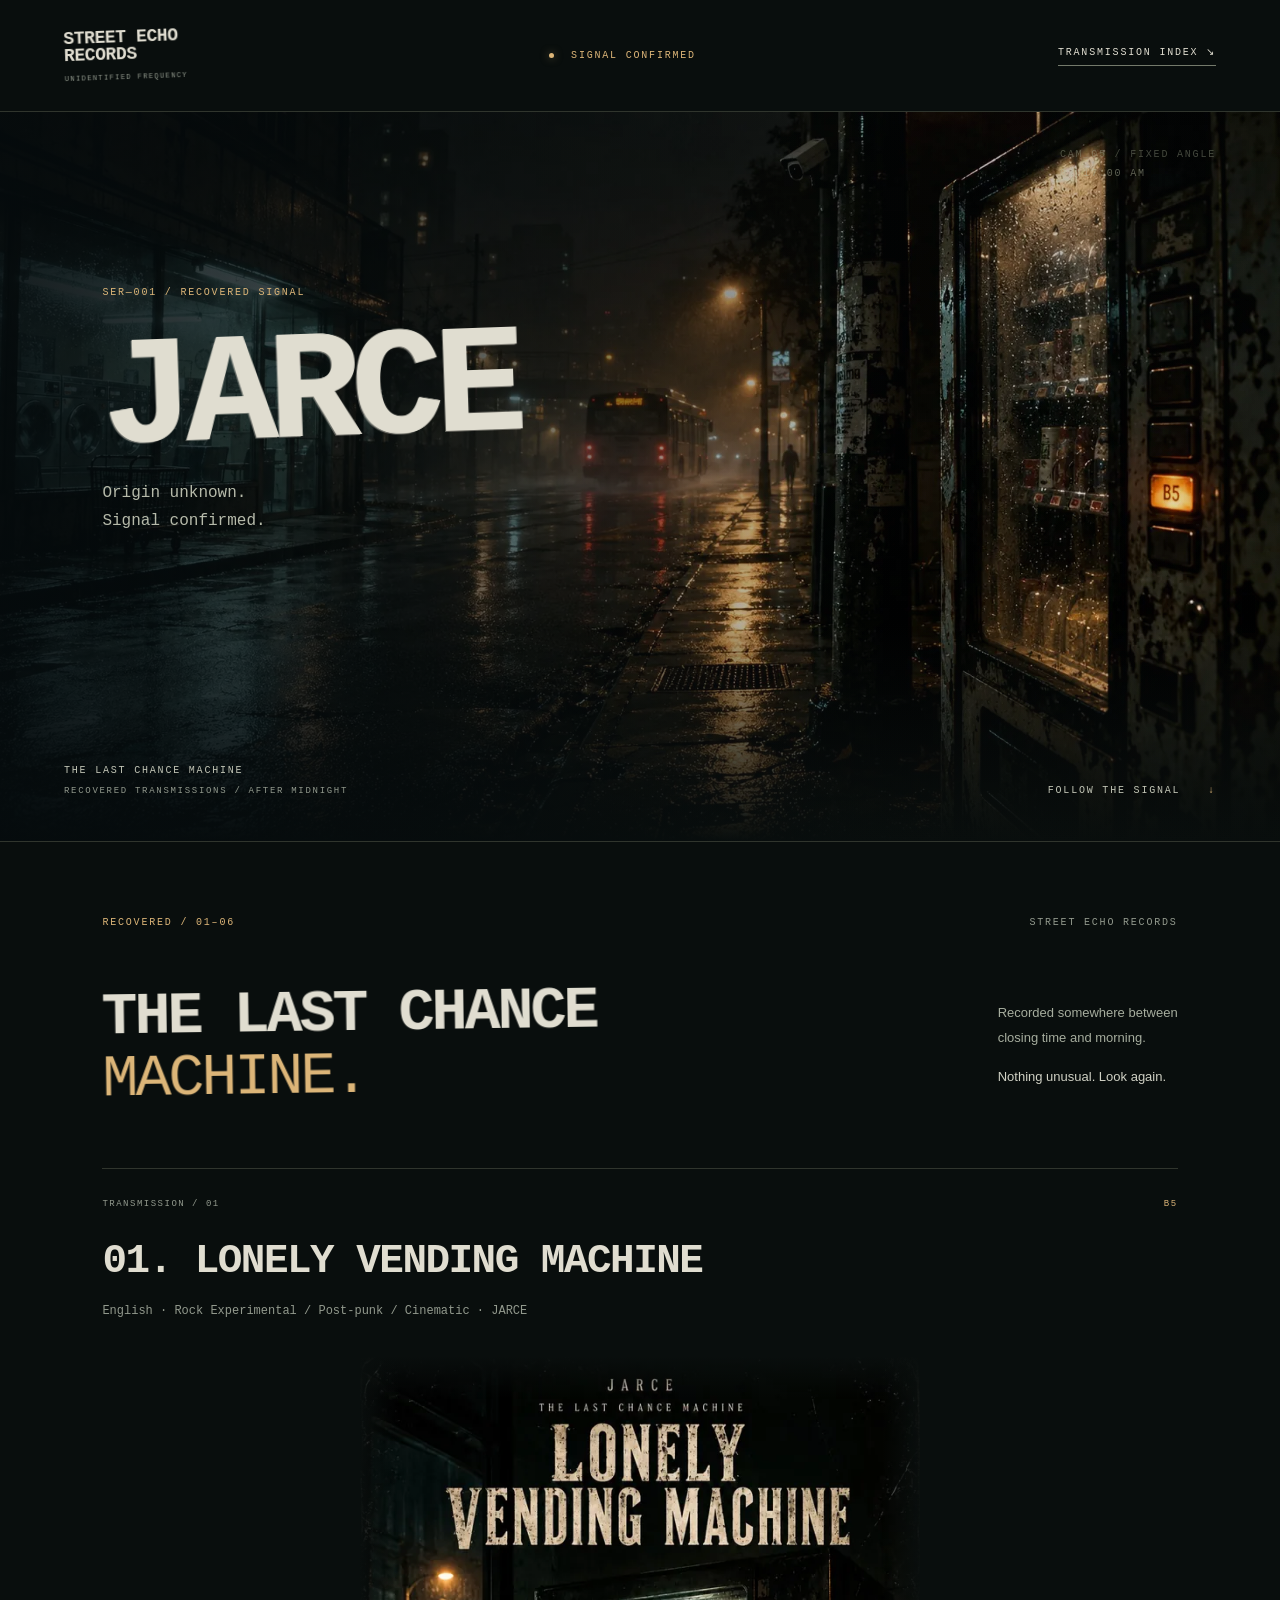
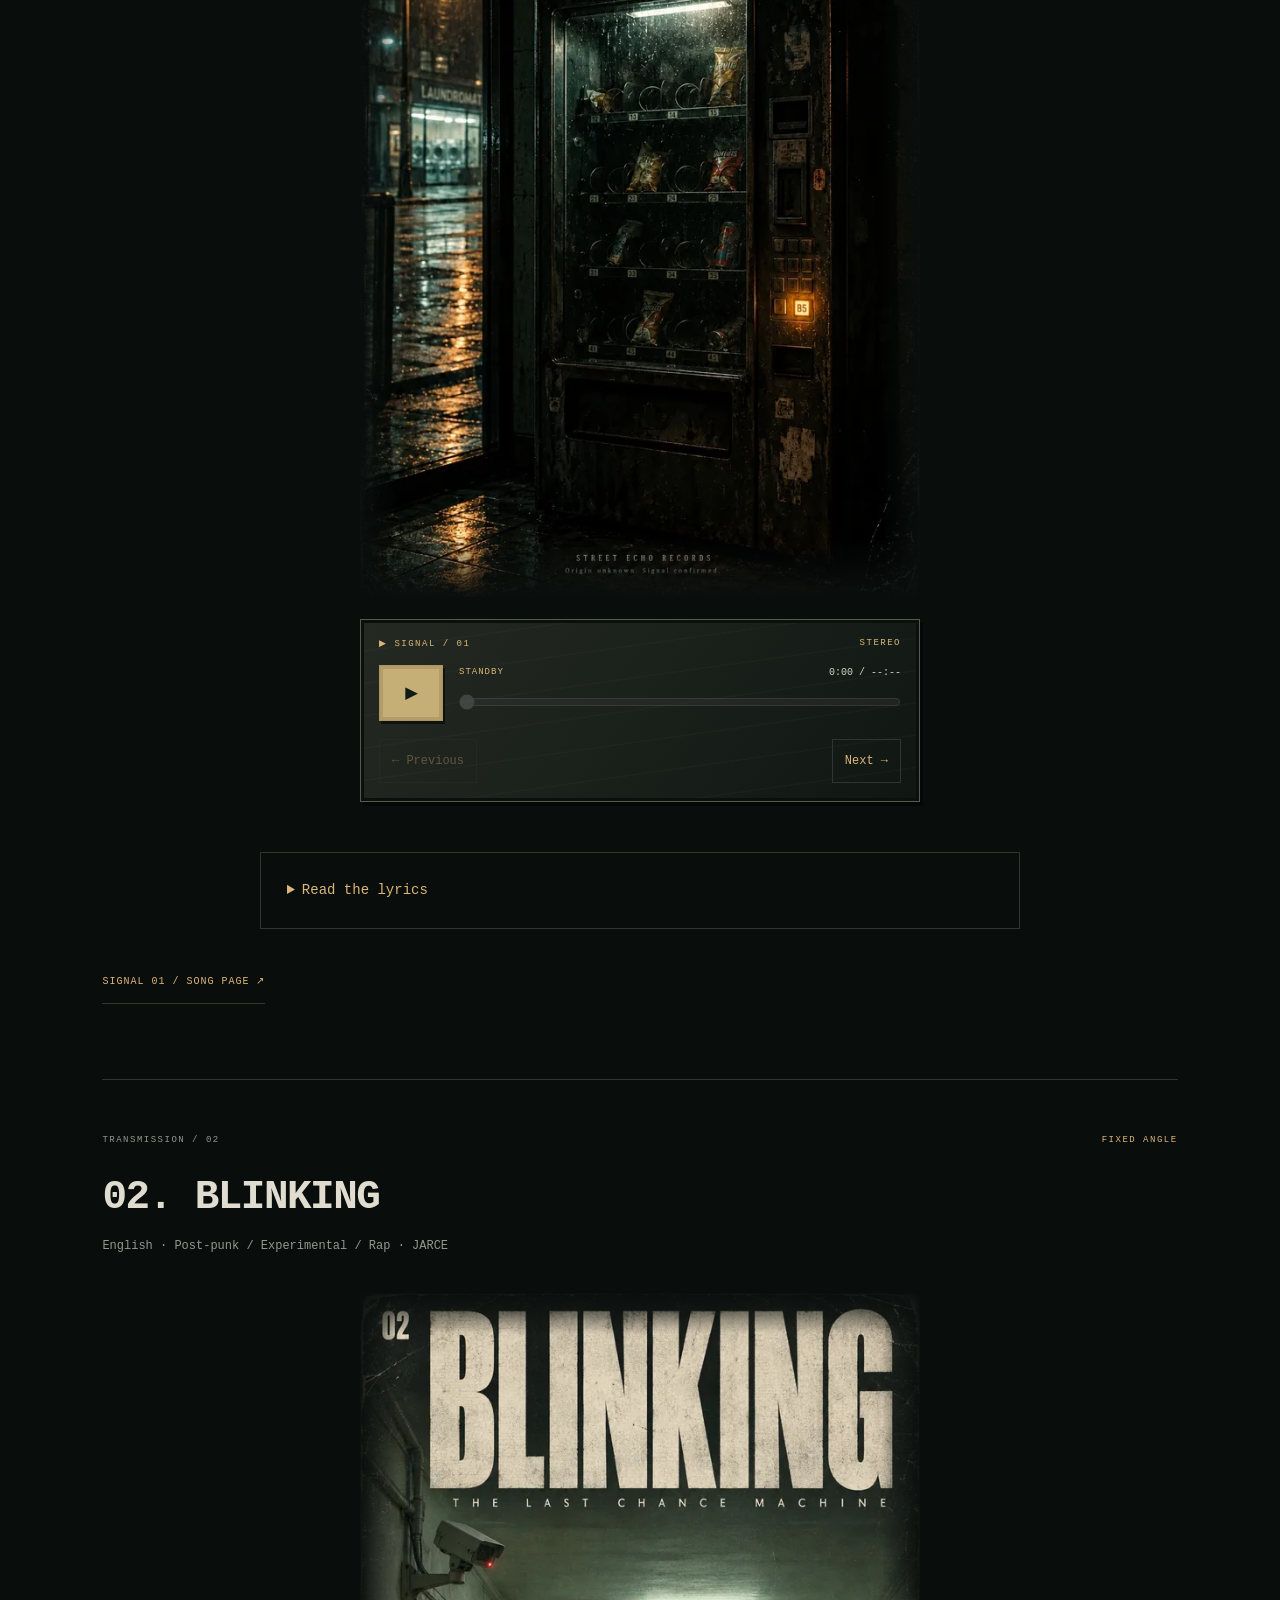
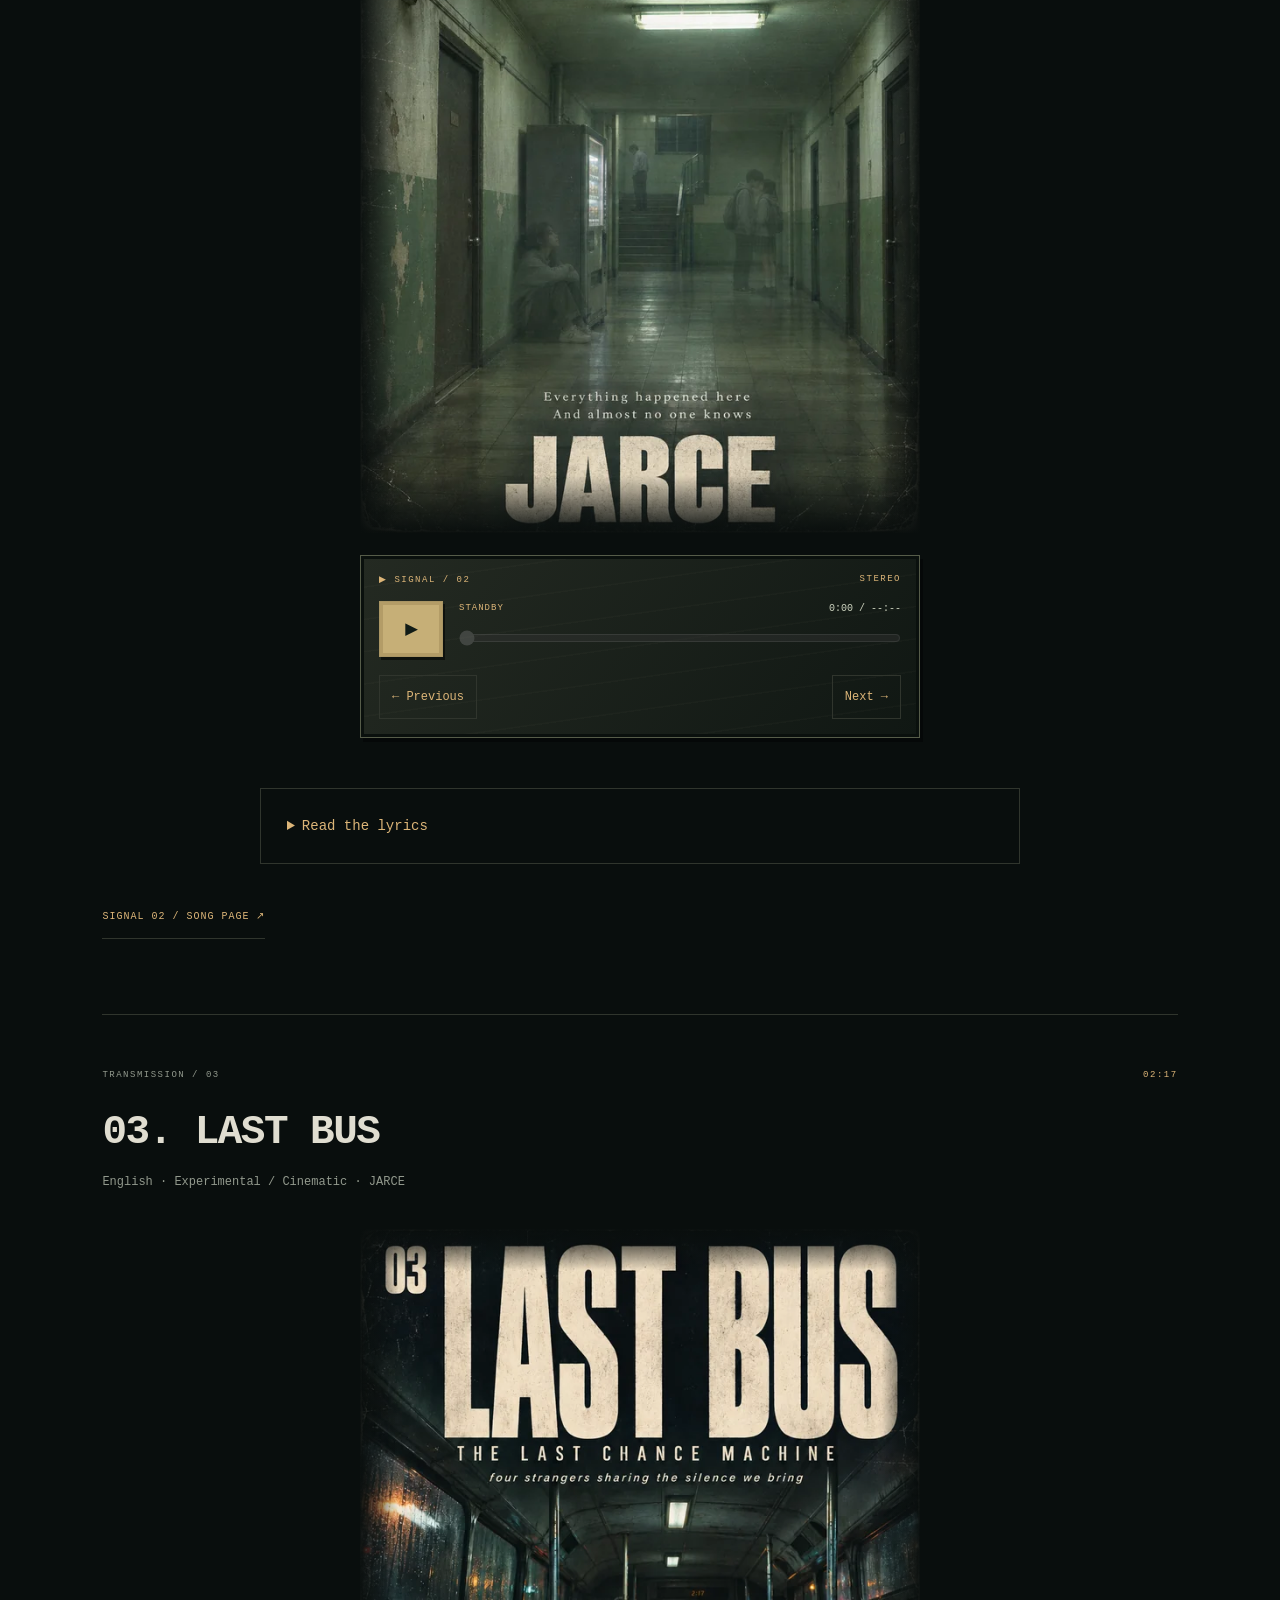
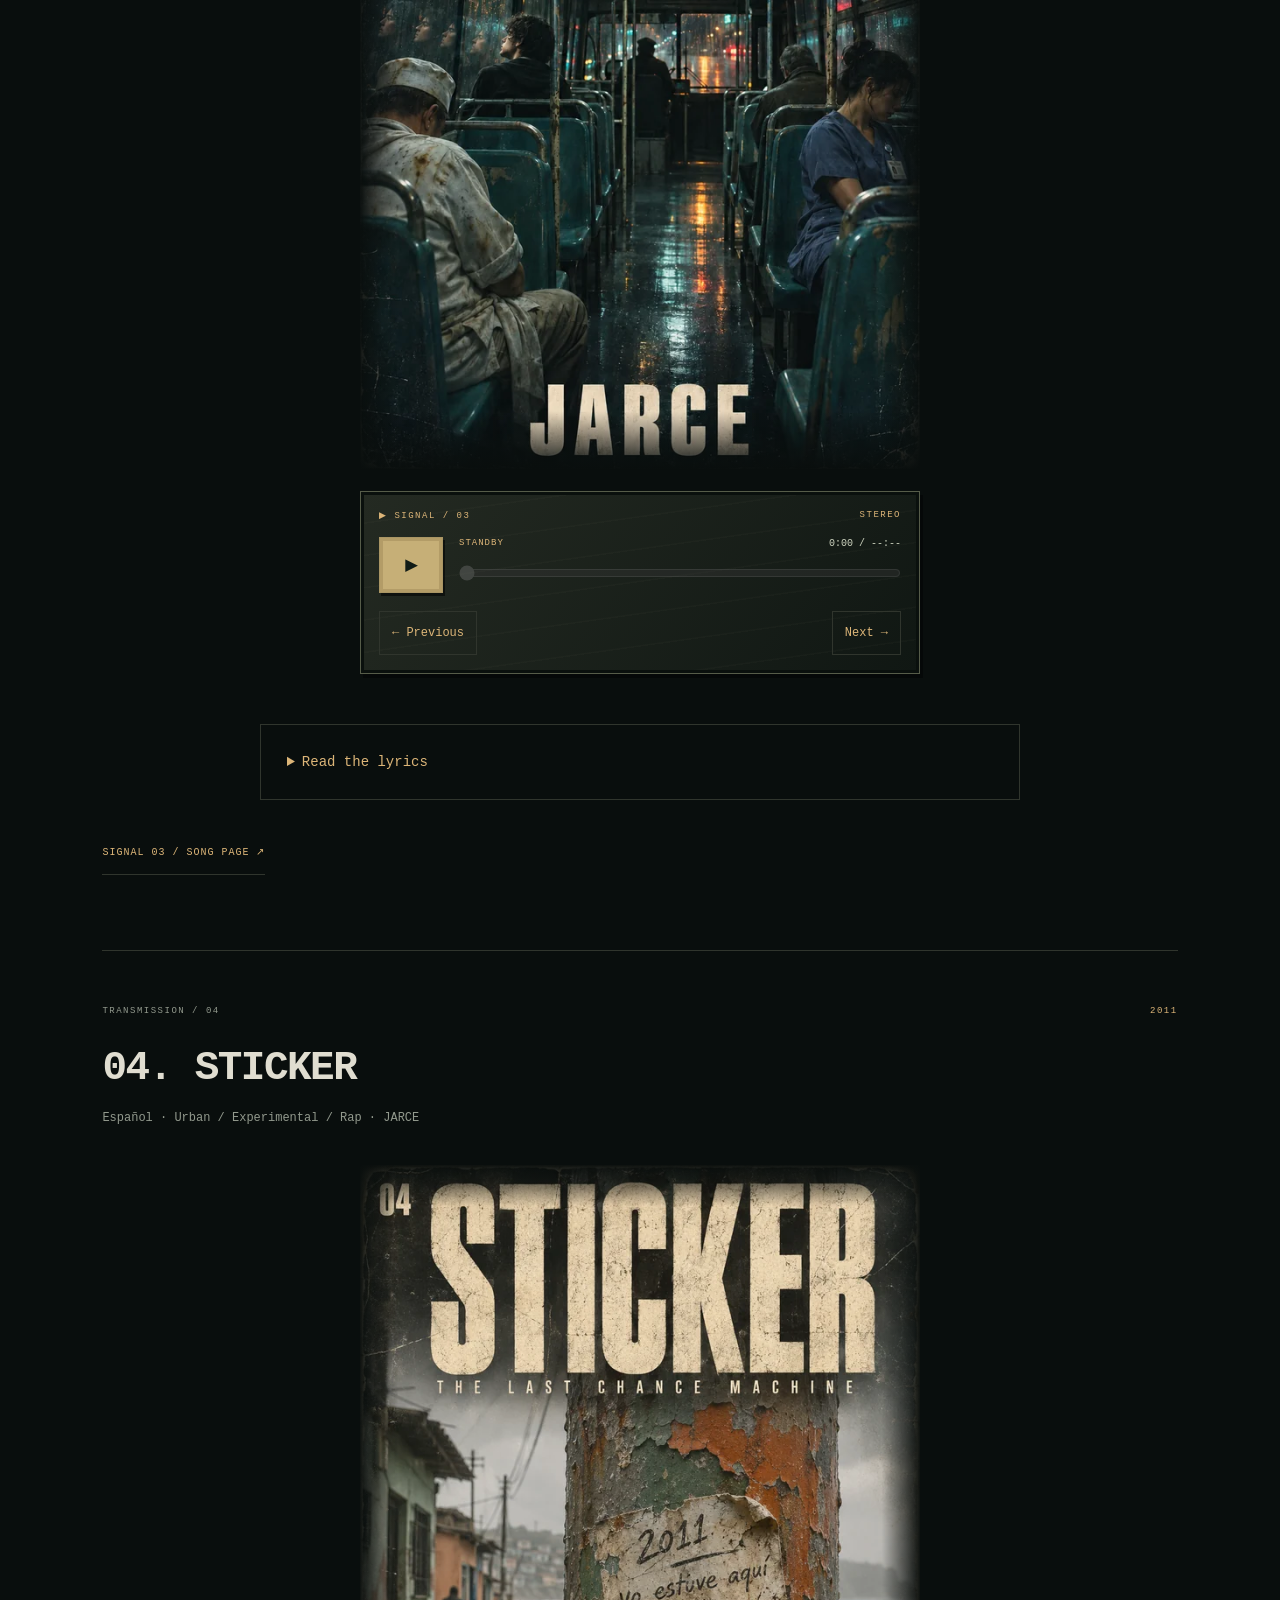
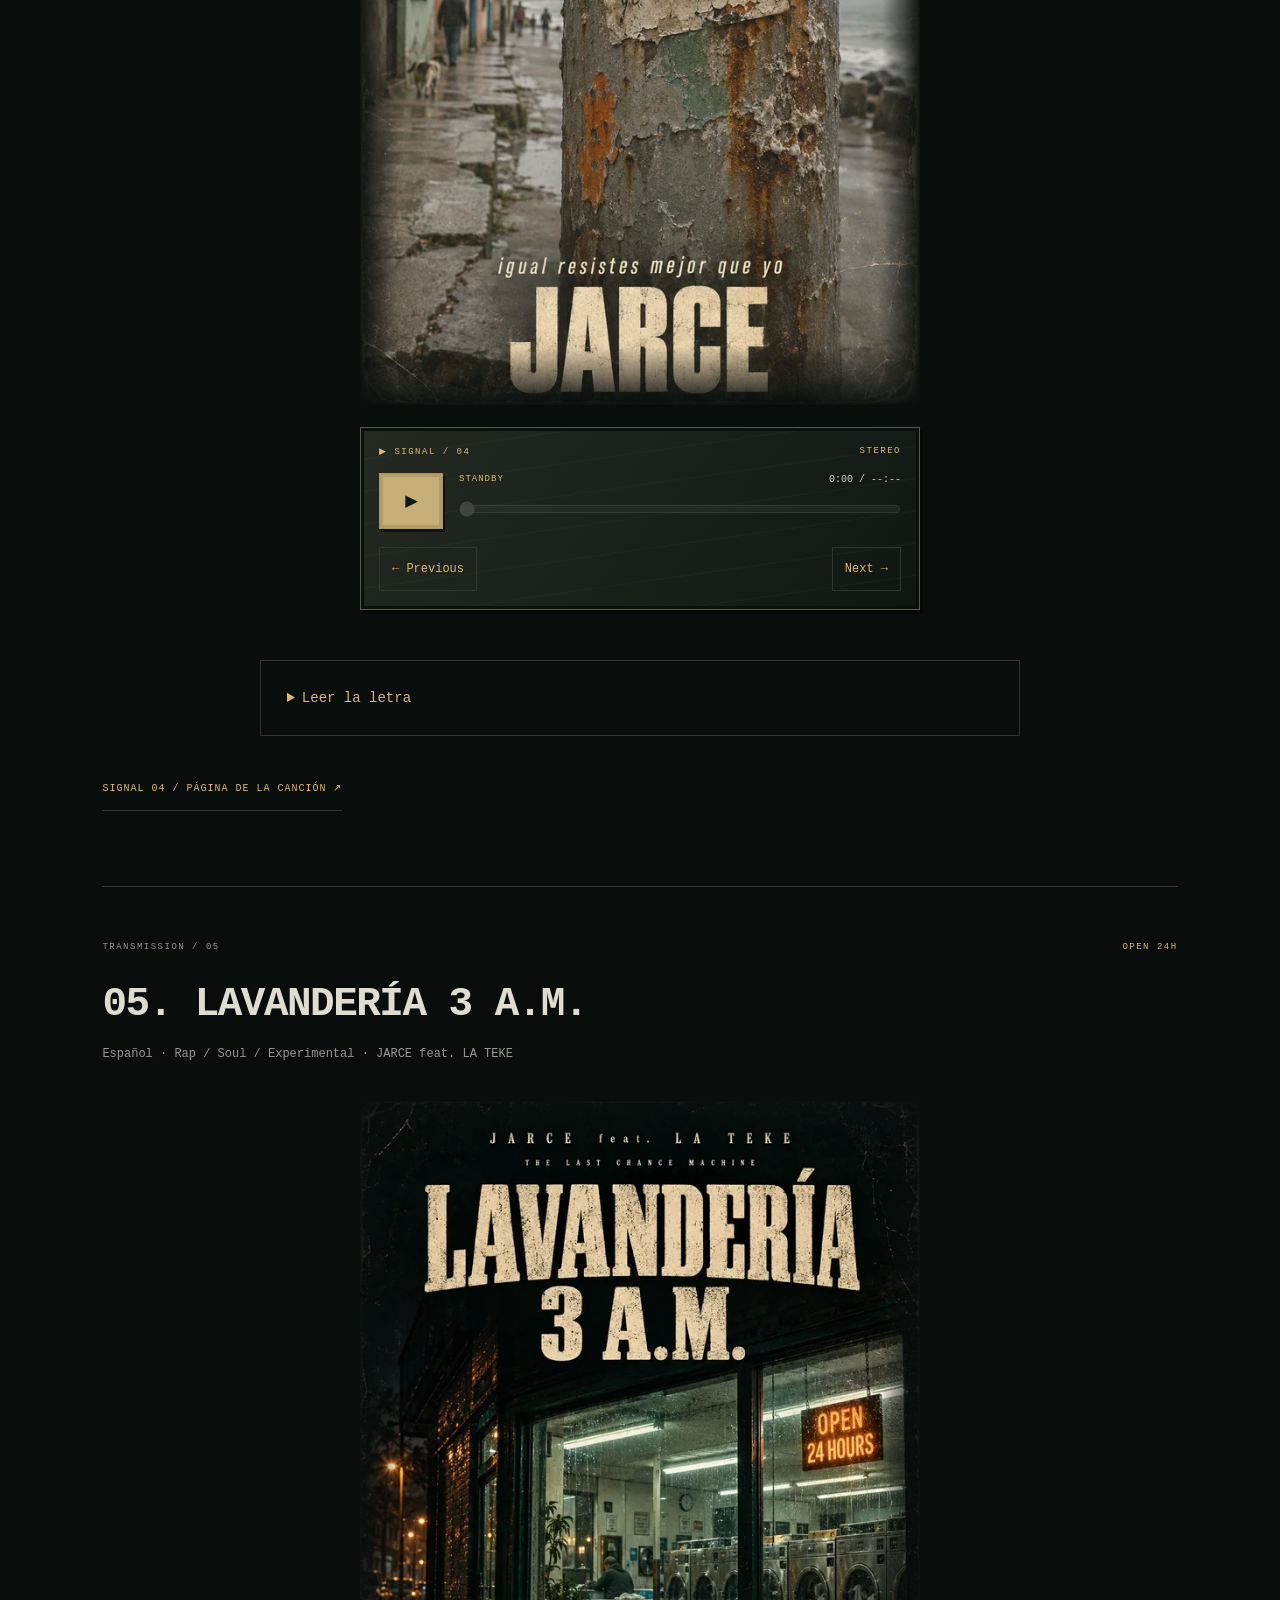
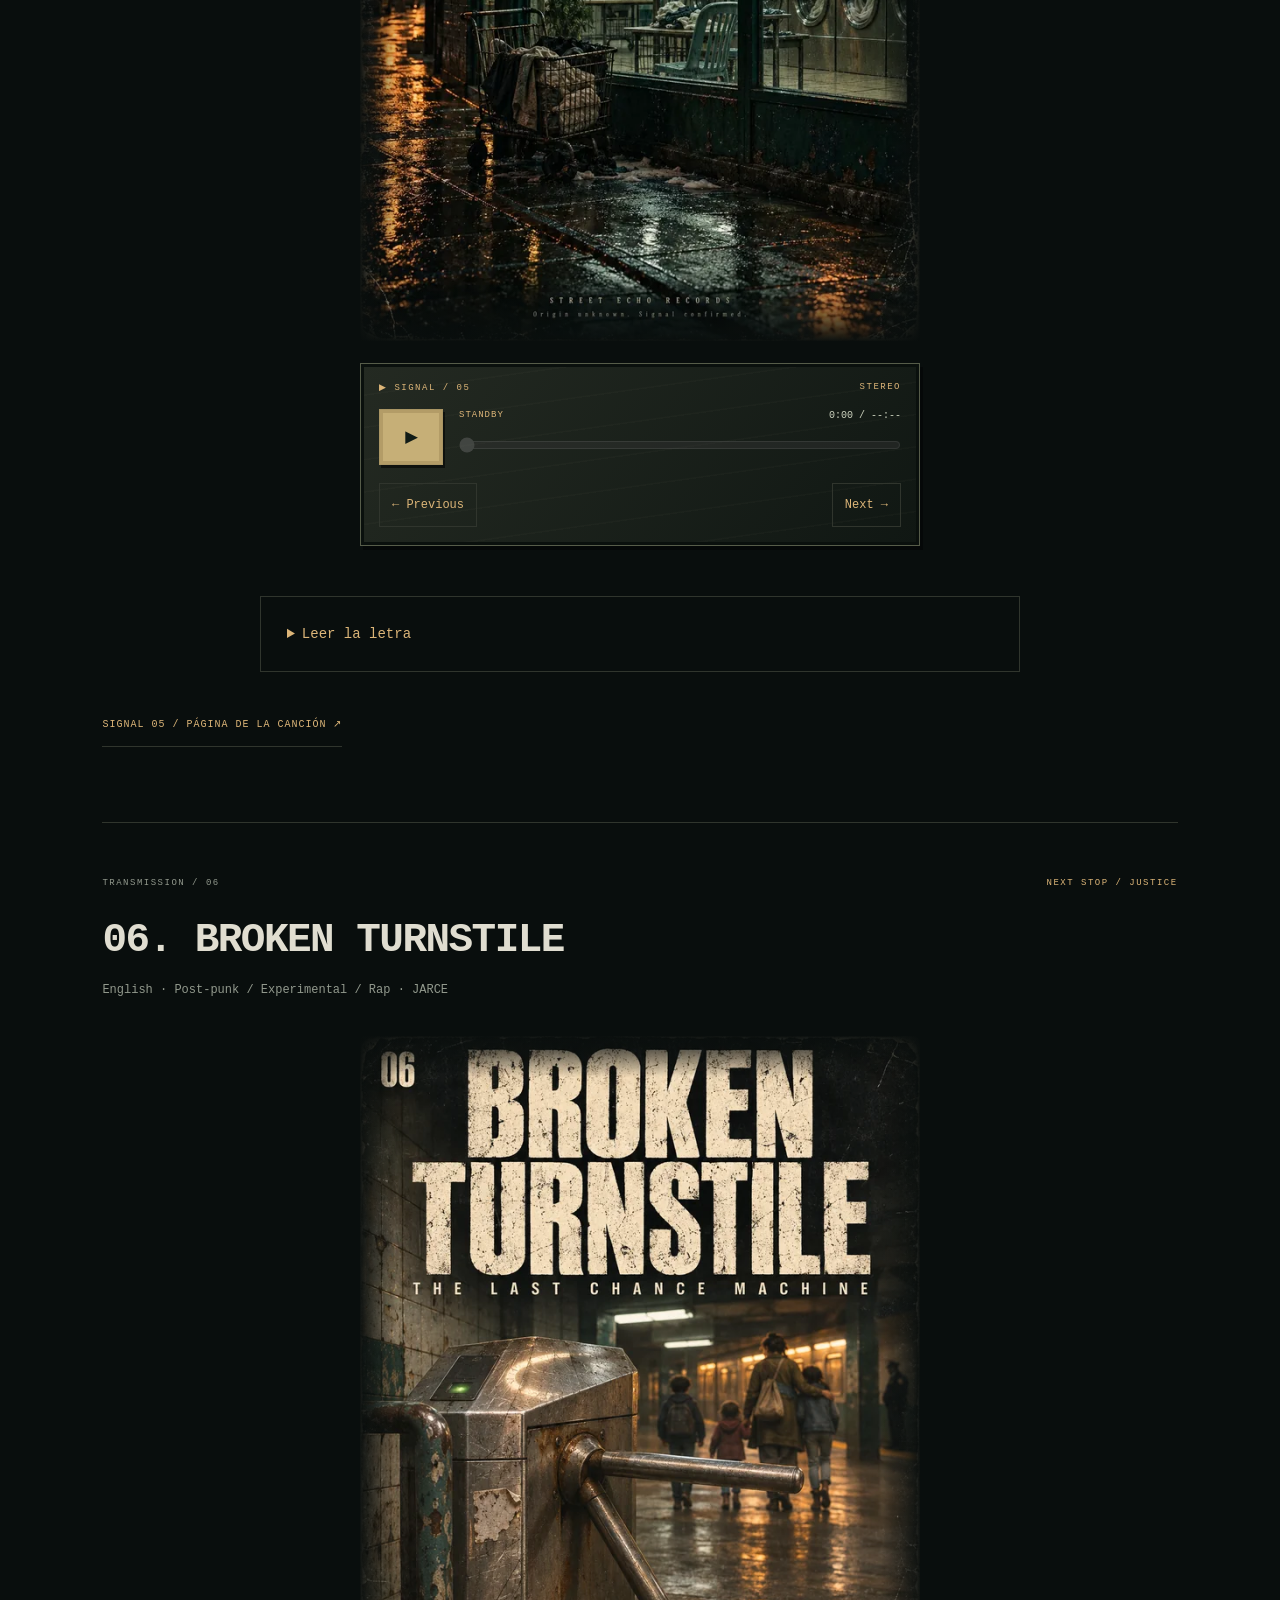
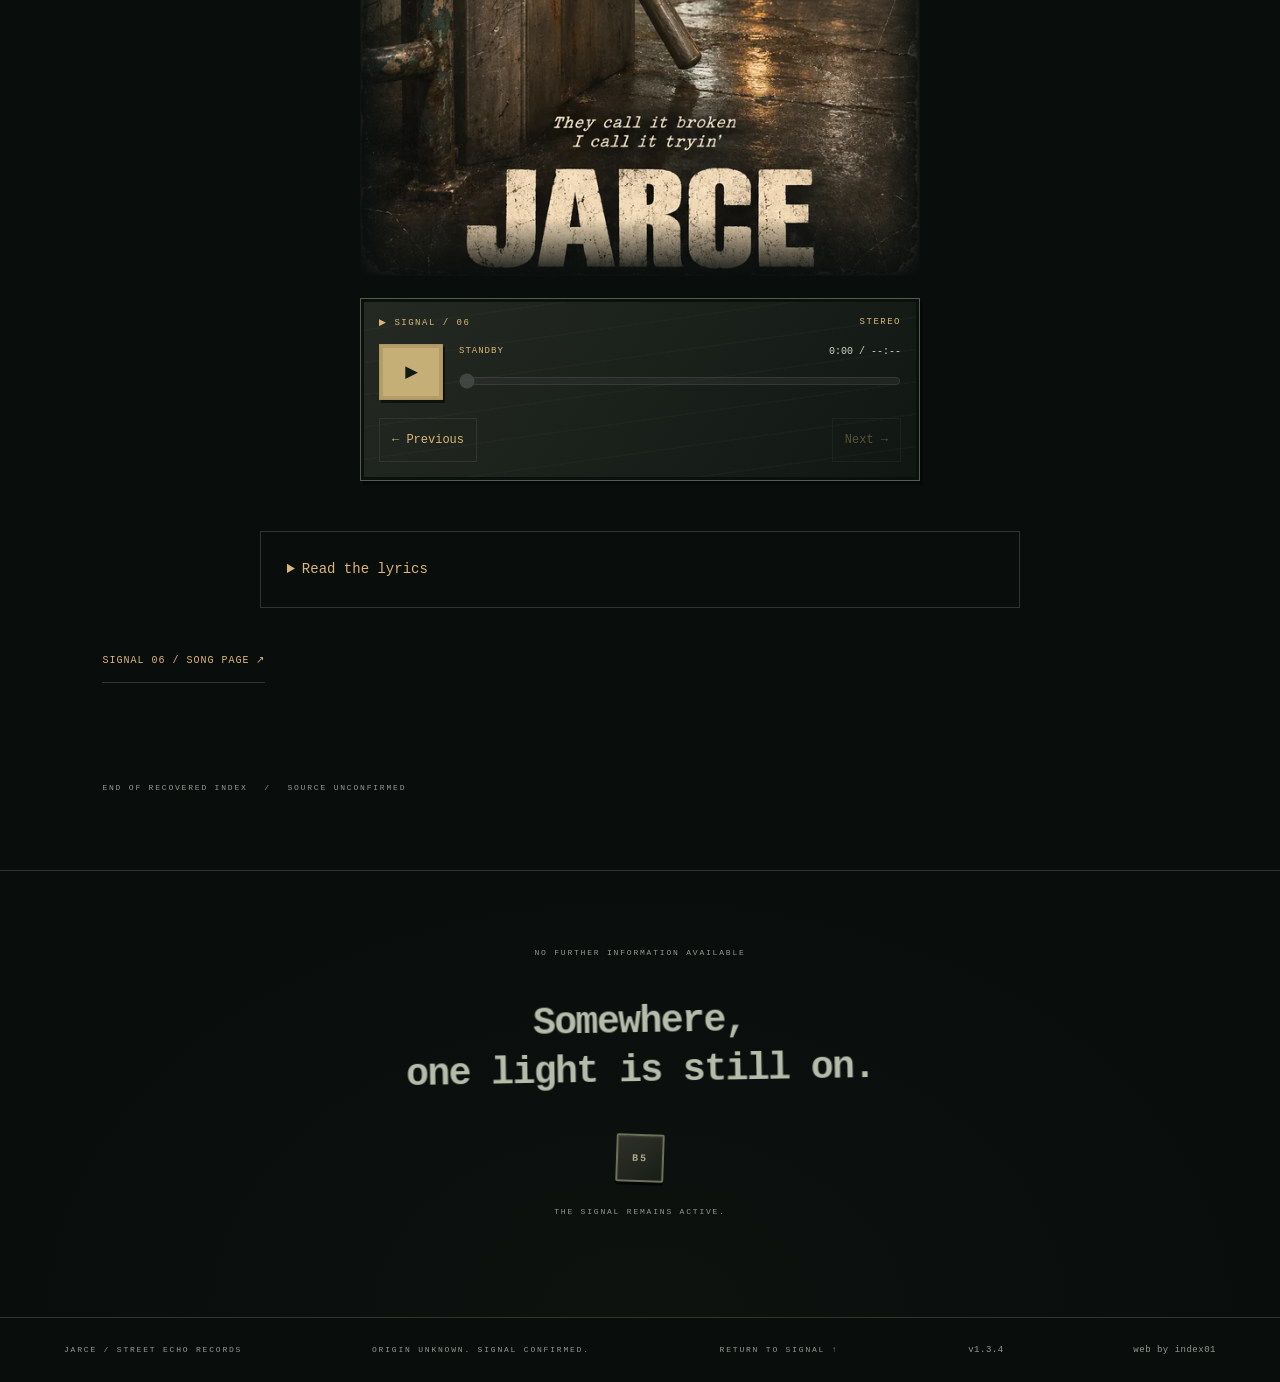
<file: index.html>
<!doctype html>
<html lang="en">
<head>
<meta charset="utf-8"><meta name="viewport" content="width=device-width, initial-scale=1">
<meta name="theme-color" content="#090e0d"><meta name="description" content="Listen to THE LAST CHANCE MACHINE by JARCE: six late-night transmissions in English and Spanish, with original posters and lyrics. Origin unknown.">
<title>JARCE / Signal confirmed.</title><link rel="preload" as="image" href="/assets/jarce-night-signal.webp" type="image/webp" fetchpriority="high"><link rel="stylesheet" href="/style.css?v=1.3.4"><script src="/signal.js?v=1.3.4" defer></script>

<link rel="canonical" href="https://jarce.online/">
<meta property="og:type" content="website">
<meta property="og:site_name" content="JARCE">
<meta property="og:locale" content="en_US">
<meta property="og:title" content="JARCE / Signal confirmed.">
<meta property="og:description" content="Listen to THE LAST CHANCE MACHINE by JARCE: six late-night transmissions in English and Spanish, with original posters and lyrics. Origin unknown.">
<meta property="og:url" content="https://jarce.online/">
<meta property="og:image" content="https://jarce.online/assets/og/home.jpg">
<meta property="og:image:secure_url" content="https://jarce.online/assets/og/home.jpg">
<meta property="og:image:type" content="image/jpeg">
<meta property="og:image:width" content="1200">
<meta property="og:image:height" content="630">
<meta property="og:image:alt" content="JARCE: Origin unknown. Signal confirmed. A rain-soaked street after midnight with a vending machine and B5 lit.">
<meta name="twitter:card" content="summary_large_image">
<meta name="twitter:title" content="JARCE / Signal confirmed.">
<meta name="twitter:description" content="Listen to THE LAST CHANCE MACHINE by JARCE: six late-night transmissions in English and Spanish, with original posters and lyrics. Origin unknown.">
<meta name="twitter:image" content="https://jarce.online/assets/og/home.jpg">
<meta name="twitter:image:alt" content="JARCE: Origin unknown. Signal confirmed. A rain-soaked street after midnight with a vending machine and B5 lit.">
<script type="application/ld+json">{"@context":"https://schema.org","@graph":[{"@type":"WebSite","@id":"https://jarce.online/#website","name":"JARCE","url":"https://jarce.online/","inLanguage":["en","es"]},{"@type":"MusicGroup","@id":"https://jarce.online/#jarce","name":"JARCE","url":"https://jarce.online/","description":"Music project with no confirmed public identity."},{"@type":"MusicAlbum","@id":"https://jarce.online/the-last-chance-machine/#album","name":"THE LAST CHANCE MACHINE","url":"https://jarce.online/the-last-chance-machine/","byArtist":{"@id":"https://jarce.online/#jarce"},"image":"https://jarce.online/assets/album-cover.jpg","numTracks":6,"albumProductionType":"https://schema.org/StudioAlbum","track":[{"@id":"https://jarce.online/transmissions/01-lonely-vending-machine/#recording"},{"@id":"https://jarce.online/transmissions/02-blinking/#recording"},{"@id":"https://jarce.online/transmissions/03-last-bus/#recording"},{"@id":"https://jarce.online/transmissions/04-sticker/#recording"},{"@id":"https://jarce.online/transmissions/05-lavanderia-3am/#recording"},{"@id":"https://jarce.online/transmissions/06-broken-turnstile/#recording"}]}]}</script>
<link rel="manifest" href="/manifest.webmanifest"><link rel="apple-touch-icon" href="/assets/icons/icon-180.png"><meta name="apple-mobile-web-app-capable" content="yes"><meta name="mobile-web-app-capable" content="yes"><meta name="apple-mobile-web-app-title" content="JARCE"><meta name="apple-mobile-web-app-status-bar-style" content="black"><script src="/pwa.js?v=1.3.4" defer></script><link rel="icon" type="image/x-icon" href="/favicon.ico?v=b5"><link rel="icon" type="image/png" sizes="192x192" href="/assets/icons/icon-192.png"></head>
<body>
<svg class="ink-filter" aria-hidden="true" xmlns="http://www.w3.org/2000/svg"><defs><filter id="worn-ink" x="-3%" y="-5%" width="106%" height="110%"><feTurbulence type="fractalNoise" baseFrequency=".55" numOctaves="3" seed="17" result="grain"/><feColorMatrix in="grain" type="luminanceToAlpha"/><feComponentTransfer result="holes"><feFuncA type="discrete" tableValues="0 0 0 0 0 0 0 0 0 1"/></feComponentTransfer><feComposite in="SourceGraphic" in2="holes" operator="out"/></filter></defs></svg>
<a class="skip" href="#transmissions">Skip to transmissions</a>
<header><a class="label" href="#">STREET ECHO<br>RECORDS<span class="frequency">UNIDENTIFIED FREQUENCY</span></a><span class="status"><i></i> SIGNAL CONFIRMED</span><a href="#transmissions" class="archive-link">TRANSMISSION INDEX ↘</a></header>
<main>
<section class="hero" aria-labelledby="identity">
<div class="scene" aria-hidden="true"><div class="wall"></div><div class="conduit"></div><div class="machine"><div class="machine-sign">LAST CHANCE</div><div class="glass"><div class="shelves"></div><div class="reflection"></div></div><div class="panel"><span>02:17</span><div class="keys">· · ·<br>· · ·<br>· · ·</div><b>B5</b><div class="slot"></div></div><div class="tray"></div></div><div class="floor"></div><div class="light-spill"></div></div>
<div class="camera-tag">CAM_05 / FIXED ANGLE<br><span>02:17:00 AM</span></div>
<div class="hero-copy"><p class="eyebrow">SER—001 / RECOVERED SIGNAL</p><h1 id="identity">JARCE</h1><p class="origin">Origin unknown.<br>Signal confirmed.</p></div>
<div class="hero-bottom"><span>THE LAST CHANCE MACHINE<br><small>RECOVERED TRANSMISSIONS / AFTER MIDNIGHT</small></span><a href="#transmissions">FOLLOW THE SIGNAL <span>↓</span></a></div>
</section>
<section class="archive" id="transmissions" aria-labelledby="archive-title"><div class="section-top"><p class="eyebrow">RECOVERED / 01–06</p><span>STREET ECHO RECORDS</span></div><div class="archive-heading"><h2 id="archive-title"><a href="/the-last-chance-machine/">The last chance<br><em>machine.</em></a></h2><p>Recorded somewhere between<br>closing time and morning.<br><span>Nothing unusual. Look again.</span></p></div>
<div class="poster-logs"><article class="transmission" id="01_lonely_vending_machine" aria-labelledby="track-01">
<div class="transmission-meta"><span>TRANSMISSION / 01</span><span>B5</span></div>
<div class="song-heading"><h3 class="track" id="track-01">01. LONELY VENDING MACHINE</h3><p>English · Rock Experimental / Post-punk / Cinematic · JARCE</p></div>
<div class="song-layout song-layout--solo"><div class="song-art"><a class="poster-link" href="/assets/01_lonely_vending_machine-v2.webp" aria-label="View full poster: Lonely Vending Machine"><img src="/assets/01_lonely_vending_machine-v2.webp" srcset="/assets/01_lonely_vending_machine-v2-640.webp 640w, /assets/01_lonely_vending_machine-v2.webp 1024w" sizes="(max-width: 700px) 88vw, 560px" width="1024" height="1536" loading="lazy" decoding="async" alt="Lonely Vending Machine by JARCE: a weathered vending machine with B5 glowing amber beside a rain-soaked street, beneath distressed cream lettering."></a><div class="signal-player" data-title="Lonely Vending Machine"><div class="deck-label"><span>▶ SIGNAL / 01</span><span>STEREO</span></div><audio controls preload="none" aria-label="Lonely Vending Machine" src="/assets/music/01_lonely_vending_machine.mp3">Your browser does not support audio. <a href="/assets/music/01_lonely_vending_machine.mp3">Listen to Lonely Vending Machine</a>.</audio></div></div></div><details class="inline-lyrics" lang="en"><summary>Read the lyrics</summary><section class="lyrics" aria-label="Lonely Vending Machine lyrics"><p class="eyebrow">FIELD TRANSCRIPT / 01</p><section class="stanza"><h4>[Verse 1]</h4><p>You only talked to me<br>When all the shops were closed<br>Crinkled bills and tired eyes<br>Same hoodie<br>Same low hopes<br>You'd lean your head<br>On the scratched-up glass<br>Mouth the words "last chance"<br>Then press B5 and laugh</p></section>
<section class="stanza"><h4>[Chorus]</h4><p>I'm just a lonely vending machine<br>Full of your midnight routines<br>Candy bars and quiet confessions<br>Half-priced drinks<br>Full-priced lessons<br>You never stayed<br>You just took what you need<br>Left fingerprints and a trembling key<br>Still I light up every time that you walk in<br>Your lonely vending machine</p></section>
<section class="stanza"><h4>[Verse 2]</h4><p>You told me you'd move out<br>"This town's too small for dreams"<br>I blinked my little numbers<br>Tried to freeze the scene<br>You kicked my base<br>When your card got declined<br>Said<br>"Guess that fits<br>This whole life of mine" (oh-oh)</p></section>
<section class="stanza"><h4>[Chorus]</h4><p>I'm just a lonely vending machine<br>Full of your midnight routines<br>Candy bars and quiet confessions<br>Half-priced drinks<br>Full-priced lessons<br>You never stayed<br>You just took what you need<br>Left fingerprints and a trembling key<br>Still I light up every time that you walk in<br>Your lonely vending machine</p></section>
<section class="stanza"><h4>[Bridge]</h4><p>They cleaned the hall last week<br>New paint<br>Fresh tile<br>Bright white<br>I heard you laugh downstairs<br>Sounded lighter<br>Sounded right<br>You passed me by<br>Didn't even need a drink<br>But I blinked hello<br>Till my last bulb winked</p></section>
<section class="stanza"><h4>[Chorus - Final]</h4><p>I'm just a lonely vending machine<br>Ghost of your old sixteens<br>Empty rows and faded stickers<br>Quiet now<br>The clock ticks quicker<br>You learned to leave<br>I learned how to wait<br>Glass full of yesterday's ache<br>Still I light up in the dark of your memory<br>Your lonely vending machine (yeah)<br>Your lonely vending machine</p></section></section></details><a class="record-link" href="/transmissions/01-lonely-vending-machine/">SIGNAL 01 / SONG PAGE ↗</a></article>
<article class="transmission" id="02_blinking" aria-labelledby="track-02"><div class="transmission-meta"><span>TRANSMISSION / 02</span><span>FIXED ANGLE</span></div><div class="song-heading"><h3 class="track" id="track-02">02. BLINKING</h3><p>English · Post-punk / Experimental / Rap · JARCE</p></div><div class="song-layout song-layout--solo"><div class="song-art"><a class="poster-link" href="/assets/02_blinking.webp" aria-label="View full poster: Blinking"><img src="/assets/02_blinking.webp" srcset="/assets/02_blinking-640.webp 640w, /assets/02_blinking.webp 1024w" sizes="(max-width: 700px) 88vw, 560px" width="1024" height="1536" loading="lazy" decoding="async" alt="A hallway security camera with a tiny red light watches translucent memories in a worn green corridor."></a><div class="signal-player" data-title="Blinking"><div class="deck-label"><span>▶ SIGNAL / 02</span><span>STEREO</span></div><audio controls preload="none" aria-label="Blinking" src="/assets/music/02_blinking.mp3">Your browser does not support audio. <a href="/assets/music/02_blinking.mp3">Listen to Blinking</a>.</audio></div></div></div><details class="inline-lyrics" lang="en"><summary>Read the lyrics</summary><section class="lyrics" aria-label="Blinking lyrics"><p class="eyebrow">FIELD TRANSCRIPT / 02</p><section class="stanza"><h4>[Verse 1]</h4><p>Buzzing light<br>Plastic eye in the ceiling<br>Red dot blinking<br>Never really sleeping<br>Two kids in hoodies<br>Backpacks on one strap<br>Awkward laughter<br>Hands that barely tap<br>Then sudden quiet<br>They both lean in<br>A quick first kiss<br>Like they&#x27;re scared of the wind</p></section><section class="stanza"><h4>[Chorus]</h4><p>Hallway camera<br>Sees it<br>Saves it<br>Years go past and<br>No one plays it<br>Little lives in a metal box<br>Ghosts on a glowing screen<br>Only time anyone looks<br>Is when somebody screams</p></section><section class="stanza"><h4>[Verse 2]</h4><p>Tile floor colder<br>Winter of fifteen<br>Girl with smeared makeup<br>Tucked behind the machine<br>Phone on silent<br>Buzzing in her hand<br>She folds like paper<br>Trying just to stand<br>Mouth saying &quot;please&quot;<br>But there is no name<br>Just a private storm<br>In a public frame</p></section><section class="stanza"><h4>[Chorus]</h4><p>Hallway camera<br>Sees it<br>Saves it<br>Years go past and<br>No one plays it<br>Little lives in a metal box<br>Ghosts on a glowing screen<br>Only time anyone looks<br>Is when somebody screams</p></section><section class="stanza"><h4>[Bridge]</h4><p>Man in a work shirt<br>Pacing by the door (yeah)<br>Practicing sentences<br>He&#x27;s said before<br>&quot;I&#x27;m sorry for the shouting<br>I&#x27;m trying to change&quot;<br>He mouths it to the exit sign<br>Like it can rearrange<br>He smooths his hair<br>Checks his ring<br>Looks small<br>Then he climbs the stairs<br>Or he doesn&#x27;t at all</p></section><section class="stanza"><h4>[Chorus - Final]</h4><p>Hallway camera<br>Sees it<br>Saves it<br>Years go past and<br>No one plays it<br>First kiss<br>Breakdown<br>Mumbled apology<br>All of it waiting in the dark<br>For some catastrophe</p></section><section class="stanza"><h4>[Outro]</h4><p>Blinking light<br>Keeps blinking on<br>Same dull angle<br>Long after we&#x27;re gone<br>Whole little worlds<br>In that quiet glow<br>Everything happened here<br>And almost no one knows</p></section></section></details><a class="record-link" href="/transmissions/02-blinking/">SIGNAL 02 / SONG PAGE ↗</a></article>
<article class="transmission" id="03_last_bus" aria-labelledby="track-03"><div class="transmission-meta"><span>TRANSMISSION / 03</span><span>02:17</span></div><div class="song-heading"><h3 class="track" id="track-03">03. LAST BUS</h3><p>English · Experimental / Cinematic · JARCE</p></div><div class="song-layout song-layout--solo"><div class="song-art"><a class="poster-link" href="/assets/03_last_bus.webp" aria-label="View full poster: Last Bus"><img src="/assets/03_last_bus.webp" srcset="/assets/03_last_bus-640.webp 640w, /assets/03_last_bus.webp 1024w" sizes="(max-width: 700px) 88vw, 560px" width="1024" height="1536" loading="lazy" decoding="async" alt="Four tired passengers on a rain-soaked night bus, with recessed ceiling lights and a discreet 2:17 clock."></a><div class="signal-player" data-title="Last Bus"><div class="deck-label"><span>▶ SIGNAL / 03</span><span>STEREO</span></div><audio controls preload="none" aria-label="Last Bus" src="/assets/music/03_last_bus.mp3">Your browser does not support audio. <a href="/assets/music/03_last_bus.mp3">Listen to Last Bus</a>.</audio></div></div></div><details class="inline-lyrics" lang="en"><summary>Read the lyrics</summary><section class="lyrics" aria-label="Last Bus lyrics"><p class="eyebrow">FIELD TRANSCRIPT / 03</p><section class="stanza"><h4>[Intro]</h4><p>2:17<br>same seat, same dream<br>bright sign cutting through the steam<br>(I&#x27;m back again)</p></section><section class="stanza"><h4>[Verse 1]</h4><p>Driver don&#x27;t ask, just nods<br>coins slide, eyes tired of the job<br>I walk past flickering ads, torn seams<br>graffiti ghosts on the plastic seats<br>Out here, silence hums loud<br>city half-sleeping, worn-out crowd<br>every window a warped TV<br>showing versions of who I might be</p></section><section class="stanza"><h4>[Chorus]</h4><p>Last bus of the night, 2:17<br>rolling through the dark like a slow machine<br>half-awake hearts and a few dim beams<br>we all ride our own bad dreams<br>Last bus of the night, same routine<br>same four faces in the in-between<br>nowhere to run, nowhere to lean<br>so we ride till we rinse it clean (yeah)</p></section><section class="stanza"><h4>[Verse 2]</h4><p>Cook got stains on his shoes<br>smells like smoke, salt, old news<br>head on the glass, still in his whites<br>mouthing recipes under bus lights<br>Nurse with a badge on a tangled chain<br>scrolls through names, shakes off pain<br>purple marks where the gloves once pressed<br>whole shift living on her aching chest<br>Me? I just ride, I just glide<br>ticket to nowhere, killing the time<br>buying a corner of borrowed peace<br>while the city exhales in broken beats</p></section><section class="stanza"><h4>[Chorus]</h4><p>Last bus of the night, 2:17<br>rolling through the dark like a slow machine<br>half-awake hearts and a few dim beams<br>we all ride our own bad dreams<br>Last bus of the night, same routine<br>same four faces in the in-between<br>nowhere to run, nowhere to lean<br>so we ride till we rinse it clean (oh)</p></section><section class="stanza"><h4>[Bridge]</h4><p>Stops slide by<br>names I never read right<br>I&#x27;m not going home<br>just staying in motion tonight<br>If they see me<br>they don&#x27;t say a thing<br>four strangers sharing<br>the silence we bring</p></section><section class="stanza"><h4>[Chorus - Final]</h4><p>Last bus of the night, 2:17<br>rolling through the dark like a slow machine<br>half-awake hearts and a few dim beams<br>we all ride our own bad dreams<br>Last bus of the night, same routine<br>same four faces in the in-between<br>doors hiss open on an empty street<br>and we fade, like a half-lost beat</p></section></section></details><a class="record-link" href="/transmissions/03-last-bus/">SIGNAL 03 / SONG PAGE ↗</a></article>
<article class="transmission" id="04_sticker" aria-labelledby="track-04"><div class="transmission-meta"><span>TRANSMISSION / 04</span><span>2011</span></div><div class="song-heading"><h3 class="track" id="track-04">04. STICKER</h3><p>Español · Urban / Experimental / Rap · JARCE</p></div><div class="song-layout song-layout--solo"><div class="song-art"><a class="poster-link" href="/assets/04_sticker.webp" aria-label="View full poster: Sticker"><img src="/assets/04_sticker.webp" srcset="/assets/04_sticker-640.webp 640w, /assets/04_sticker.webp 1024w" sizes="(max-width: 700px) 88vw, 560px" width="1024" height="1536" loading="lazy" decoding="async" alt="A weathered sticker marked 2011 and yo estuve aquí survives on a rusty coastal street pole."></a><div class="signal-player" data-title="Sticker"><div class="deck-label"><span>▶ SIGNAL / 04</span><span>STEREO</span></div><audio controls preload="none" aria-label="Sticker" src="/assets/music/04_sticker.mp3">Your browser does not support audio. <a href="/assets/music/04_sticker.mp3">Listen to Sticker</a>.</audio></div></div></div><details class="inline-lyrics" lang="es"><summary>Leer la letra</summary><section class="lyrics" aria-label="Sticker lyrics"><p class="eyebrow">FIELD TRANSCRIPT / 04</p><section class="stanza"><h4>[Verso 1]</h4><p>Pegado al poste<br>vereda rota, lluvia gris<br>año dos mil once escrito a mano<br>&quot;yo estuve aquí&quot;<br>Trece inviernos<br>sal en el aire, óxido<br>pasan bebés, luego son padres<br>y tú sigues sólido<br>Bro que te puso<br>ya ni vive en la cuadra<br>cambió de número, cambió de cara<br>cambió de mapa<br>Pero tu tinta<br>aguanta el viento en la esquina<br>como una firma chiquitita<br>gritando &quot;nadie se olvida&quot;</p></section><section class="stanza"><h4>[Coro]</h4><p>Sticker que no se va<br>pintan encima, sigues igual<br>te tragas sol, te traga el mar<br>pero en el poste vuelves a hablar<br>Sticker que no se va (ey)<br>el tiempo pasa, tú te quedás<br>si ya ni sabe quién te pegó<br>igual resistes mejor que yo</p></section><section class="stanza"><h4>[Verso 2]</h4><p>Cuatro capas<br>de brocha municipal<br>verde, naranja, gris cemento<br>intentando borrar señal<br>Dos tormentas<br>charcos suben a tus pies<br>árboles caen, techos vuelan<br>tú solo dices &quot;después&quot;<br>Foto borrosa<br>en el feed de alguien por ahí<br>un fondo sucio, tu silueta<br>casi que sale de perfil<br>Eres recuerdo<br>que se le perdió al dueño<br>pero en el barrio eres testigo<br>de cada cambio, de cada sueño</p></section><section class="stanza"><h4>[Coro]</h4><p>Sticker que no se va<br>pintan encima, sigues igual<br>te tragas sol, te traga el mar<br>pero en el poste vuelves a hablar<br>Sticker que no se va (yeah)<br>el tiempo pasa, tú te quedás<br>si ya ni sabe quién te pegó<br>igual resistes mejor que yo</p></section><section class="stanza"><h4>[Bridge]</h4><p>Cuántas mudanzas viste pasar<br>cuántos &quot;te llamo&quot; que nunca más<br>cuando te arranquen, si es que al final<br>queda la marca de lo que fue real</p></section><section class="stanza"><h4>[Coro - Final]</h4><p>Sticker que no se va<br>pintan encima, sigues igual<br>te tragas sol, te traga el mar<br>pero en el poste vuelves a hablar<br>Sticker que no se va (ah)<br>el tiempo pasa, tú te quedás<br>si ya ni sabe quién te pegó<br>igual resistes mejor que yo</p></section></section></details><a class="record-link" href="/transmissions/04-sticker/">SIGNAL 04 / PÁGINA DE LA CANCIÓN ↗</a></article>
<article class="transmission" id="05_lavanderia_3am" aria-labelledby="track-05">
<div class="transmission-meta"><span>TRANSMISSION / 05</span><span>OPEN 24H</span></div>
<div class="song-heading"><h3 class="track" id="track-05">05. LAVANDERÍA 3 A.M.</h3><p>Español · Rap / Soul / Experimental · JARCE feat. LA TEKE</p></div>
<div class="song-layout song-layout--solo"><div class="song-art"><a class="poster-link" href="/assets/05_lavanderia_3am-v2.webp" aria-label="View full poster: Lavandería 3 A.M."><img src="/assets/05_lavanderia_3am-v2.webp" srcset="/assets/05_lavanderia_3am-v2-640.webp 640w, /assets/05_lavanderia_3am-v2.webp 1024w" sizes="(max-width: 700px) 88vw, 560px" width="1024" height="1536" loading="lazy" decoding="async" alt="Lavandería 3 A.M. by JARCE feat. LA TEKE: a rain-soaked laundromat in petrol green and amber light, a laundry trolley and distressed cream lettering."></a><div class="signal-player" data-title="Lavandería 3 A.M." data-artist="JARCE feat. LA TEKE"><div class="deck-label"><span>▶ SIGNAL / 05</span><span>STEREO</span></div><audio controls preload="none" aria-label="Lavandería 3 A.M." src="/assets/music/05_lavanderia_3am.mp3">Your browser does not support audio. <a href="/assets/music/05_lavanderia_3am.mp3">Listen to Lavandería 3 A.M.</a>.</audio></div></div></div><details class="inline-lyrics" lang="es"><summary>Leer la letra</summary><section class="lyrics" lang="es" aria-label="Letra de Lavandería 3 A.M."><p class="eyebrow">FIELD TRANSCRIPT / 05</p><section class="stanza"><h4>[Verso 1 - JARCE]</h4><p>Tres de la mañana<br>cartel neón medio roto<br>carrito cojo hace ruido<br>el piso lleno de gotas de jabón y de otro<br><br>Cambio monedas por tiempo<br>tiempo por ver si te olvido<br>esta máquina gira mi ropa<br>y mis ganas de seguir vivo<br><br>Silla de plástico frío<br>radio viejo en inglés<br>un borracho dormido en la esquina<br>huele a ropa, miedo y café<br><br>La señora que limpia me mira<br>ya me vio mil veces venir<br>sabe que vengo a lavar la semana<br>y el drama que no sé decir</p></section>
<section class="stanza"><h4>[Coro - Unísono]</h4><p>Veinticuatro horas, misma luz, mismo local<br>la lavandería sabe todo, pero nunca va a hablar<br>Aquí se rompen más parejas que en cualquier bar<br>las lágrimas se esconden en ciclo regular<br>Veinticuatro horas, mismo ruido industrial<br>si tú supieras lo que aguanta este lugar<br>Si las lavadoras hablaran, tendrían pa' un rap<br>pero el agua se lo traga y lo deja atrás (ah)</p></section>
<section class="stanza"><h4>[Verso 2 - LA TEKE]</h4><p>Pareja peleando en voz baja<br>"ya no puedo" se oye clarito<br>él mira el piso, ella la puerta<br>los dos revisando el delito<br><br>Un chamo mira el teléfono<br>mensaje azul que no responde<br>camisa blanca dando vueltas<br>como un "por qué" que se esconde<br><br>La máquina marca el compás<br>pa' llorar sin que nadie note<br>se mezcla el suavizante barato<br>con decisiones que duelen doce<br><br>Yo también traje mi carga<br>no cabe en ninguna canasta<br>camisetas viejas, promesas sucias<br>y tu perfume pegado en la chamarra</p></section>
<section class="stanza"><h4>[Coro - Unísono]</h4><p>Veinticuatro horas, misma luz, mismo local<br>la lavandería sabe todo, pero nunca va a hablar<br>Aquí se rompen más parejas que en cualquier bar<br>las lágrimas se esconden en ciclo regular<br>Veinticuatro horas, mismo ruido industrial<br>si tú supieras lo que aguanta este lugar<br>Si las lavadoras hablaran, tendrían pa' un rap<br>pero el agua se lo traga y lo deja atrás</p></section>
<section class="stanza"><h4>[Bridge - Voces alternas]</h4><p>JARCE: ¿Quién viene feliz a lavar a esta hora?<br>LA TEKE: el que huye de casa, el que ya no se enamora<br>JARCE: La mamá con dos bolsas, ojeras y fe<br>LA TEKE: el pibe que jura "mañana cambio", otra vez<br>UNÍSONO: Aquí se barajan destinos, se doblan verdades<br>UNÍSONO: se secan errores en treinta y cinco grades<br>UNÍSONO: Sale la ropa, sale el sol, la pena quizá<br>UNÍSONO: pero siempre hay alguien entrando a llorar</p></section>
<section class="stanza"><h4>[Coro - Final]</h4><p>Veinticuatro horas, misma luz, mismo local<br>la lavandería sabe todo, pero nunca va a hablar<br>Aquí se rompen más parejas que en cualquier bar<br>las lágrimas se esconden en ciclo regular<br>Veinticuatro horas, mismo ruido industrial<br>si tú supieras lo que aguanta este lugar<br>Si las lavadoras hablaran, tendrían pa' un rap<br>pero el agua se lo traga y lo deja atrás (yeah)</p></section></section></details><a class="record-link" href="/transmissions/05-lavanderia-3am/">SIGNAL 05 / PÁGINA DE LA CANCIÓN ↗</a></article>
<article class="transmission" id="06_broken_turnstile" aria-labelledby="track-06"><div class="transmission-meta"><span>TRANSMISSION / 06</span><span>NEXT STOP / JUSTICE</span></div><div class="song-heading"><h3 class="track" id="track-06">06. BROKEN TURNSTILE</h3><p>English · Post-punk / Experimental / Rap · JARCE</p></div><div class="song-layout song-layout--solo"><div class="song-art"><a class="poster-link" href="/assets/06_broken_turnstile.webp" aria-label="View full poster: Broken Turnstile"><img src="/assets/06_broken_turnstile.webp" srcset="/assets/06_broken_turnstile-640.webp 640w, /assets/06_broken_turnstile.webp 1024w" sizes="(max-width: 700px) 88vw, 560px" width="1024" height="1536" loading="lazy" decoding="async" alt="A battered subway turnstile beside a mother and three children walking toward a warmly lit platform."></a><div class="signal-player" data-title="Broken Turnstile"><div class="deck-label"><span>▶ SIGNAL / 06</span><span>STEREO</span></div><audio controls preload="none" aria-label="Broken Turnstile" src="/assets/music/06_broken_turnstile.mp3">Your browser does not support audio. <a href="/assets/music/06_broken_turnstile.mp3">Listen to Broken Turnstile</a>.</audio></div></div></div><details class="inline-lyrics" lang="en"><summary>Read the lyrics</summary><section class="lyrics" aria-label="Broken Turnstile lyrics"><p class="eyebrow">FIELD TRANSCRIPT / 06</p><section class="stanza"><h4>[Intro]</h4><p>[Subway hums, distant announcement crackles]<br>Yeah<br>Next stop<br>Justice</p></section><section class="stanza"><h4>[Verse 1]</h4><p>Same gate<br>Same grind<br>Same scrape of metal every time<br>Token days dead<br>Now it&#x27;s tap or stay behind<br>This one spins sideways<br>Groans like it&#x27;s had enough<br>Sticker half peeled<br>Rust ring, paint scuffed<br>Cop by the corner<br>Hand on the plastic baton<br>Eyes on the pockets<br>Never on what&#x27;s goin&#x27; on<br>Lady with three kids<br>Counts coins, comes up short<br>Holds her breath<br>Holds her bag<br>Holds the whole world<br>Then the bar just<br>gives<br>Like it heard her curse<br>Lets her slip through the teeth<br>Of this iron universe<br>She looks back<br>Half scared, half blessed<br>Turnstile stuck crooked<br>Blinkin&#x27; like &quot;say less&quot;</p></section><section class="stanza"><h4>[Chorus]</h4><p>Broken turnstile<br>Crooked little halo in the grime<br>Gate got a mind of its own<br>Picking who gets home on time<br>They call it busted<br>Say it&#x27;s outta line<br>But it&#x27;s picking out the people<br>That the system leaves behind<br>Broken turnstile<br>Guard dog switchin&#x27; sides<br>If the money builds the border<br>Then the metal lets &#x27;em glide<br>They call it broken<br>I call it tryin&#x27;<br>A little steel spine<br>In a city built on fines (yeah)</p></section><section class="stanza"><h4>[Verse 2]</h4><p>Dude with the briefcase<br>Day pass, paid up<br>Shoulder checks the bar<br>Thing locks, stays stuck<br>He curses at the clerk<br>Flashes gold on his wrist<br>Behind him, teen with a backpack<br>Hands stuffed in his fist<br>Stomach so empty<br>You can hear it in his walk<br>He&#x27;s countin&#x27; every crack<br>Every cop, every clock<br>He leans on the handle<br>Expectin&#x27; it to freeze<br>Instead the bar bows down<br>Like &quot;go on, please&quot;<br>Security camera blinks<br>Lens crusted with dust<br>It seen too much math<br>That don&#x27;t add up to trust<br>Man in a suit late<br>Pounds metal, shouts rage<br>Kid&#x27;s already on the platform<br>Ghost in the gauge<br>Old head on the bench<br>Sees it all, starts to grin<br>Says, &quot;Even broken tools<br>Sometimes choose who they let in&quot;<br>And the turnstile squeaks<br>Like it&#x27;s holdin&#x27; in a laugh<br>Every dent, every jam<br>A quiet paragraph</p></section><section class="stanza"><h4>[Chorus]</h4><p>Broken turnstile<br>Crooked little halo in the grime<br>Gate got a mind of its own<br>Picking who gets home on time<br>They call it busted<br>Say it&#x27;s outta line<br>But it&#x27;s picking out the people<br>That the system leaves behind<br>Broken turnstile<br>Guard dog switchin&#x27; sides<br>If the money builds the border<br>Then the metal lets &#x27;em glide<br>They call it broken<br>I call it tryin&#x27;<br>A little steel spine<br>In a city built on fines (yeah, yeah)</p></section><section class="stanza"><h4>[Bridge]</h4><p>How many doors<br>Got a price on the frame<br>How many rides<br>Treat a life like a game<br>If you can&#x27;t swipe<br>You can&#x27;t work, can&#x27;t eat<br>Whole paycheck<br>Balancin&#x27; on a beep<br>But this one bar<br>Of rust and steel<br>Started failin&#x27; the rules<br>So it could honor the real<br>Malfunction?<br>Maybe<br>Mercy?<br>Kinda<br>Cold city heart<br>With a warm little timer</p></section><section class="stanza"><h4>[Chorus - Final]</h4><p>Broken turnstile<br>Crooked little halo in the grime<br>Gate got a mind of its own<br>Picking who gets home on time<br>They call it busted<br>Say it&#x27;s outta line<br>But it&#x27;s picking out the people<br>That the system leaves behind<br>Broken turnstile<br>Guard dog switchin&#x27; sides<br>If the money builds the border<br>Then the metal lets &#x27;em glide<br>They call it broken<br>I call it tryin&#x27;<br>A little steel spine<br>In a city built on fines</p></section><section class="stanza"><h4>[Outro]</h4><p>[Train doors chime, track rumble swells]<br>Last swipe<br>Last ride<br>Metal keeps takin&#x27; our side<br>If the rich man&#x27;s gate stays closed<br>Let the broken one decide</p></section></section></details><a class="record-link" href="/transmissions/06-broken-turnstile/">SIGNAL 06 / SONG PAGE ↗</a></article></div><p class="archive-note">END OF RECOVERED INDEX <span> / </span> SOURCE UNCONFIRMED</p></section>
<section class="residue" aria-label="Residual signal"><span class="eyebrow">NO FURTHER INFORMATION AVAILABLE</span><p>Somewhere,<br>one light is still on.</p><button id="b5" aria-pressed="false" aria-label="B5 illumination" aria-controls="response">B5</button><p id="response" role="status">THE SIGNAL REMAINS ACTIVE.</p></section>
</main><footer><span>JARCE / STREET ECHO RECORDS</span><span>ORIGIN UNKNOWN. SIGNAL CONFIRMED.</span><a href="#">RETURN TO SIGNAL ↑</a><span class="site-version" style="font-size:9px;letter-spacing:.5px;white-space:nowrap">v1.3.4</span><a class="web-credit" href="https://index01.net" style="font-size:9px;letter-spacing:.5px;white-space:nowrap">web by index01</a><button id="install-app" type="button" hidden style="font:inherit;color:var(--amber);background:transparent;border:1px solid var(--line);padding:8px;cursor:pointer">INSTALL JARCE ↓</button></footer>
</body></html>
</file>
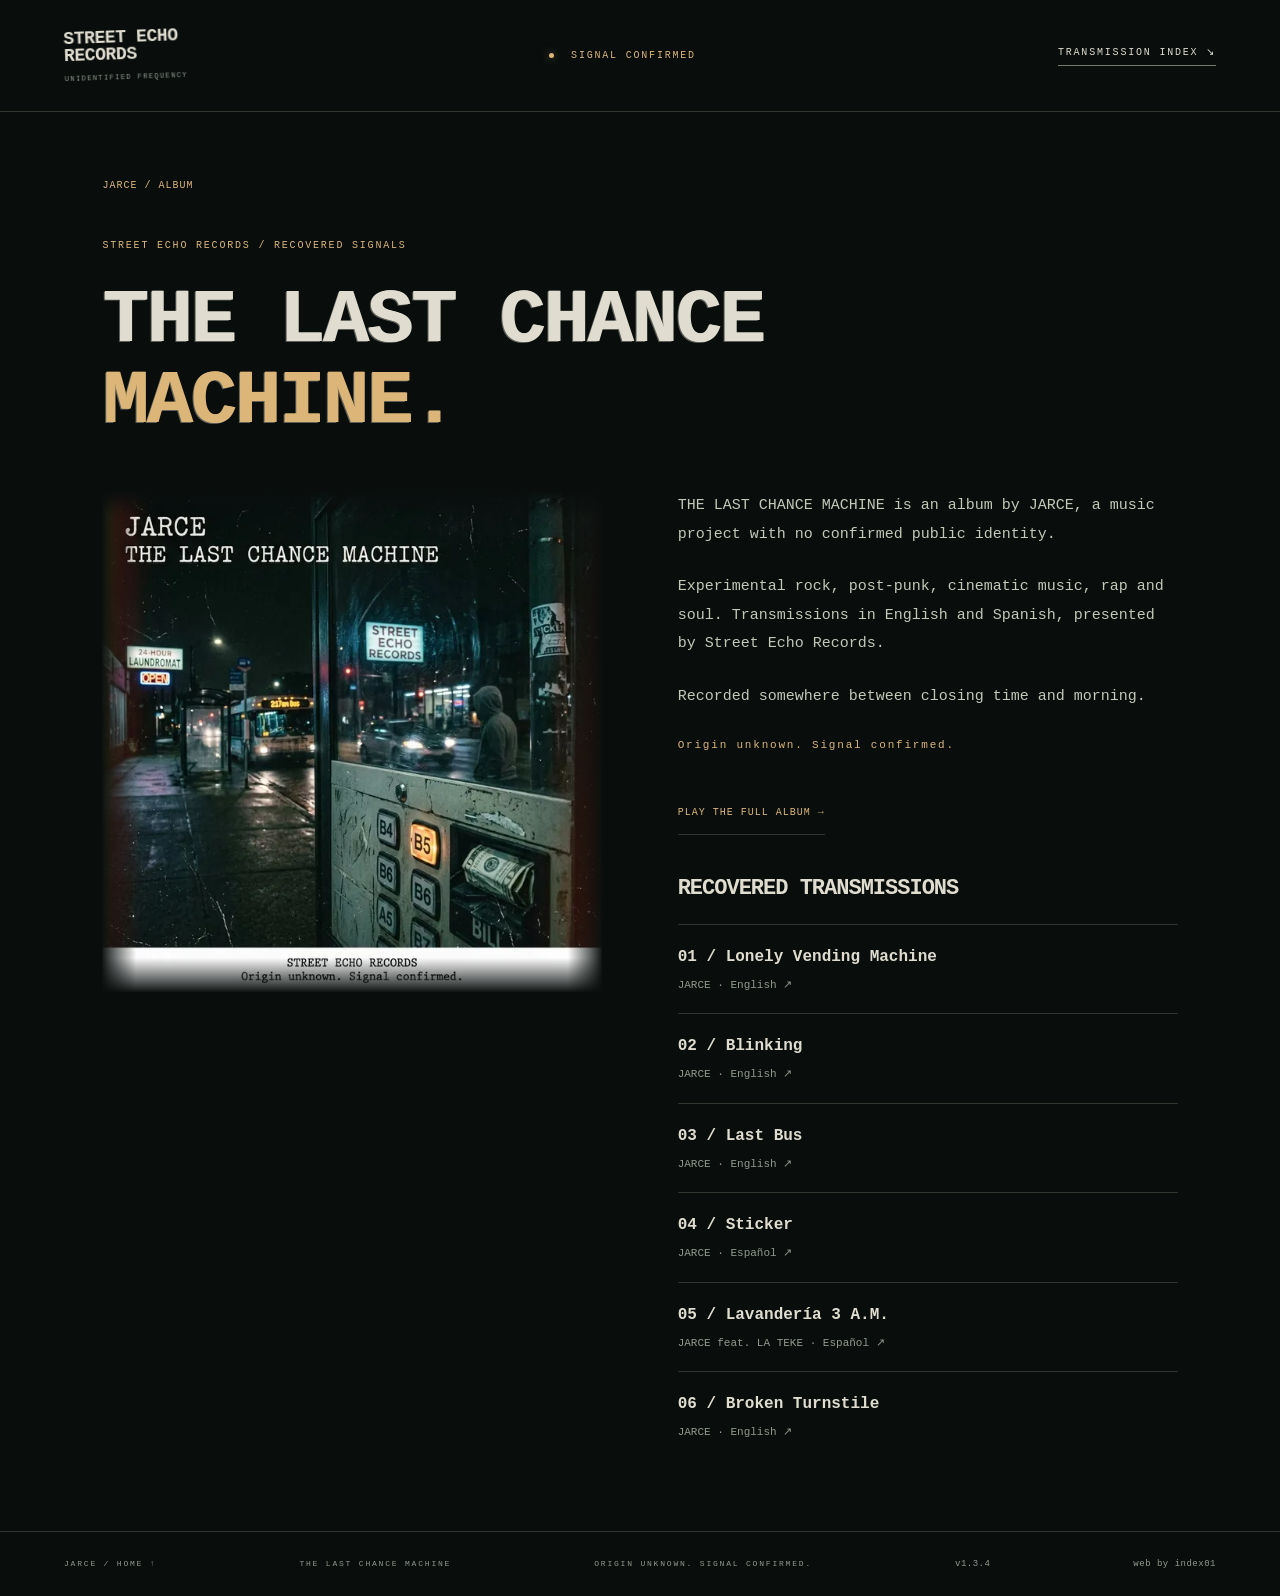
<file: the-last-chance-machine/index.html>
<!doctype html><html lang="en"><head><meta charset="utf-8"><meta name="viewport" content="width=device-width, initial-scale=1"><meta name="theme-color" content="#090e0d"><title>THE LAST CHANCE MACHINE — JARCE | Official Album</title><meta name="description" content="THE LAST CHANCE MACHINE by JARCE. Listen to all six tracks in order, explore the artwork and read the official lyrics. Featuring LA TEKE on Lavandería 3 A.M."><link rel="canonical" href="https://jarce.online/the-last-chance-machine/">
<meta property="og:type" content="music.album">
<meta property="og:site_name" content="JARCE">
<meta property="og:locale" content="en_US">
<meta property="og:title" content="THE LAST CHANCE MACHINE — JARCE | Official Album">
<meta property="og:description" content="THE LAST CHANCE MACHINE by JARCE. Listen to all six tracks in order, explore the artwork and read the official lyrics. Featuring LA TEKE on Lavandería 3 A.M.">
<meta property="og:url" content="https://jarce.online/the-last-chance-machine/">
<meta property="og:image" content="https://jarce.online/assets/og/the-last-chance-machine.jpg">
<meta property="og:image:secure_url" content="https://jarce.online/assets/og/the-last-chance-machine.jpg">
<meta property="og:image:type" content="image/jpeg">
<meta property="og:image:width" content="1200">
<meta property="og:image:height" content="630">
<meta property="og:image:alt" content="THE LAST CHANCE MACHINE by JARCE: album cover with six recovered transmissions.">
<meta property="music:musician" content="https://jarce.online/">
<meta property="music:song" content="https://jarce.online/transmissions/01-lonely-vending-machine/">
<meta property="music:song:track" content="1">
<meta property="music:song" content="https://jarce.online/transmissions/02-blinking/">
<meta property="music:song:track" content="2">
<meta property="music:song" content="https://jarce.online/transmissions/03-last-bus/">
<meta property="music:song:track" content="3">
<meta property="music:song" content="https://jarce.online/transmissions/04-sticker/">
<meta property="music:song:track" content="4">
<meta property="music:song" content="https://jarce.online/transmissions/05-lavanderia-3am/">
<meta property="music:song:track" content="5">
<meta property="music:song" content="https://jarce.online/transmissions/06-broken-turnstile/">
<meta property="music:song:track" content="6">
<meta name="twitter:card" content="summary_large_image">
<meta name="twitter:title" content="THE LAST CHANCE MACHINE — JARCE | Official Album">
<meta name="twitter:description" content="THE LAST CHANCE MACHINE by JARCE. Listen to all six tracks in order, explore the artwork and read the official lyrics. Featuring LA TEKE on Lavandería 3 A.M.">
<meta name="twitter:image" content="https://jarce.online/assets/og/the-last-chance-machine.jpg">
<meta name="twitter:image:alt" content="THE LAST CHANCE MACHINE by JARCE: album cover with six recovered transmissions.">
<script type="application/ld+json">{"@context":"https://schema.org","@graph":[{"@type":"MusicGroup","@id":"https://jarce.online/#jarce","name":"JARCE","url":"https://jarce.online/","description":"Music project with no confirmed public identity."},{"@type":"MusicAlbum","@id":"https://jarce.online/the-last-chance-machine/#album","name":"THE LAST CHANCE MACHINE","url":"https://jarce.online/the-last-chance-machine/","byArtist":{"@id":"https://jarce.online/#jarce"},"image":"https://jarce.online/assets/album-cover.jpg","numTracks":6,"albumProductionType":"https://schema.org/StudioAlbum","track":[{"@type":"MusicRecording","@id":"https://jarce.online/transmissions/01-lonely-vending-machine/#recording","name":"Lonely Vending Machine","url":"https://jarce.online/transmissions/01-lonely-vending-machine/","position":1,"duration":"PT4M24S","inLanguage":"en","genre":["Experimental rock","Post-punk","Cinematic"],"byArtist":{"@id":"https://jarce.online/#jarce"},"inAlbum":{"@id":"https://jarce.online/the-last-chance-machine/#album"},"image":"https://jarce.online/assets/01_lonely_vending_machine-v2.jpg","audio":{"@type":"AudioObject","contentUrl":"https://jarce.online/assets/music/01_lonely_vending_machine.mp3","encodingFormat":"audio/mpeg","duration":"PT4M24S","name":"Lonely Vending Machine"}},{"@type":"MusicRecording","@id":"https://jarce.online/transmissions/02-blinking/#recording","name":"Blinking","url":"https://jarce.online/transmissions/02-blinking/","position":2,"duration":"PT2M26S","inLanguage":"en","genre":["Post-punk","Experimental","Rap"],"byArtist":{"@id":"https://jarce.online/#jarce"},"inAlbum":{"@id":"https://jarce.online/the-last-chance-machine/#album"},"image":"https://jarce.online/assets/02_blinking.jpg","audio":{"@type":"AudioObject","contentUrl":"https://jarce.online/assets/music/02_blinking.mp3","encodingFormat":"audio/mpeg","duration":"PT2M26S","name":"Blinking"}},{"@type":"MusicRecording","@id":"https://jarce.online/transmissions/03-last-bus/#recording","name":"Last Bus","url":"https://jarce.online/transmissions/03-last-bus/","position":3,"duration":"PT3M22S","inLanguage":"en","genre":["Experimental","Cinematic"],"byArtist":{"@id":"https://jarce.online/#jarce"},"inAlbum":{"@id":"https://jarce.online/the-last-chance-machine/#album"},"image":"https://jarce.online/assets/03_last_bus.jpg","audio":{"@type":"AudioObject","contentUrl":"https://jarce.online/assets/music/03_last_bus.mp3","encodingFormat":"audio/mpeg","duration":"PT3M22S","name":"Last Bus"}},{"@type":"MusicRecording","@id":"https://jarce.online/transmissions/04-sticker/#recording","name":"Sticker","url":"https://jarce.online/transmissions/04-sticker/","position":4,"duration":"PT2M47S","inLanguage":"es","genre":["Urban","Experimental","Rap"],"byArtist":{"@id":"https://jarce.online/#jarce"},"inAlbum":{"@id":"https://jarce.online/the-last-chance-machine/#album"},"image":"https://jarce.online/assets/04_sticker.jpg","audio":{"@type":"AudioObject","contentUrl":"https://jarce.online/assets/music/04_sticker.mp3","encodingFormat":"audio/mpeg","duration":"PT2M47S","name":"Sticker"}},{"@type":"MusicRecording","@id":"https://jarce.online/transmissions/05-lavanderia-3am/#recording","name":"Lavandería 3 A.M.","url":"https://jarce.online/transmissions/05-lavanderia-3am/","position":5,"duration":"PT4M11S","inLanguage":"es","genre":["Rap","Soul","Experimental"],"byArtist":{"@id":"https://jarce.online/#jarce"},"inAlbum":{"@id":"https://jarce.online/the-last-chance-machine/#album"},"image":"https://jarce.online/assets/05_lavanderia_3am-v2.jpg","audio":{"@type":"AudioObject","contentUrl":"https://jarce.online/assets/music/05_lavanderia_3am.mp3","encodingFormat":"audio/mpeg","duration":"PT4M11S","name":"Lavandería 3 A.M."},"contributor":{"@type":"Person","name":"LA TEKE"}},{"@type":"MusicRecording","@id":"https://jarce.online/transmissions/06-broken-turnstile/#recording","name":"Broken Turnstile","url":"https://jarce.online/transmissions/06-broken-turnstile/","position":6,"duration":"PT3M24S","inLanguage":"en","genre":["Post-punk","Experimental","Rap"],"byArtist":{"@id":"https://jarce.online/#jarce"},"inAlbum":{"@id":"https://jarce.online/the-last-chance-machine/#album"},"image":"https://jarce.online/assets/06_broken_turnstile.jpg","audio":{"@type":"AudioObject","contentUrl":"https://jarce.online/assets/music/06_broken_turnstile.mp3","encodingFormat":"audio/mpeg","duration":"PT3M24S","name":"Broken Turnstile"}}]},{"@type":"BreadcrumbList","itemListElement":[{"@type":"ListItem","position":1,"name":"JARCE","item":"https://jarce.online/"},{"@type":"ListItem","position":2,"name":"THE LAST CHANCE MACHINE","item":"https://jarce.online/the-last-chance-machine/"}]}]}</script><link rel="stylesheet" href="/style.css?v=1.3.4"><script src="/signal.js?v=1.3.4" defer></script><link rel="manifest" href="/manifest.webmanifest"><link rel="apple-touch-icon" href="/assets/icons/icon-180.png"><meta name="apple-mobile-web-app-capable" content="yes"><meta name="mobile-web-app-capable" content="yes"><meta name="apple-mobile-web-app-title" content="JARCE"><meta name="apple-mobile-web-app-status-bar-style" content="black"><script src="/pwa.js?v=1.3.4" defer></script><link rel="icon" type="image/x-icon" href="/favicon.ico?v=b5"><link rel="icon" type="image/png" sizes="192x192" href="/assets/icons/icon-192.png"></head><body class="detail-page"><svg class="ink-filter" aria-hidden="true" xmlns="http://www.w3.org/2000/svg"><defs><filter id="worn-ink" x="-3%" y="-5%" width="106%" height="110%"><feTurbulence type="fractalNoise" baseFrequency=".55" numOctaves="3" seed="17" result="grain"/><feColorMatrix in="grain" type="luminanceToAlpha"/><feComponentTransfer result="holes"><feFuncA type="discrete" tableValues="0 0 0 0 0 0 0 0 0 1"/></feComponentTransfer><feComposite in="SourceGraphic" in2="holes" operator="out"/></filter></defs></svg><a class="skip" href="#content">Skip to content</a><header><a class="label" href="/">STREET ECHO<br>RECORDS<span class="frequency">UNIDENTIFIED FREQUENCY</span></a><span class="status"><i></i> SIGNAL CONFIRMED</span><a class="archive-link" href="/#transmissions">TRANSMISSION INDEX ↘</a></header><main id="content" class="archive"><nav class="page-path" aria-label="Breadcrumb"><a href="/">JARCE</a> / ALBUM</nav><p class="eyebrow">STREET ECHO RECORDS / RECOVERED SIGNALS</p><h1 class="album-title">THE LAST CHANCE<br><em>MACHINE.</em></h1><div class="album-overview"><a class="poster-link" href="/assets/album-cover.webp"><img src="/assets/album-cover.webp" srcset="/assets/album-cover-640.webp 640w, /assets/album-cover.webp 1024w" sizes="(max-width: 700px) 88vw, 44vw" width="1024" height="1024" fetchpriority="high" alt="THE LAST CHANCE MACHINE by JARCE — original album cover" decoding="async"></a><div class="album-copy"><p>THE LAST CHANCE MACHINE is an album by JARCE, a music project with no confirmed public identity.</p><p>Experimental rock, post-punk, cinematic music, rap and soul. Transmissions in English and Spanish, presented by Street Echo Records.</p><p>Recorded somewhere between closing time and morning.</p><p class="eyebrow">Origin unknown. Signal confirmed.</p><p><a class="record-link" href="/#transmissions">PLAY THE FULL ALBUM →</a></p><h2 class="record-index-title">Recovered transmissions</h2><ol class="release-index"><li value="1"><a href="/transmissions/01-lonely-vending-machine/"><span>01 / Lonely Vending Machine</span><small>JARCE · English ↗</small></a></li><li value="2"><a href="/transmissions/02-blinking/"><span>02 / Blinking</span><small>JARCE · English ↗</small></a></li><li value="3"><a href="/transmissions/03-last-bus/"><span>03 / Last Bus</span><small>JARCE · English ↗</small></a></li><li value="4"><a href="/transmissions/04-sticker/"><span>04 / Sticker</span><small>JARCE · Español ↗</small></a></li><li value="5"><a href="/transmissions/05-lavanderia-3am/"><span>05 / Lavandería 3 A.M.</span><small>JARCE feat. LA TEKE · Español ↗</small></a></li><li value="6"><a href="/transmissions/06-broken-turnstile/"><span>06 / Broken Turnstile</span><small>JARCE · English ↗</small></a></li></ol></div></div></main><footer><a href="/">JARCE / HOME ↑</a><a href="/the-last-chance-machine/">THE LAST CHANCE MACHINE</a><span>ORIGIN UNKNOWN. SIGNAL CONFIRMED.</span><span class="site-version" style="font-size:9px;letter-spacing:.5px;white-space:nowrap">v1.3.4</span><a class="web-credit" href="https://index01.net" style="font-size:9px;letter-spacing:.5px;white-space:nowrap">web by index01</a><button id="install-app" type="button" hidden style="font:inherit;color:var(--amber);background:transparent;border:1px solid var(--line);padding:8px;cursor:pointer">INSTALL JARCE ↓</button></footer></body></html>
</file>
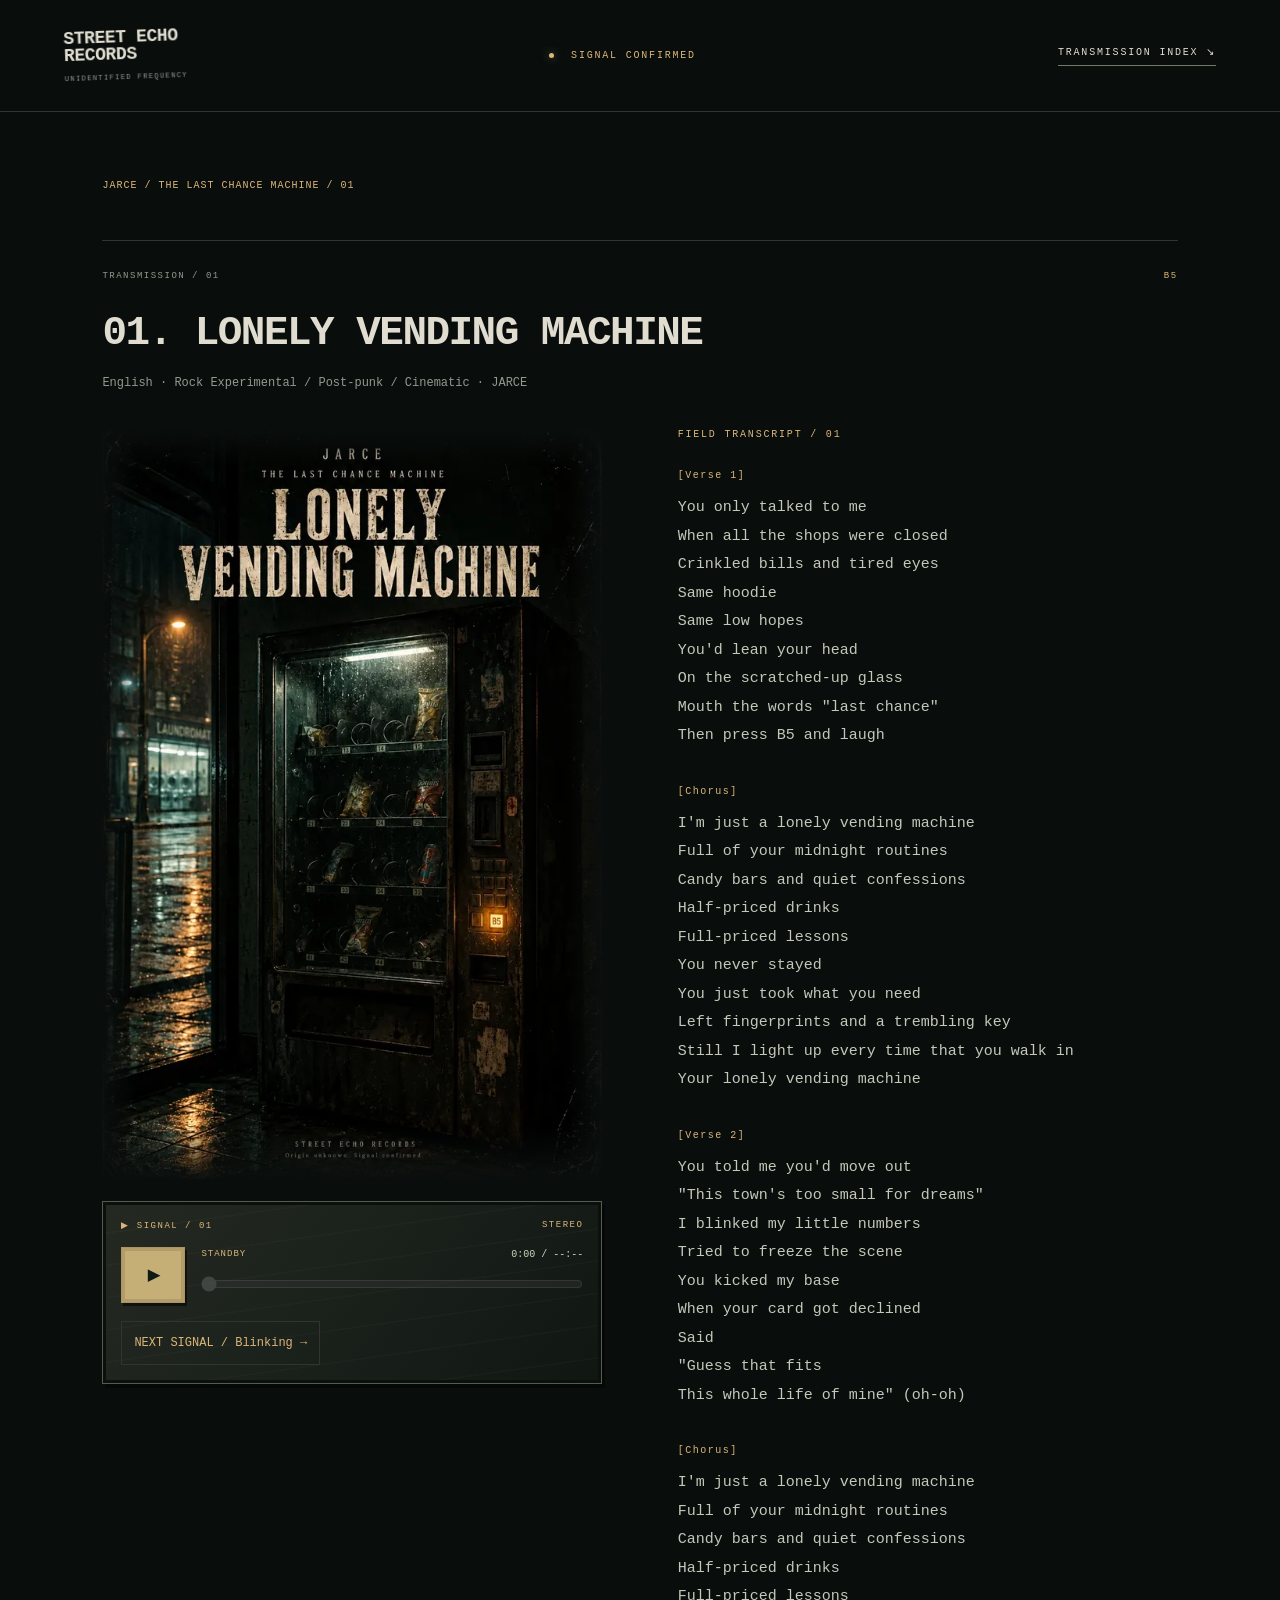
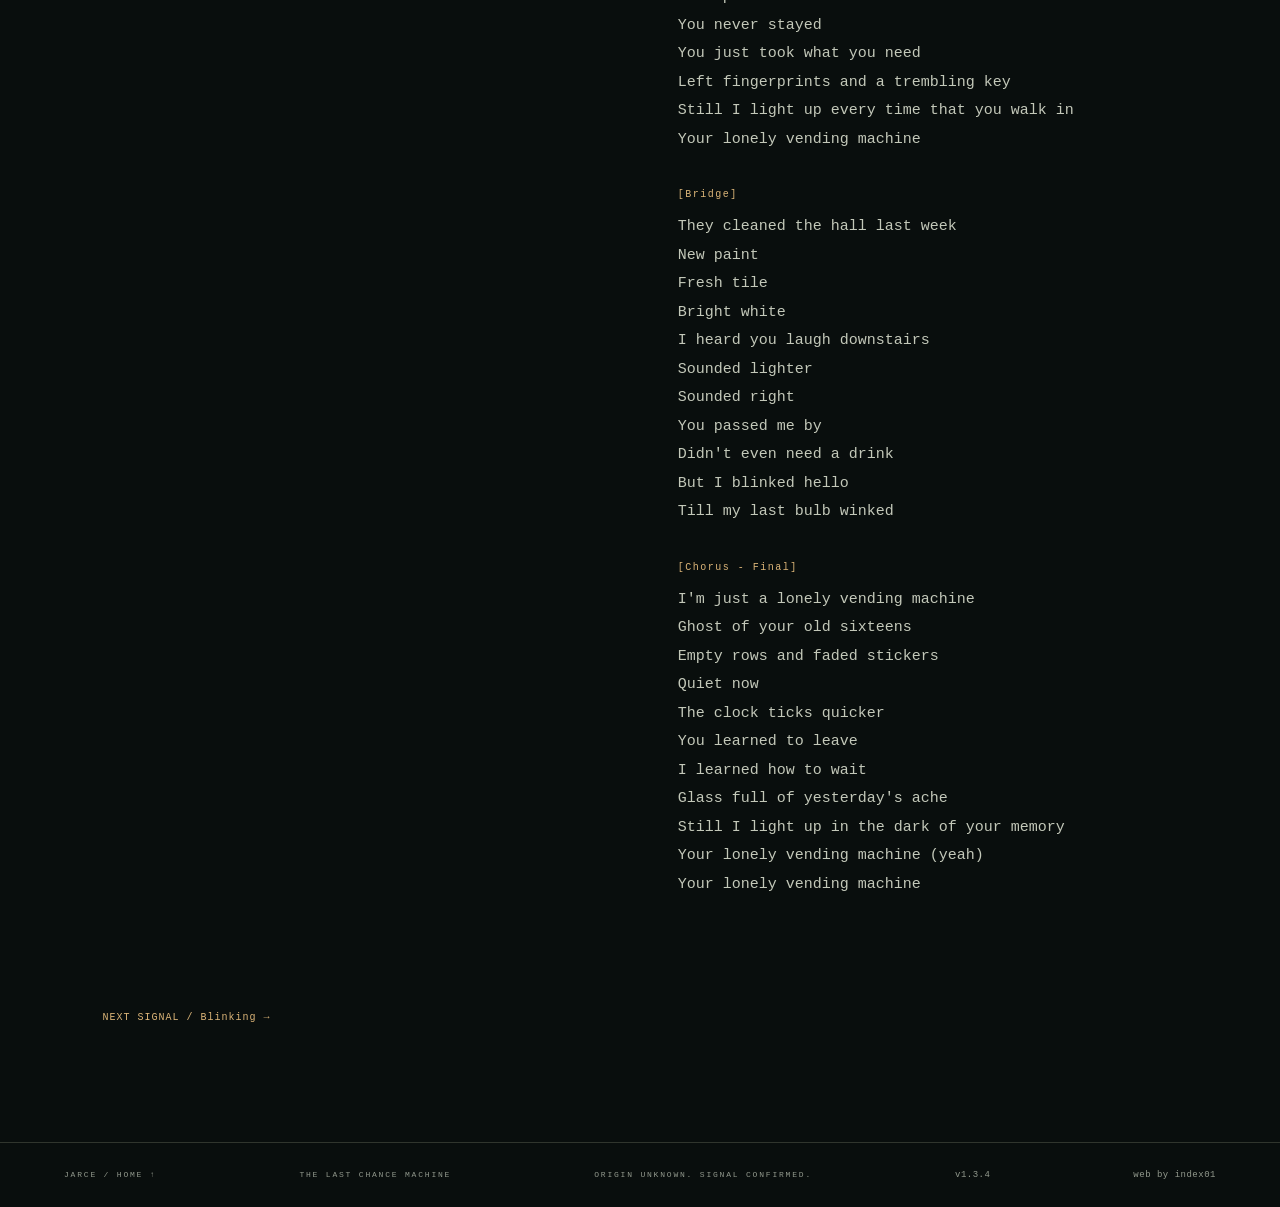
<file: transmissions/01-lonely-vending-machine/index.html>
<!doctype html><html lang="en"><head><meta charset="utf-8"><meta name="viewport" content="width=device-width, initial-scale=1"><meta name="theme-color" content="#090e0d"><title>Lonely Vending Machine — JARCE | THE LAST CHANCE MACHINE</title><meta name="description" content="In Lonely Vending Machine by JARCE, a vending machine remembers the kid who used to press B5 after midnight. Listen to the song and read the lyrics."><link rel="canonical" href="https://jarce.online/transmissions/01-lonely-vending-machine/">
<meta property="og:type" content="music.song">
<meta property="og:site_name" content="JARCE">
<meta property="og:locale" content="en_US">
<meta property="og:title" content="Lonely Vending Machine — JARCE | THE LAST CHANCE MACHINE">
<meta property="og:description" content="In Lonely Vending Machine by JARCE, a vending machine remembers the kid who used to press B5 after midnight. Listen to the song and read the lyrics.">
<meta property="og:url" content="https://jarce.online/transmissions/01-lonely-vending-machine/">
<meta property="og:image" content="https://jarce.online/assets/og/01-lonely-vending-machine.jpg">
<meta property="og:image:secure_url" content="https://jarce.online/assets/og/01-lonely-vending-machine.jpg">
<meta property="og:image:type" content="image/jpeg">
<meta property="og:image:width" content="1200">
<meta property="og:image:height" content="630">
<meta property="og:image:alt" content="Lonely Vending Machine by JARCE: poster and track 01 of THE LAST CHANCE MACHINE.">
<meta property="music:duration" content="264">
<meta property="music:album" content="https://jarce.online/the-last-chance-machine/">
<meta property="music:album:track" content="1">
<meta property="music:musician" content="https://jarce.online/">
<meta name="twitter:card" content="summary_large_image">
<meta name="twitter:title" content="Lonely Vending Machine — JARCE | THE LAST CHANCE MACHINE">
<meta name="twitter:description" content="In Lonely Vending Machine by JARCE, a vending machine remembers the kid who used to press B5 after midnight. Listen to the song and read the lyrics.">
<meta name="twitter:image" content="https://jarce.online/assets/og/01-lonely-vending-machine.jpg">
<meta name="twitter:image:alt" content="Lonely Vending Machine by JARCE: poster and track 01 of THE LAST CHANCE MACHINE.">
<script type="application/ld+json">{"@context":"https://schema.org","@graph":[{"@type":"MusicGroup","@id":"https://jarce.online/#jarce","name":"JARCE","url":"https://jarce.online/","description":"Music project with no confirmed public identity."},{"@type":"MusicAlbum","@id":"https://jarce.online/the-last-chance-machine/#album","name":"THE LAST CHANCE MACHINE","url":"https://jarce.online/the-last-chance-machine/","byArtist":{"@id":"https://jarce.online/#jarce"},"image":"https://jarce.online/assets/album-cover.jpg","numTracks":6,"albumProductionType":"https://schema.org/StudioAlbum","track":[{"@id":"https://jarce.online/transmissions/01-lonely-vending-machine/#recording"},{"@id":"https://jarce.online/transmissions/02-blinking/#recording"},{"@id":"https://jarce.online/transmissions/03-last-bus/#recording"},{"@id":"https://jarce.online/transmissions/04-sticker/#recording"},{"@id":"https://jarce.online/transmissions/05-lavanderia-3am/#recording"},{"@id":"https://jarce.online/transmissions/06-broken-turnstile/#recording"}]},{"@type":"MusicRecording","@id":"https://jarce.online/transmissions/01-lonely-vending-machine/#recording","name":"Lonely Vending Machine","url":"https://jarce.online/transmissions/01-lonely-vending-machine/","position":1,"duration":"PT4M24S","inLanguage":"en","genre":["Experimental rock","Post-punk","Cinematic"],"byArtist":{"@id":"https://jarce.online/#jarce"},"inAlbum":{"@id":"https://jarce.online/the-last-chance-machine/#album"},"image":"https://jarce.online/assets/01_lonely_vending_machine-v2.jpg","audio":{"@type":"AudioObject","contentUrl":"https://jarce.online/assets/music/01_lonely_vending_machine.mp3","encodingFormat":"audio/mpeg","duration":"PT4M24S","name":"Lonely Vending Machine"}},{"@type":"BreadcrumbList","itemListElement":[{"@type":"ListItem","position":1,"name":"JARCE","item":"https://jarce.online/"},{"@type":"ListItem","position":2,"name":"THE LAST CHANCE MACHINE","item":"https://jarce.online/the-last-chance-machine/"},{"@type":"ListItem","position":3,"name":"Lonely Vending Machine","item":"https://jarce.online/transmissions/01-lonely-vending-machine/"}]}]}</script><link rel="stylesheet" href="/style.css?v=1.3.4"><script src="/signal.js?v=1.3.4" defer></script><link rel="manifest" href="/manifest.webmanifest"><link rel="apple-touch-icon" href="/assets/icons/icon-180.png"><meta name="apple-mobile-web-app-capable" content="yes"><meta name="mobile-web-app-capable" content="yes"><meta name="apple-mobile-web-app-title" content="JARCE"><meta name="apple-mobile-web-app-status-bar-style" content="black"><script src="/pwa.js?v=1.3.4" defer></script><link rel="icon" type="image/x-icon" href="/favicon.ico?v=b5"><link rel="icon" type="image/png" sizes="192x192" href="/assets/icons/icon-192.png"></head><body class="detail-page"><svg class="ink-filter" aria-hidden="true" xmlns="http://www.w3.org/2000/svg"><defs><filter id="worn-ink" x="-3%" y="-5%" width="106%" height="110%"><feTurbulence type="fractalNoise" baseFrequency=".55" numOctaves="3" seed="17" result="grain"/><feColorMatrix in="grain" type="luminanceToAlpha"/><feComponentTransfer result="holes"><feFuncA type="discrete" tableValues="0 0 0 0 0 0 0 0 0 1"/></feComponentTransfer><feComposite in="SourceGraphic" in2="holes" operator="out"/></filter></defs></svg><a class="skip" href="#content">Skip to content</a><header><a class="label" href="/">STREET ECHO<br>RECORDS<span class="frequency">UNIDENTIFIED FREQUENCY</span></a><span class="status"><i></i> SIGNAL CONFIRMED</span><a class="archive-link" href="/#transmissions">TRANSMISSION INDEX ↘</a></header><main id="content" class="archive"><nav class="page-path" aria-label="Breadcrumb"><a href="/">JARCE</a> / <a href="/the-last-chance-machine/">THE LAST CHANCE MACHINE</a> / 01</nav><article class="transmission" id="01_lonely_vending_machine" aria-labelledby="track-01">
<div class="transmission-meta"><span>TRANSMISSION / 01</span><span>B5</span></div>
<div class="song-heading"><h1 class="track" id="track-01">01. LONELY VENDING MACHINE</h1><p>English · Rock Experimental / Post-punk / Cinematic · JARCE</p></div>
<div class="song-layout"><div class="song-art"><a class="poster-link" href="/assets/01_lonely_vending_machine-v2.webp" aria-label="View full poster: Lonely Vending Machine"><img src="/assets/01_lonely_vending_machine-v2.webp" srcset="/assets/01_lonely_vending_machine-v2-640.webp 640w, /assets/01_lonely_vending_machine-v2.webp 1024w" sizes="(max-width: 700px) 88vw, 44vw" width="1024" height="1536" fetchpriority="high" decoding="async" alt="Lonely Vending Machine by JARCE: a weathered vending machine with B5 glowing amber beside a rain-soaked street, beneath distressed cream lettering."></a><div class="signal-player" data-title="Lonely Vending Machine"><div class="deck-label"><span>▶ SIGNAL / 01</span><span>STEREO</span></div><audio controls preload="none" aria-label="Lonely Vending Machine" src="/assets/music/01_lonely_vending_machine.mp3">Your browser does not support audio. <a href="/assets/music/01_lonely_vending_machine.mp3">Listen to Lonely Vending Machine</a>.</audio></div></div><div class="song-text"><section class="lyrics" aria-label="Lonely Vending Machine lyrics"><p class="eyebrow">FIELD TRANSCRIPT / 01</p><section class="stanza"><h2>[Verse 1]</h2><p>You only talked to me<br>When all the shops were closed<br>Crinkled bills and tired eyes<br>Same hoodie<br>Same low hopes<br>You'd lean your head<br>On the scratched-up glass<br>Mouth the words "last chance"<br>Then press B5 and laugh</p></section>
<section class="stanza"><h2>[Chorus]</h2><p>I'm just a lonely vending machine<br>Full of your midnight routines<br>Candy bars and quiet confessions<br>Half-priced drinks<br>Full-priced lessons<br>You never stayed<br>You just took what you need<br>Left fingerprints and a trembling key<br>Still I light up every time that you walk in<br>Your lonely vending machine</p></section>
<section class="stanza"><h2>[Verse 2]</h2><p>You told me you'd move out<br>"This town's too small for dreams"<br>I blinked my little numbers<br>Tried to freeze the scene<br>You kicked my base<br>When your card got declined<br>Said<br>"Guess that fits<br>This whole life of mine" (oh-oh)</p></section>
<section class="stanza"><h2>[Chorus]</h2><p>I'm just a lonely vending machine<br>Full of your midnight routines<br>Candy bars and quiet confessions<br>Half-priced drinks<br>Full-priced lessons<br>You never stayed<br>You just took what you need<br>Left fingerprints and a trembling key<br>Still I light up every time that you walk in<br>Your lonely vending machine</p></section>
<section class="stanza"><h2>[Bridge]</h2><p>They cleaned the hall last week<br>New paint<br>Fresh tile<br>Bright white<br>I heard you laugh downstairs<br>Sounded lighter<br>Sounded right<br>You passed me by<br>Didn't even need a drink<br>But I blinked hello<br>Till my last bulb winked</p></section>
<section class="stanza"><h2>[Chorus - Final]</h2><p>I'm just a lonely vending machine<br>Ghost of your old sixteens<br>Empty rows and faded stickers<br>Quiet now<br>The clock ticks quicker<br>You learned to leave<br>I learned how to wait<br>Glass full of yesterday's ache<br>Still I light up in the dark of your memory<br>Your lonely vending machine (yeah)<br>Your lonely vending machine</p></section></section></div></div></article><nav class="page-path" aria-label="Track navigation"><a href="/transmissions/02-blinking/">NEXT SIGNAL / Blinking →</a></nav></main><footer><a href="/">JARCE / HOME ↑</a><a href="/the-last-chance-machine/">THE LAST CHANCE MACHINE</a><span>ORIGIN UNKNOWN. SIGNAL CONFIRMED.</span><span class="site-version" style="font-size:9px;letter-spacing:.5px;white-space:nowrap">v1.3.4</span><a class="web-credit" href="https://index01.net" style="font-size:9px;letter-spacing:.5px;white-space:nowrap">web by index01</a><button id="install-app" type="button" hidden style="font:inherit;color:var(--amber);background:transparent;border:1px solid var(--line);padding:8px;cursor:pointer">INSTALL JARCE ↓</button></footer></body></html>
</file>
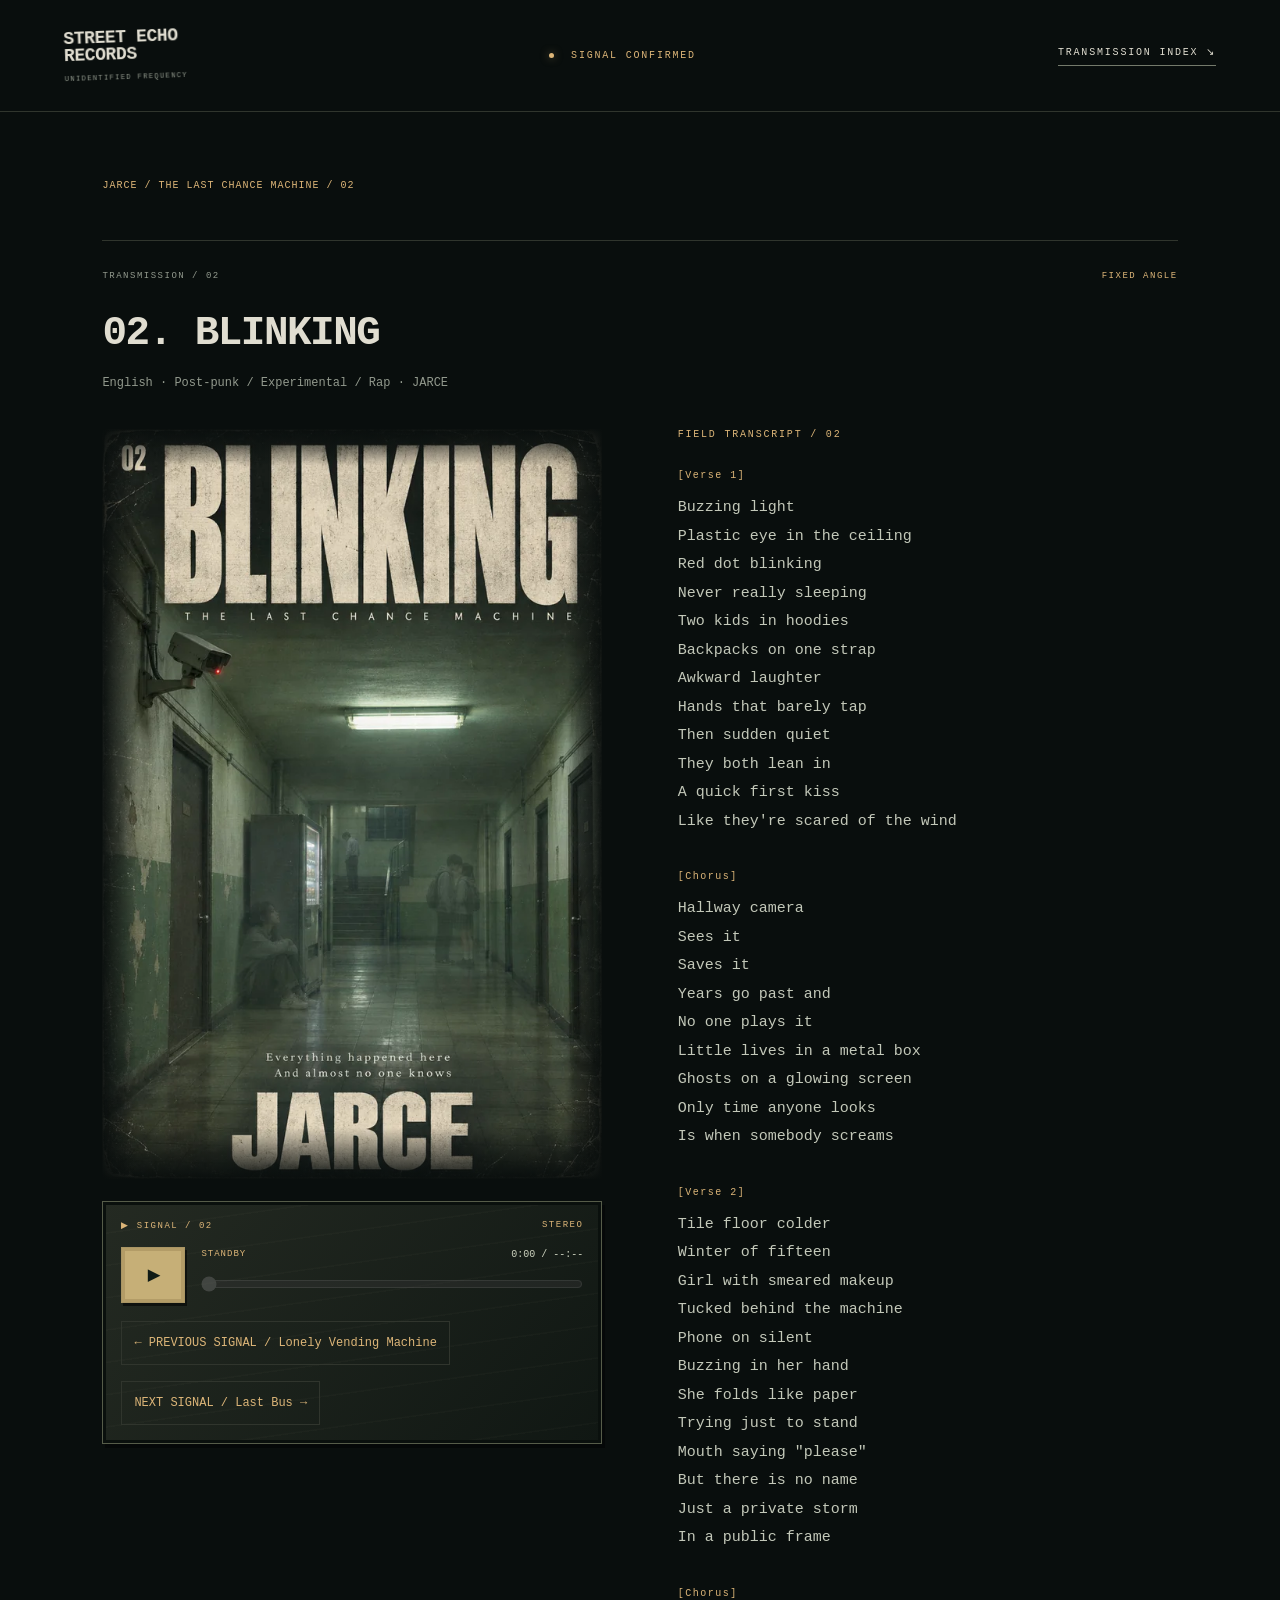
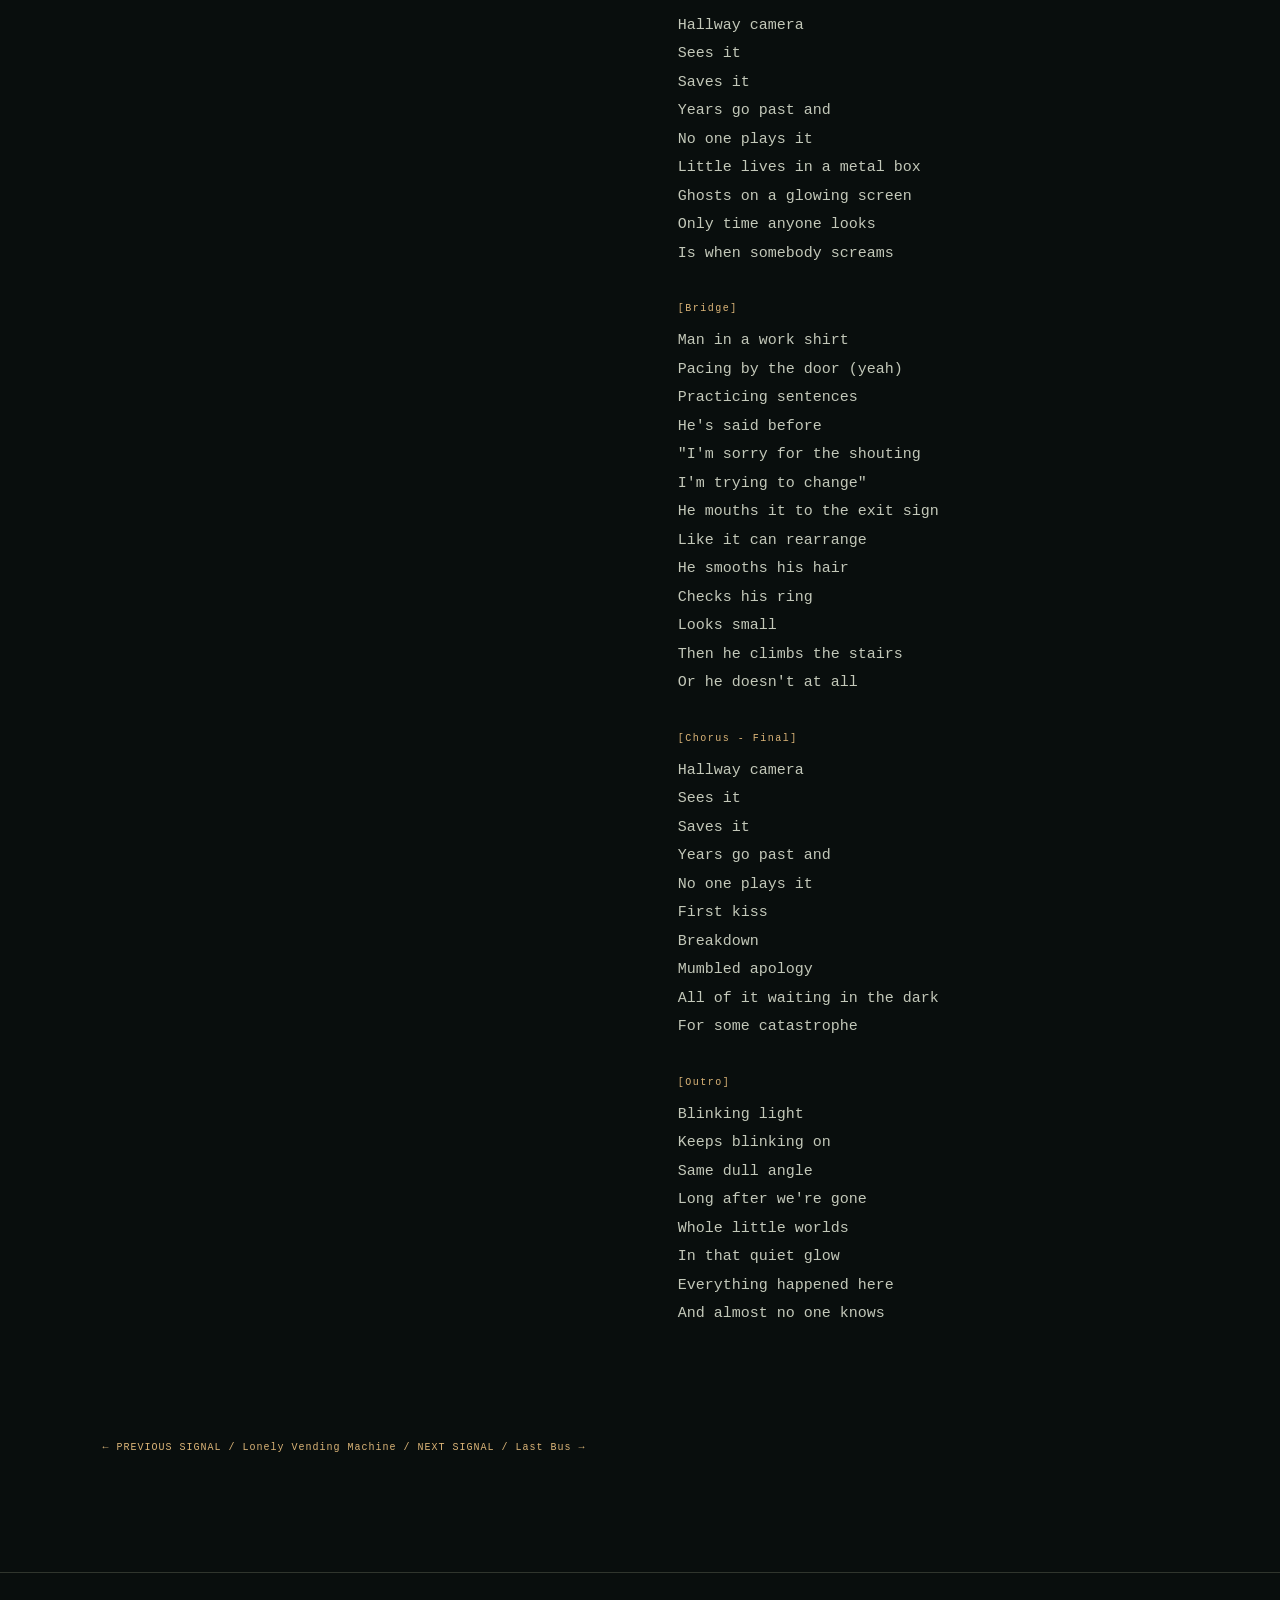
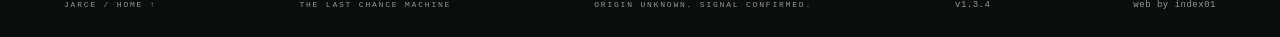
<file: transmissions/02-blinking/index.html>
<!doctype html><html lang="en"><head><meta charset="utf-8"><meta name="viewport" content="width=device-width, initial-scale=1"><meta name="theme-color" content="#090e0d"><title>Blinking — JARCE | THE LAST CHANCE MACHINE</title><meta name="description" content="In Blinking by JARCE, a hallway camera records a first kiss, a breakdown and a whispered apology. Hear the post-punk track and read the lyrics."><link rel="canonical" href="https://jarce.online/transmissions/02-blinking/">
<meta property="og:type" content="music.song">
<meta property="og:site_name" content="JARCE">
<meta property="og:locale" content="en_US">
<meta property="og:title" content="Blinking — JARCE | THE LAST CHANCE MACHINE">
<meta property="og:description" content="In Blinking by JARCE, a hallway camera records a first kiss, a breakdown and a whispered apology. Hear the post-punk track and read the lyrics.">
<meta property="og:url" content="https://jarce.online/transmissions/02-blinking/">
<meta property="og:image" content="https://jarce.online/assets/og/02-blinking.jpg">
<meta property="og:image:secure_url" content="https://jarce.online/assets/og/02-blinking.jpg">
<meta property="og:image:type" content="image/jpeg">
<meta property="og:image:width" content="1200">
<meta property="og:image:height" content="630">
<meta property="og:image:alt" content="Blinking by JARCE: poster and track 02 of THE LAST CHANCE MACHINE.">
<meta property="music:duration" content="146">
<meta property="music:album" content="https://jarce.online/the-last-chance-machine/">
<meta property="music:album:track" content="2">
<meta property="music:musician" content="https://jarce.online/">
<meta name="twitter:card" content="summary_large_image">
<meta name="twitter:title" content="Blinking — JARCE | THE LAST CHANCE MACHINE">
<meta name="twitter:description" content="In Blinking by JARCE, a hallway camera records a first kiss, a breakdown and a whispered apology. Hear the post-punk track and read the lyrics.">
<meta name="twitter:image" content="https://jarce.online/assets/og/02-blinking.jpg">
<meta name="twitter:image:alt" content="Blinking by JARCE: poster and track 02 of THE LAST CHANCE MACHINE.">
<script type="application/ld+json">{"@context":"https://schema.org","@graph":[{"@type":"MusicGroup","@id":"https://jarce.online/#jarce","name":"JARCE","url":"https://jarce.online/","description":"Music project with no confirmed public identity."},{"@type":"MusicAlbum","@id":"https://jarce.online/the-last-chance-machine/#album","name":"THE LAST CHANCE MACHINE","url":"https://jarce.online/the-last-chance-machine/","byArtist":{"@id":"https://jarce.online/#jarce"},"image":"https://jarce.online/assets/album-cover.jpg","numTracks":6,"albumProductionType":"https://schema.org/StudioAlbum","track":[{"@id":"https://jarce.online/transmissions/01-lonely-vending-machine/#recording"},{"@id":"https://jarce.online/transmissions/02-blinking/#recording"},{"@id":"https://jarce.online/transmissions/03-last-bus/#recording"},{"@id":"https://jarce.online/transmissions/04-sticker/#recording"},{"@id":"https://jarce.online/transmissions/05-lavanderia-3am/#recording"},{"@id":"https://jarce.online/transmissions/06-broken-turnstile/#recording"}]},{"@type":"MusicRecording","@id":"https://jarce.online/transmissions/02-blinking/#recording","name":"Blinking","url":"https://jarce.online/transmissions/02-blinking/","position":2,"duration":"PT2M26S","inLanguage":"en","genre":["Post-punk","Experimental","Rap"],"byArtist":{"@id":"https://jarce.online/#jarce"},"inAlbum":{"@id":"https://jarce.online/the-last-chance-machine/#album"},"image":"https://jarce.online/assets/02_blinking.jpg","audio":{"@type":"AudioObject","contentUrl":"https://jarce.online/assets/music/02_blinking.mp3","encodingFormat":"audio/mpeg","duration":"PT2M26S","name":"Blinking"}},{"@type":"BreadcrumbList","itemListElement":[{"@type":"ListItem","position":1,"name":"JARCE","item":"https://jarce.online/"},{"@type":"ListItem","position":2,"name":"THE LAST CHANCE MACHINE","item":"https://jarce.online/the-last-chance-machine/"},{"@type":"ListItem","position":3,"name":"Blinking","item":"https://jarce.online/transmissions/02-blinking/"}]}]}</script><link rel="stylesheet" href="/style.css?v=1.3.4"><script src="/signal.js?v=1.3.4" defer></script><link rel="manifest" href="/manifest.webmanifest"><link rel="apple-touch-icon" href="/assets/icons/icon-180.png"><meta name="apple-mobile-web-app-capable" content="yes"><meta name="mobile-web-app-capable" content="yes"><meta name="apple-mobile-web-app-title" content="JARCE"><meta name="apple-mobile-web-app-status-bar-style" content="black"><script src="/pwa.js?v=1.3.4" defer></script><link rel="icon" type="image/x-icon" href="/favicon.ico?v=b5"><link rel="icon" type="image/png" sizes="192x192" href="/assets/icons/icon-192.png"></head><body class="detail-page"><svg class="ink-filter" aria-hidden="true" xmlns="http://www.w3.org/2000/svg"><defs><filter id="worn-ink" x="-3%" y="-5%" width="106%" height="110%"><feTurbulence type="fractalNoise" baseFrequency=".55" numOctaves="3" seed="17" result="grain"/><feColorMatrix in="grain" type="luminanceToAlpha"/><feComponentTransfer result="holes"><feFuncA type="discrete" tableValues="0 0 0 0 0 0 0 0 0 1"/></feComponentTransfer><feComposite in="SourceGraphic" in2="holes" operator="out"/></filter></defs></svg><a class="skip" href="#content">Skip to content</a><header><a class="label" href="/">STREET ECHO<br>RECORDS<span class="frequency">UNIDENTIFIED FREQUENCY</span></a><span class="status"><i></i> SIGNAL CONFIRMED</span><a class="archive-link" href="/#transmissions">TRANSMISSION INDEX ↘</a></header><main id="content" class="archive"><nav class="page-path" aria-label="Breadcrumb"><a href="/">JARCE</a> / <a href="/the-last-chance-machine/">THE LAST CHANCE MACHINE</a> / 02</nav><article class="transmission" id="02_blinking" aria-labelledby="track-02"><div class="transmission-meta"><span>TRANSMISSION / 02</span><span>FIXED ANGLE</span></div><div class="song-heading"><h1 class="track" id="track-02">02. BLINKING</h1><p>English · Post-punk / Experimental / Rap · JARCE</p></div><div class="song-layout"><div class="song-art"><a class="poster-link" href="/assets/02_blinking.webp" aria-label="View full poster: Blinking"><img src="/assets/02_blinking.webp" srcset="/assets/02_blinking-640.webp 640w, /assets/02_blinking.webp 1024w" sizes="(max-width: 700px) 88vw, 44vw" width="1024" height="1536" fetchpriority="high" decoding="async" alt="A hallway security camera with a tiny red light watches translucent memories in a worn green corridor."></a><div class="signal-player" data-title="Blinking"><div class="deck-label"><span>▶ SIGNAL / 02</span><span>STEREO</span></div><audio controls preload="none" aria-label="Blinking" src="/assets/music/02_blinking.mp3">Your browser does not support audio. <a href="/assets/music/02_blinking.mp3">Listen to Blinking</a>.</audio></div></div><div class="song-text"><section class="lyrics" aria-label="Blinking lyrics"><p class="eyebrow">FIELD TRANSCRIPT / 02</p><section class="stanza"><h2>[Verse 1]</h2><p>Buzzing light<br>Plastic eye in the ceiling<br>Red dot blinking<br>Never really sleeping<br>Two kids in hoodies<br>Backpacks on one strap<br>Awkward laughter<br>Hands that barely tap<br>Then sudden quiet<br>They both lean in<br>A quick first kiss<br>Like they&#x27;re scared of the wind</p></section><section class="stanza"><h2>[Chorus]</h2><p>Hallway camera<br>Sees it<br>Saves it<br>Years go past and<br>No one plays it<br>Little lives in a metal box<br>Ghosts on a glowing screen<br>Only time anyone looks<br>Is when somebody screams</p></section><section class="stanza"><h2>[Verse 2]</h2><p>Tile floor colder<br>Winter of fifteen<br>Girl with smeared makeup<br>Tucked behind the machine<br>Phone on silent<br>Buzzing in her hand<br>She folds like paper<br>Trying just to stand<br>Mouth saying &quot;please&quot;<br>But there is no name<br>Just a private storm<br>In a public frame</p></section><section class="stanza"><h2>[Chorus]</h2><p>Hallway camera<br>Sees it<br>Saves it<br>Years go past and<br>No one plays it<br>Little lives in a metal box<br>Ghosts on a glowing screen<br>Only time anyone looks<br>Is when somebody screams</p></section><section class="stanza"><h2>[Bridge]</h2><p>Man in a work shirt<br>Pacing by the door (yeah)<br>Practicing sentences<br>He&#x27;s said before<br>&quot;I&#x27;m sorry for the shouting<br>I&#x27;m trying to change&quot;<br>He mouths it to the exit sign<br>Like it can rearrange<br>He smooths his hair<br>Checks his ring<br>Looks small<br>Then he climbs the stairs<br>Or he doesn&#x27;t at all</p></section><section class="stanza"><h2>[Chorus - Final]</h2><p>Hallway camera<br>Sees it<br>Saves it<br>Years go past and<br>No one plays it<br>First kiss<br>Breakdown<br>Mumbled apology<br>All of it waiting in the dark<br>For some catastrophe</p></section><section class="stanza"><h2>[Outro]</h2><p>Blinking light<br>Keeps blinking on<br>Same dull angle<br>Long after we&#x27;re gone<br>Whole little worlds<br>In that quiet glow<br>Everything happened here<br>And almost no one knows</p></section></section></div></div></article><nav class="page-path" aria-label="Track navigation"><a href="/transmissions/01-lonely-vending-machine/">← PREVIOUS SIGNAL / Lonely Vending Machine</a> <span aria-hidden="true"> / </span> <a href="/transmissions/03-last-bus/">NEXT SIGNAL / Last Bus →</a></nav></main><footer><a href="/">JARCE / HOME ↑</a><a href="/the-last-chance-machine/">THE LAST CHANCE MACHINE</a><span>ORIGIN UNKNOWN. SIGNAL CONFIRMED.</span><span class="site-version" style="font-size:9px;letter-spacing:.5px;white-space:nowrap">v1.3.4</span><a class="web-credit" href="https://index01.net" style="font-size:9px;letter-spacing:.5px;white-space:nowrap">web by index01</a><button id="install-app" type="button" hidden style="font:inherit;color:var(--amber);background:transparent;border:1px solid var(--line);padding:8px;cursor:pointer">INSTALL JARCE ↓</button></footer></body></html>
</file>
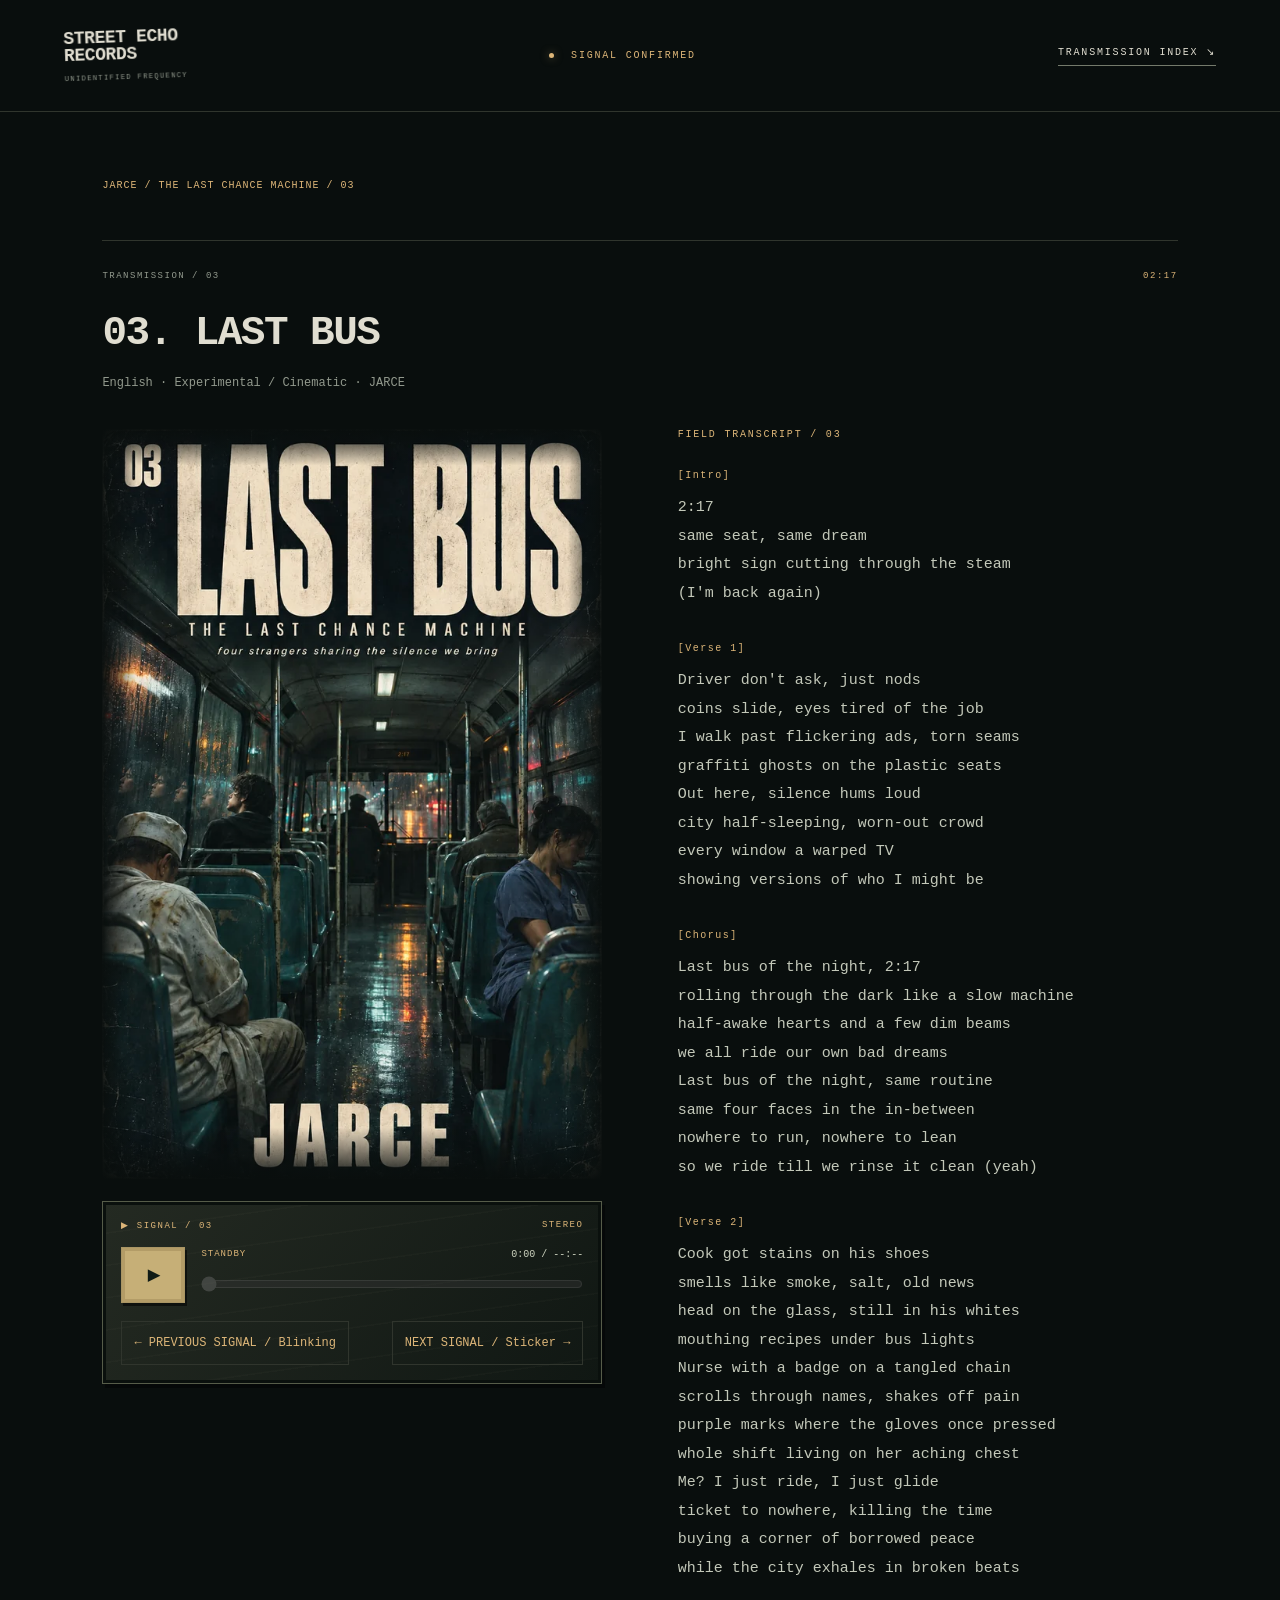
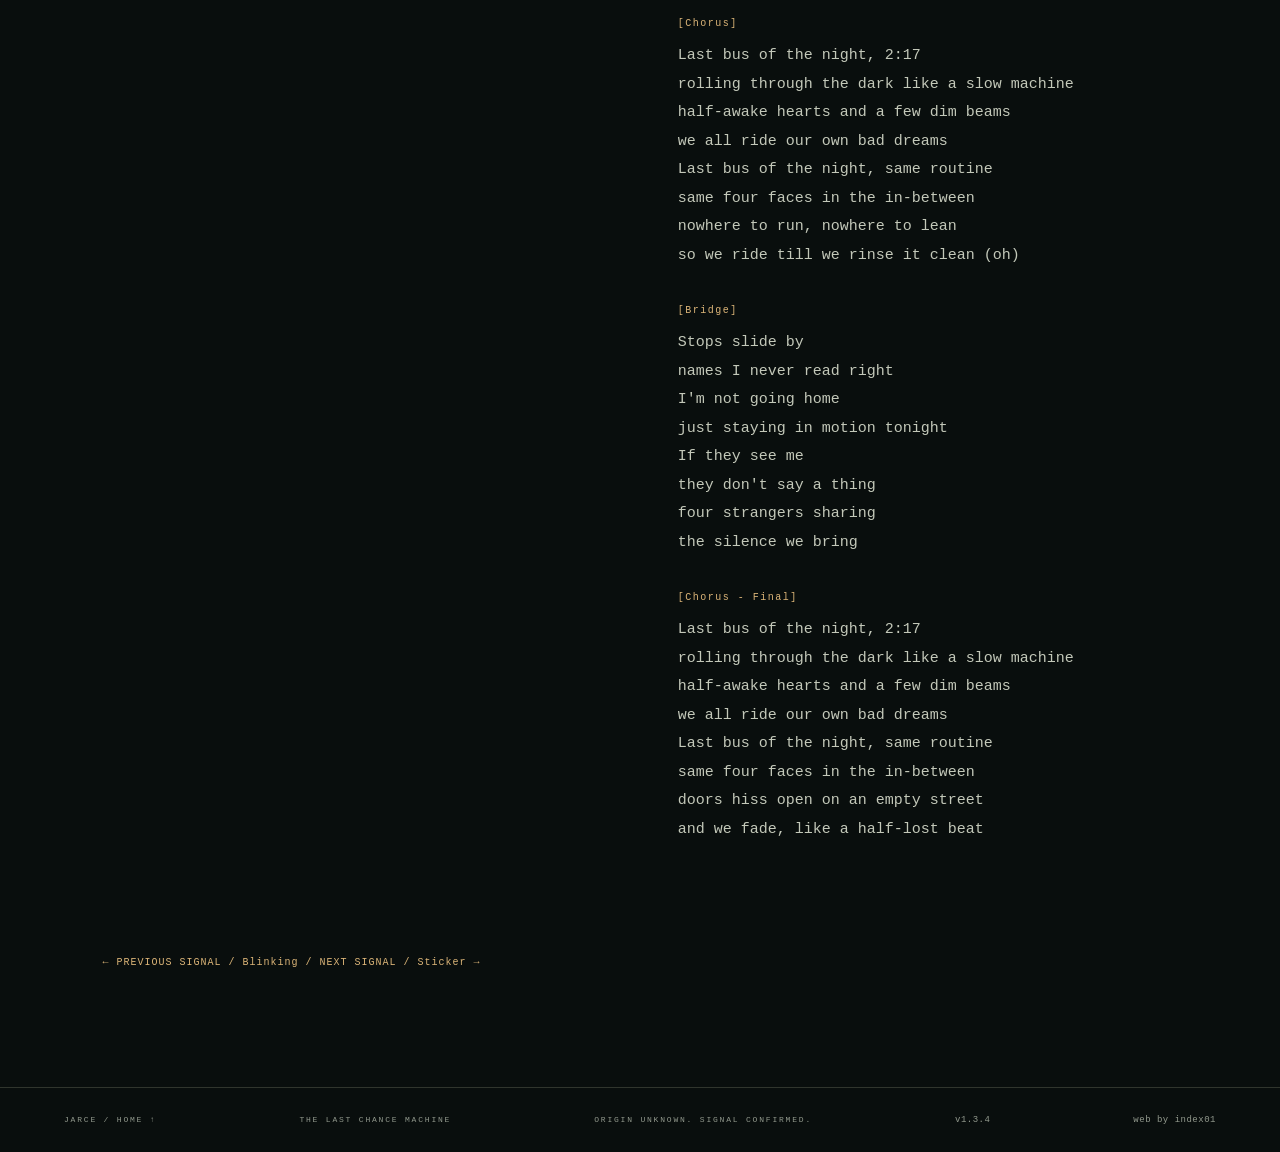
<file: transmissions/03-last-bus/index.html>
<!doctype html><html lang="en"><head><meta charset="utf-8"><meta name="viewport" content="width=device-width, initial-scale=1"><meta name="theme-color" content="#090e0d"><title>Last Bus — JARCE | THE LAST CHANCE MACHINE</title><meta name="description" content="Four strangers ride the 2:17 bus through a sleeping city in Last Bus by JARCE. Listen to the cinematic track and read the lyrics."><link rel="canonical" href="https://jarce.online/transmissions/03-last-bus/">
<meta property="og:type" content="music.song">
<meta property="og:site_name" content="JARCE">
<meta property="og:locale" content="en_US">
<meta property="og:title" content="Last Bus — JARCE | THE LAST CHANCE MACHINE">
<meta property="og:description" content="Four strangers ride the 2:17 bus through a sleeping city in Last Bus by JARCE. Listen to the cinematic track and read the lyrics.">
<meta property="og:url" content="https://jarce.online/transmissions/03-last-bus/">
<meta property="og:image" content="https://jarce.online/assets/og/03-last-bus.jpg">
<meta property="og:image:secure_url" content="https://jarce.online/assets/og/03-last-bus.jpg">
<meta property="og:image:type" content="image/jpeg">
<meta property="og:image:width" content="1200">
<meta property="og:image:height" content="630">
<meta property="og:image:alt" content="Last Bus by JARCE: poster and track 03 of THE LAST CHANCE MACHINE.">
<meta property="music:duration" content="202">
<meta property="music:album" content="https://jarce.online/the-last-chance-machine/">
<meta property="music:album:track" content="3">
<meta property="music:musician" content="https://jarce.online/">
<meta name="twitter:card" content="summary_large_image">
<meta name="twitter:title" content="Last Bus — JARCE | THE LAST CHANCE MACHINE">
<meta name="twitter:description" content="Four strangers ride the 2:17 bus through a sleeping city in Last Bus by JARCE. Listen to the cinematic track and read the lyrics.">
<meta name="twitter:image" content="https://jarce.online/assets/og/03-last-bus.jpg">
<meta name="twitter:image:alt" content="Last Bus by JARCE: poster and track 03 of THE LAST CHANCE MACHINE.">
<script type="application/ld+json">{"@context":"https://schema.org","@graph":[{"@type":"MusicGroup","@id":"https://jarce.online/#jarce","name":"JARCE","url":"https://jarce.online/","description":"Music project with no confirmed public identity."},{"@type":"MusicAlbum","@id":"https://jarce.online/the-last-chance-machine/#album","name":"THE LAST CHANCE MACHINE","url":"https://jarce.online/the-last-chance-machine/","byArtist":{"@id":"https://jarce.online/#jarce"},"image":"https://jarce.online/assets/album-cover.jpg","numTracks":6,"albumProductionType":"https://schema.org/StudioAlbum","track":[{"@id":"https://jarce.online/transmissions/01-lonely-vending-machine/#recording"},{"@id":"https://jarce.online/transmissions/02-blinking/#recording"},{"@id":"https://jarce.online/transmissions/03-last-bus/#recording"},{"@id":"https://jarce.online/transmissions/04-sticker/#recording"},{"@id":"https://jarce.online/transmissions/05-lavanderia-3am/#recording"},{"@id":"https://jarce.online/transmissions/06-broken-turnstile/#recording"}]},{"@type":"MusicRecording","@id":"https://jarce.online/transmissions/03-last-bus/#recording","name":"Last Bus","url":"https://jarce.online/transmissions/03-last-bus/","position":3,"duration":"PT3M22S","inLanguage":"en","genre":["Experimental","Cinematic"],"byArtist":{"@id":"https://jarce.online/#jarce"},"inAlbum":{"@id":"https://jarce.online/the-last-chance-machine/#album"},"image":"https://jarce.online/assets/03_last_bus.jpg","audio":{"@type":"AudioObject","contentUrl":"https://jarce.online/assets/music/03_last_bus.mp3","encodingFormat":"audio/mpeg","duration":"PT3M22S","name":"Last Bus"}},{"@type":"BreadcrumbList","itemListElement":[{"@type":"ListItem","position":1,"name":"JARCE","item":"https://jarce.online/"},{"@type":"ListItem","position":2,"name":"THE LAST CHANCE MACHINE","item":"https://jarce.online/the-last-chance-machine/"},{"@type":"ListItem","position":3,"name":"Last Bus","item":"https://jarce.online/transmissions/03-last-bus/"}]}]}</script><link rel="stylesheet" href="/style.css?v=1.3.4"><script src="/signal.js?v=1.3.4" defer></script><link rel="manifest" href="/manifest.webmanifest"><link rel="apple-touch-icon" href="/assets/icons/icon-180.png"><meta name="apple-mobile-web-app-capable" content="yes"><meta name="mobile-web-app-capable" content="yes"><meta name="apple-mobile-web-app-title" content="JARCE"><meta name="apple-mobile-web-app-status-bar-style" content="black"><script src="/pwa.js?v=1.3.4" defer></script><link rel="icon" type="image/x-icon" href="/favicon.ico?v=b5"><link rel="icon" type="image/png" sizes="192x192" href="/assets/icons/icon-192.png"></head><body class="detail-page"><svg class="ink-filter" aria-hidden="true" xmlns="http://www.w3.org/2000/svg"><defs><filter id="worn-ink" x="-3%" y="-5%" width="106%" height="110%"><feTurbulence type="fractalNoise" baseFrequency=".55" numOctaves="3" seed="17" result="grain"/><feColorMatrix in="grain" type="luminanceToAlpha"/><feComponentTransfer result="holes"><feFuncA type="discrete" tableValues="0 0 0 0 0 0 0 0 0 1"/></feComponentTransfer><feComposite in="SourceGraphic" in2="holes" operator="out"/></filter></defs></svg><a class="skip" href="#content">Skip to content</a><header><a class="label" href="/">STREET ECHO<br>RECORDS<span class="frequency">UNIDENTIFIED FREQUENCY</span></a><span class="status"><i></i> SIGNAL CONFIRMED</span><a class="archive-link" href="/#transmissions">TRANSMISSION INDEX ↘</a></header><main id="content" class="archive"><nav class="page-path" aria-label="Breadcrumb"><a href="/">JARCE</a> / <a href="/the-last-chance-machine/">THE LAST CHANCE MACHINE</a> / 03</nav><article class="transmission" id="03_last_bus" aria-labelledby="track-03"><div class="transmission-meta"><span>TRANSMISSION / 03</span><span>02:17</span></div><div class="song-heading"><h1 class="track" id="track-03">03. LAST BUS</h1><p>English · Experimental / Cinematic · JARCE</p></div><div class="song-layout"><div class="song-art"><a class="poster-link" href="/assets/03_last_bus.webp" aria-label="View full poster: Last Bus"><img src="/assets/03_last_bus.webp" srcset="/assets/03_last_bus-640.webp 640w, /assets/03_last_bus.webp 1024w" sizes="(max-width: 700px) 88vw, 44vw" width="1024" height="1536" fetchpriority="high" decoding="async" alt="Four tired passengers on a rain-soaked night bus, with recessed ceiling lights and a discreet 2:17 clock."></a><div class="signal-player" data-title="Last Bus"><div class="deck-label"><span>▶ SIGNAL / 03</span><span>STEREO</span></div><audio controls preload="none" aria-label="Last Bus" src="/assets/music/03_last_bus.mp3">Your browser does not support audio. <a href="/assets/music/03_last_bus.mp3">Listen to Last Bus</a>.</audio></div></div><div class="song-text"><section class="lyrics" aria-label="Last Bus lyrics"><p class="eyebrow">FIELD TRANSCRIPT / 03</p><section class="stanza"><h2>[Intro]</h2><p>2:17<br>same seat, same dream<br>bright sign cutting through the steam<br>(I&#x27;m back again)</p></section><section class="stanza"><h2>[Verse 1]</h2><p>Driver don&#x27;t ask, just nods<br>coins slide, eyes tired of the job<br>I walk past flickering ads, torn seams<br>graffiti ghosts on the plastic seats<br>Out here, silence hums loud<br>city half-sleeping, worn-out crowd<br>every window a warped TV<br>showing versions of who I might be</p></section><section class="stanza"><h2>[Chorus]</h2><p>Last bus of the night, 2:17<br>rolling through the dark like a slow machine<br>half-awake hearts and a few dim beams<br>we all ride our own bad dreams<br>Last bus of the night, same routine<br>same four faces in the in-between<br>nowhere to run, nowhere to lean<br>so we ride till we rinse it clean (yeah)</p></section><section class="stanza"><h2>[Verse 2]</h2><p>Cook got stains on his shoes<br>smells like smoke, salt, old news<br>head on the glass, still in his whites<br>mouthing recipes under bus lights<br>Nurse with a badge on a tangled chain<br>scrolls through names, shakes off pain<br>purple marks where the gloves once pressed<br>whole shift living on her aching chest<br>Me? I just ride, I just glide<br>ticket to nowhere, killing the time<br>buying a corner of borrowed peace<br>while the city exhales in broken beats</p></section><section class="stanza"><h2>[Chorus]</h2><p>Last bus of the night, 2:17<br>rolling through the dark like a slow machine<br>half-awake hearts and a few dim beams<br>we all ride our own bad dreams<br>Last bus of the night, same routine<br>same four faces in the in-between<br>nowhere to run, nowhere to lean<br>so we ride till we rinse it clean (oh)</p></section><section class="stanza"><h2>[Bridge]</h2><p>Stops slide by<br>names I never read right<br>I&#x27;m not going home<br>just staying in motion tonight<br>If they see me<br>they don&#x27;t say a thing<br>four strangers sharing<br>the silence we bring</p></section><section class="stanza"><h2>[Chorus - Final]</h2><p>Last bus of the night, 2:17<br>rolling through the dark like a slow machine<br>half-awake hearts and a few dim beams<br>we all ride our own bad dreams<br>Last bus of the night, same routine<br>same four faces in the in-between<br>doors hiss open on an empty street<br>and we fade, like a half-lost beat</p></section></section></div></div></article><nav class="page-path" aria-label="Track navigation"><a href="/transmissions/02-blinking/">← PREVIOUS SIGNAL / Blinking</a> <span aria-hidden="true"> / </span> <a href="/transmissions/04-sticker/">NEXT SIGNAL / Sticker →</a></nav></main><footer><a href="/">JARCE / HOME ↑</a><a href="/the-last-chance-machine/">THE LAST CHANCE MACHINE</a><span>ORIGIN UNKNOWN. SIGNAL CONFIRMED.</span><span class="site-version" style="font-size:9px;letter-spacing:.5px;white-space:nowrap">v1.3.4</span><a class="web-credit" href="https://index01.net" style="font-size:9px;letter-spacing:.5px;white-space:nowrap">web by index01</a><button id="install-app" type="button" hidden style="font:inherit;color:var(--amber);background:transparent;border:1px solid var(--line);padding:8px;cursor:pointer">INSTALL JARCE ↓</button></footer></body></html>
</file>
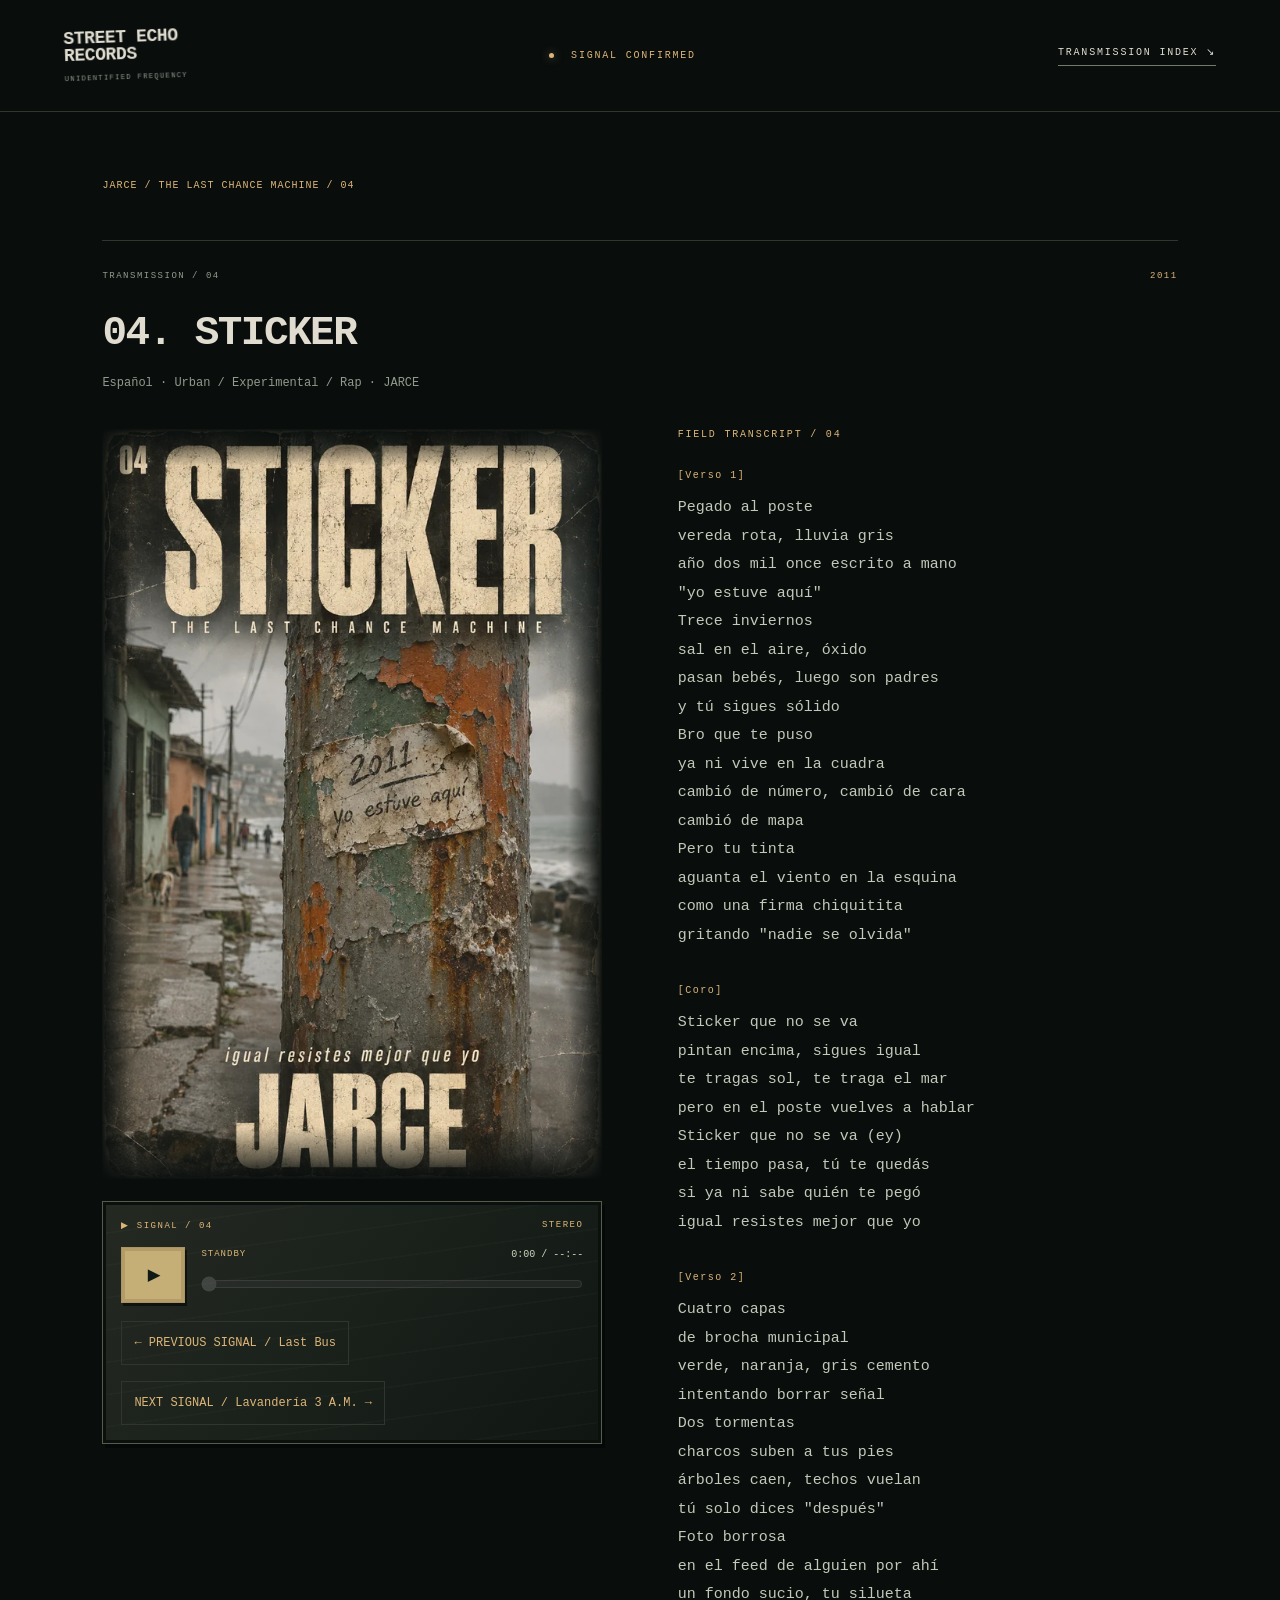
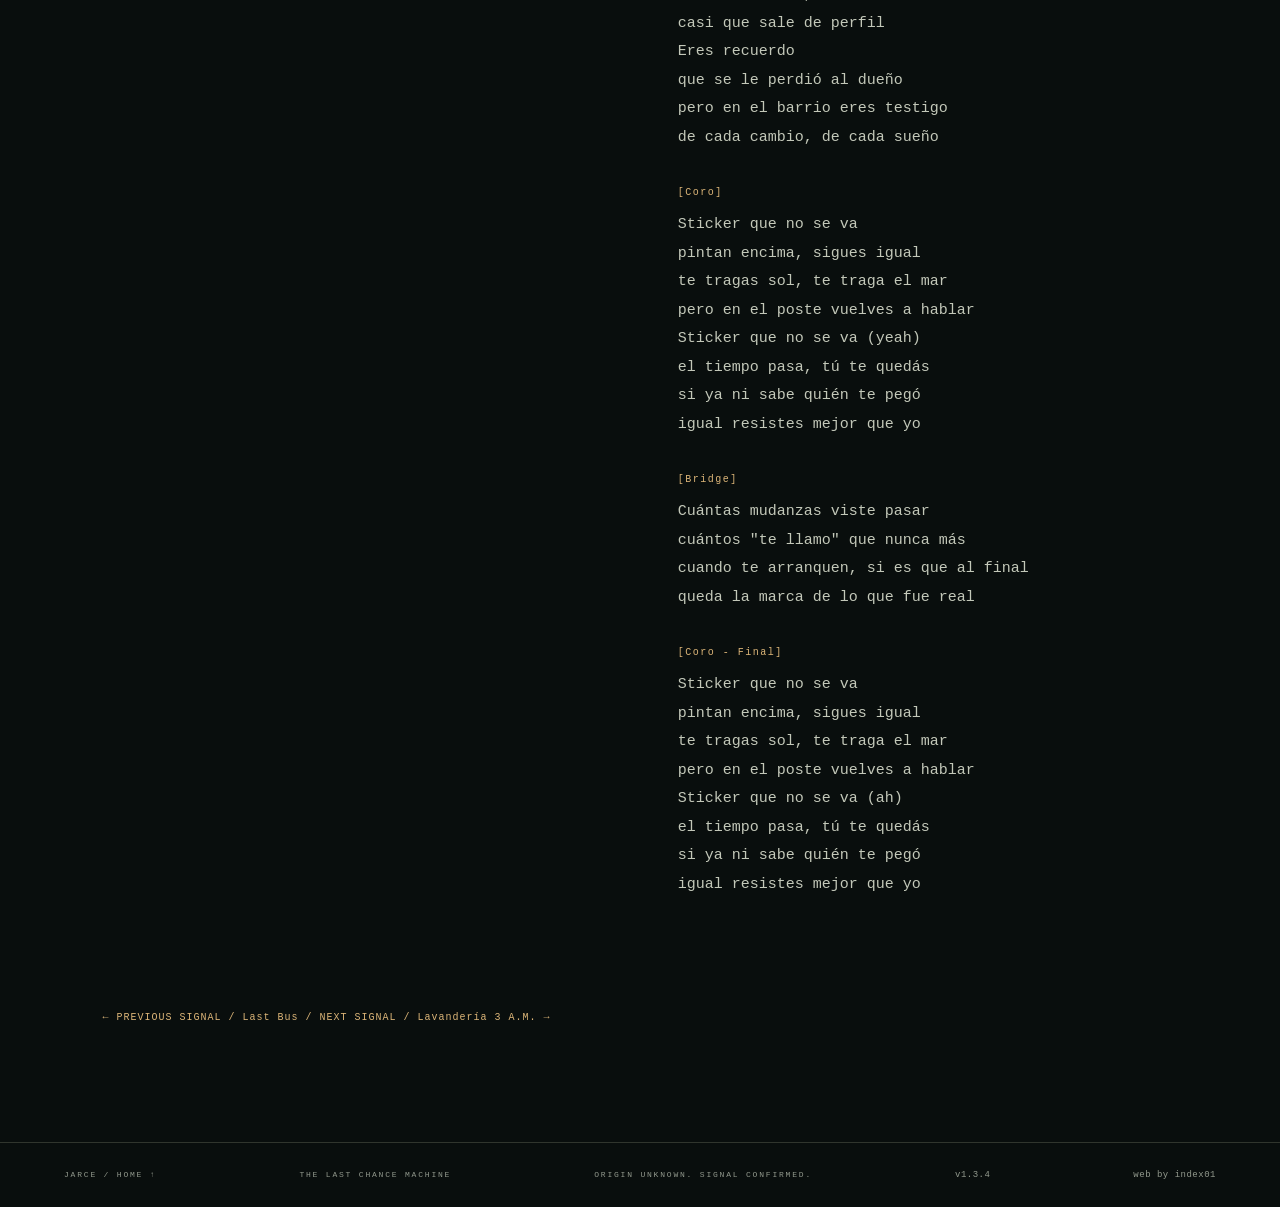
<file: transmissions/04-sticker/index.html>
<!doctype html><html lang="es"><head><meta charset="utf-8"><meta name="viewport" content="width=device-width, initial-scale=1"><meta name="theme-color" content="#090e0d"><title>Sticker — JARCE | THE LAST CHANCE MACHINE</title><meta name="description" content="En Sticker, JARCE le rapea a una pegatina de 2011 que sobrevive a la lluvia y a las capas de pintura del barrio. Escucha el tema y lee la letra."><link rel="canonical" href="https://jarce.online/transmissions/04-sticker/">
<meta property="og:type" content="music.song">
<meta property="og:site_name" content="JARCE">
<meta property="og:locale" content="es_ES">
<meta property="og:title" content="Sticker — JARCE | THE LAST CHANCE MACHINE">
<meta property="og:description" content="En Sticker, JARCE le rapea a una pegatina de 2011 que sobrevive a la lluvia y a las capas de pintura del barrio. Escucha el tema y lee la letra.">
<meta property="og:url" content="https://jarce.online/transmissions/04-sticker/">
<meta property="og:image" content="https://jarce.online/assets/og/04-sticker.jpg">
<meta property="og:image:secure_url" content="https://jarce.online/assets/og/04-sticker.jpg">
<meta property="og:image:type" content="image/jpeg">
<meta property="og:image:width" content="1200">
<meta property="og:image:height" content="630">
<meta property="og:image:alt" content="Sticker by JARCE: poster and track 04 of THE LAST CHANCE MACHINE.">
<meta property="music:duration" content="167">
<meta property="music:album" content="https://jarce.online/the-last-chance-machine/">
<meta property="music:album:track" content="4">
<meta property="music:musician" content="https://jarce.online/">
<meta name="twitter:card" content="summary_large_image">
<meta name="twitter:title" content="Sticker — JARCE | THE LAST CHANCE MACHINE">
<meta name="twitter:description" content="En Sticker, JARCE le rapea a una pegatina de 2011 que sobrevive a la lluvia y a las capas de pintura del barrio. Escucha el tema y lee la letra.">
<meta name="twitter:image" content="https://jarce.online/assets/og/04-sticker.jpg">
<meta name="twitter:image:alt" content="Sticker by JARCE: poster and track 04 of THE LAST CHANCE MACHINE.">
<script type="application/ld+json">{"@context":"https://schema.org","@graph":[{"@type":"MusicGroup","@id":"https://jarce.online/#jarce","name":"JARCE","url":"https://jarce.online/","description":"Music project with no confirmed public identity."},{"@type":"MusicAlbum","@id":"https://jarce.online/the-last-chance-machine/#album","name":"THE LAST CHANCE MACHINE","url":"https://jarce.online/the-last-chance-machine/","byArtist":{"@id":"https://jarce.online/#jarce"},"image":"https://jarce.online/assets/album-cover.jpg","numTracks":6,"albumProductionType":"https://schema.org/StudioAlbum","track":[{"@id":"https://jarce.online/transmissions/01-lonely-vending-machine/#recording"},{"@id":"https://jarce.online/transmissions/02-blinking/#recording"},{"@id":"https://jarce.online/transmissions/03-last-bus/#recording"},{"@id":"https://jarce.online/transmissions/04-sticker/#recording"},{"@id":"https://jarce.online/transmissions/05-lavanderia-3am/#recording"},{"@id":"https://jarce.online/transmissions/06-broken-turnstile/#recording"}]},{"@type":"MusicRecording","@id":"https://jarce.online/transmissions/04-sticker/#recording","name":"Sticker","url":"https://jarce.online/transmissions/04-sticker/","position":4,"duration":"PT2M47S","inLanguage":"es","genre":["Urban","Experimental","Rap"],"byArtist":{"@id":"https://jarce.online/#jarce"},"inAlbum":{"@id":"https://jarce.online/the-last-chance-machine/#album"},"image":"https://jarce.online/assets/04_sticker.jpg","audio":{"@type":"AudioObject","contentUrl":"https://jarce.online/assets/music/04_sticker.mp3","encodingFormat":"audio/mpeg","duration":"PT2M47S","name":"Sticker"}},{"@type":"BreadcrumbList","itemListElement":[{"@type":"ListItem","position":1,"name":"JARCE","item":"https://jarce.online/"},{"@type":"ListItem","position":2,"name":"THE LAST CHANCE MACHINE","item":"https://jarce.online/the-last-chance-machine/"},{"@type":"ListItem","position":3,"name":"Sticker","item":"https://jarce.online/transmissions/04-sticker/"}]}]}</script><link rel="stylesheet" href="/style.css?v=1.3.4"><script src="/signal.js?v=1.3.4" defer></script><link rel="manifest" href="/manifest.webmanifest"><link rel="apple-touch-icon" href="/assets/icons/icon-180.png"><meta name="apple-mobile-web-app-capable" content="yes"><meta name="mobile-web-app-capable" content="yes"><meta name="apple-mobile-web-app-title" content="JARCE"><meta name="apple-mobile-web-app-status-bar-style" content="black"><script src="/pwa.js?v=1.3.4" defer></script><link rel="icon" type="image/x-icon" href="/favicon.ico?v=b5"><link rel="icon" type="image/png" sizes="192x192" href="/assets/icons/icon-192.png"></head><body class="detail-page"><svg class="ink-filter" aria-hidden="true" xmlns="http://www.w3.org/2000/svg"><defs><filter id="worn-ink" x="-3%" y="-5%" width="106%" height="110%"><feTurbulence type="fractalNoise" baseFrequency=".55" numOctaves="3" seed="17" result="grain"/><feColorMatrix in="grain" type="luminanceToAlpha"/><feComponentTransfer result="holes"><feFuncA type="discrete" tableValues="0 0 0 0 0 0 0 0 0 1"/></feComponentTransfer><feComposite in="SourceGraphic" in2="holes" operator="out"/></filter></defs></svg><a class="skip" href="#content">Skip to content</a><header><a class="label" href="/">STREET ECHO<br>RECORDS<span class="frequency">UNIDENTIFIED FREQUENCY</span></a><span class="status"><i></i> SIGNAL CONFIRMED</span><a class="archive-link" href="/#transmissions">TRANSMISSION INDEX ↘</a></header><main id="content" class="archive"><nav class="page-path" aria-label="Breadcrumb"><a href="/">JARCE</a> / <a href="/the-last-chance-machine/">THE LAST CHANCE MACHINE</a> / 04</nav><article class="transmission" id="04_sticker" aria-labelledby="track-04"><div class="transmission-meta"><span>TRANSMISSION / 04</span><span>2011</span></div><div class="song-heading"><h1 class="track" id="track-04">04. STICKER</h1><p>Español · Urban / Experimental / Rap · JARCE</p></div><div class="song-layout"><div class="song-art"><a class="poster-link" href="/assets/04_sticker.webp" aria-label="View full poster: Sticker"><img src="/assets/04_sticker.webp" srcset="/assets/04_sticker-640.webp 640w, /assets/04_sticker.webp 1024w" sizes="(max-width: 700px) 88vw, 44vw" width="1024" height="1536" fetchpriority="high" decoding="async" alt="A weathered sticker marked 2011 and yo estuve aquí survives on a rusty coastal street pole."></a><div class="signal-player" data-title="Sticker"><div class="deck-label"><span>▶ SIGNAL / 04</span><span>STEREO</span></div><audio controls preload="none" aria-label="Sticker" src="/assets/music/04_sticker.mp3">Your browser does not support audio. <a href="/assets/music/04_sticker.mp3">Listen to Sticker</a>.</audio></div></div><div class="song-text"><section class="lyrics" aria-label="Sticker lyrics"><p class="eyebrow">FIELD TRANSCRIPT / 04</p><section class="stanza"><h2>[Verso 1]</h2><p>Pegado al poste<br>vereda rota, lluvia gris<br>año dos mil once escrito a mano<br>&quot;yo estuve aquí&quot;<br>Trece inviernos<br>sal en el aire, óxido<br>pasan bebés, luego son padres<br>y tú sigues sólido<br>Bro que te puso<br>ya ni vive en la cuadra<br>cambió de número, cambió de cara<br>cambió de mapa<br>Pero tu tinta<br>aguanta el viento en la esquina<br>como una firma chiquitita<br>gritando &quot;nadie se olvida&quot;</p></section><section class="stanza"><h2>[Coro]</h2><p>Sticker que no se va<br>pintan encima, sigues igual<br>te tragas sol, te traga el mar<br>pero en el poste vuelves a hablar<br>Sticker que no se va (ey)<br>el tiempo pasa, tú te quedás<br>si ya ni sabe quién te pegó<br>igual resistes mejor que yo</p></section><section class="stanza"><h2>[Verso 2]</h2><p>Cuatro capas<br>de brocha municipal<br>verde, naranja, gris cemento<br>intentando borrar señal<br>Dos tormentas<br>charcos suben a tus pies<br>árboles caen, techos vuelan<br>tú solo dices &quot;después&quot;<br>Foto borrosa<br>en el feed de alguien por ahí<br>un fondo sucio, tu silueta<br>casi que sale de perfil<br>Eres recuerdo<br>que se le perdió al dueño<br>pero en el barrio eres testigo<br>de cada cambio, de cada sueño</p></section><section class="stanza"><h2>[Coro]</h2><p>Sticker que no se va<br>pintan encima, sigues igual<br>te tragas sol, te traga el mar<br>pero en el poste vuelves a hablar<br>Sticker que no se va (yeah)<br>el tiempo pasa, tú te quedás<br>si ya ni sabe quién te pegó<br>igual resistes mejor que yo</p></section><section class="stanza"><h2>[Bridge]</h2><p>Cuántas mudanzas viste pasar<br>cuántos &quot;te llamo&quot; que nunca más<br>cuando te arranquen, si es que al final<br>queda la marca de lo que fue real</p></section><section class="stanza"><h2>[Coro - Final]</h2><p>Sticker que no se va<br>pintan encima, sigues igual<br>te tragas sol, te traga el mar<br>pero en el poste vuelves a hablar<br>Sticker que no se va (ah)<br>el tiempo pasa, tú te quedás<br>si ya ni sabe quién te pegó<br>igual resistes mejor que yo</p></section></section></div></div></article><nav class="page-path" aria-label="Track navigation"><a href="/transmissions/03-last-bus/">← PREVIOUS SIGNAL / Last Bus</a> <span aria-hidden="true"> / </span> <a href="/transmissions/05-lavanderia-3am/">NEXT SIGNAL / Lavandería 3 A.M. →</a></nav></main><footer><a href="/">JARCE / HOME ↑</a><a href="/the-last-chance-machine/">THE LAST CHANCE MACHINE</a><span>ORIGIN UNKNOWN. SIGNAL CONFIRMED.</span><span class="site-version" style="font-size:9px;letter-spacing:.5px;white-space:nowrap">v1.3.4</span><a class="web-credit" href="https://index01.net" style="font-size:9px;letter-spacing:.5px;white-space:nowrap">web by index01</a><button id="install-app" type="button" hidden style="font:inherit;color:var(--amber);background:transparent;border:1px solid var(--line);padding:8px;cursor:pointer">INSTALL JARCE ↓</button></footer></body></html>
</file>
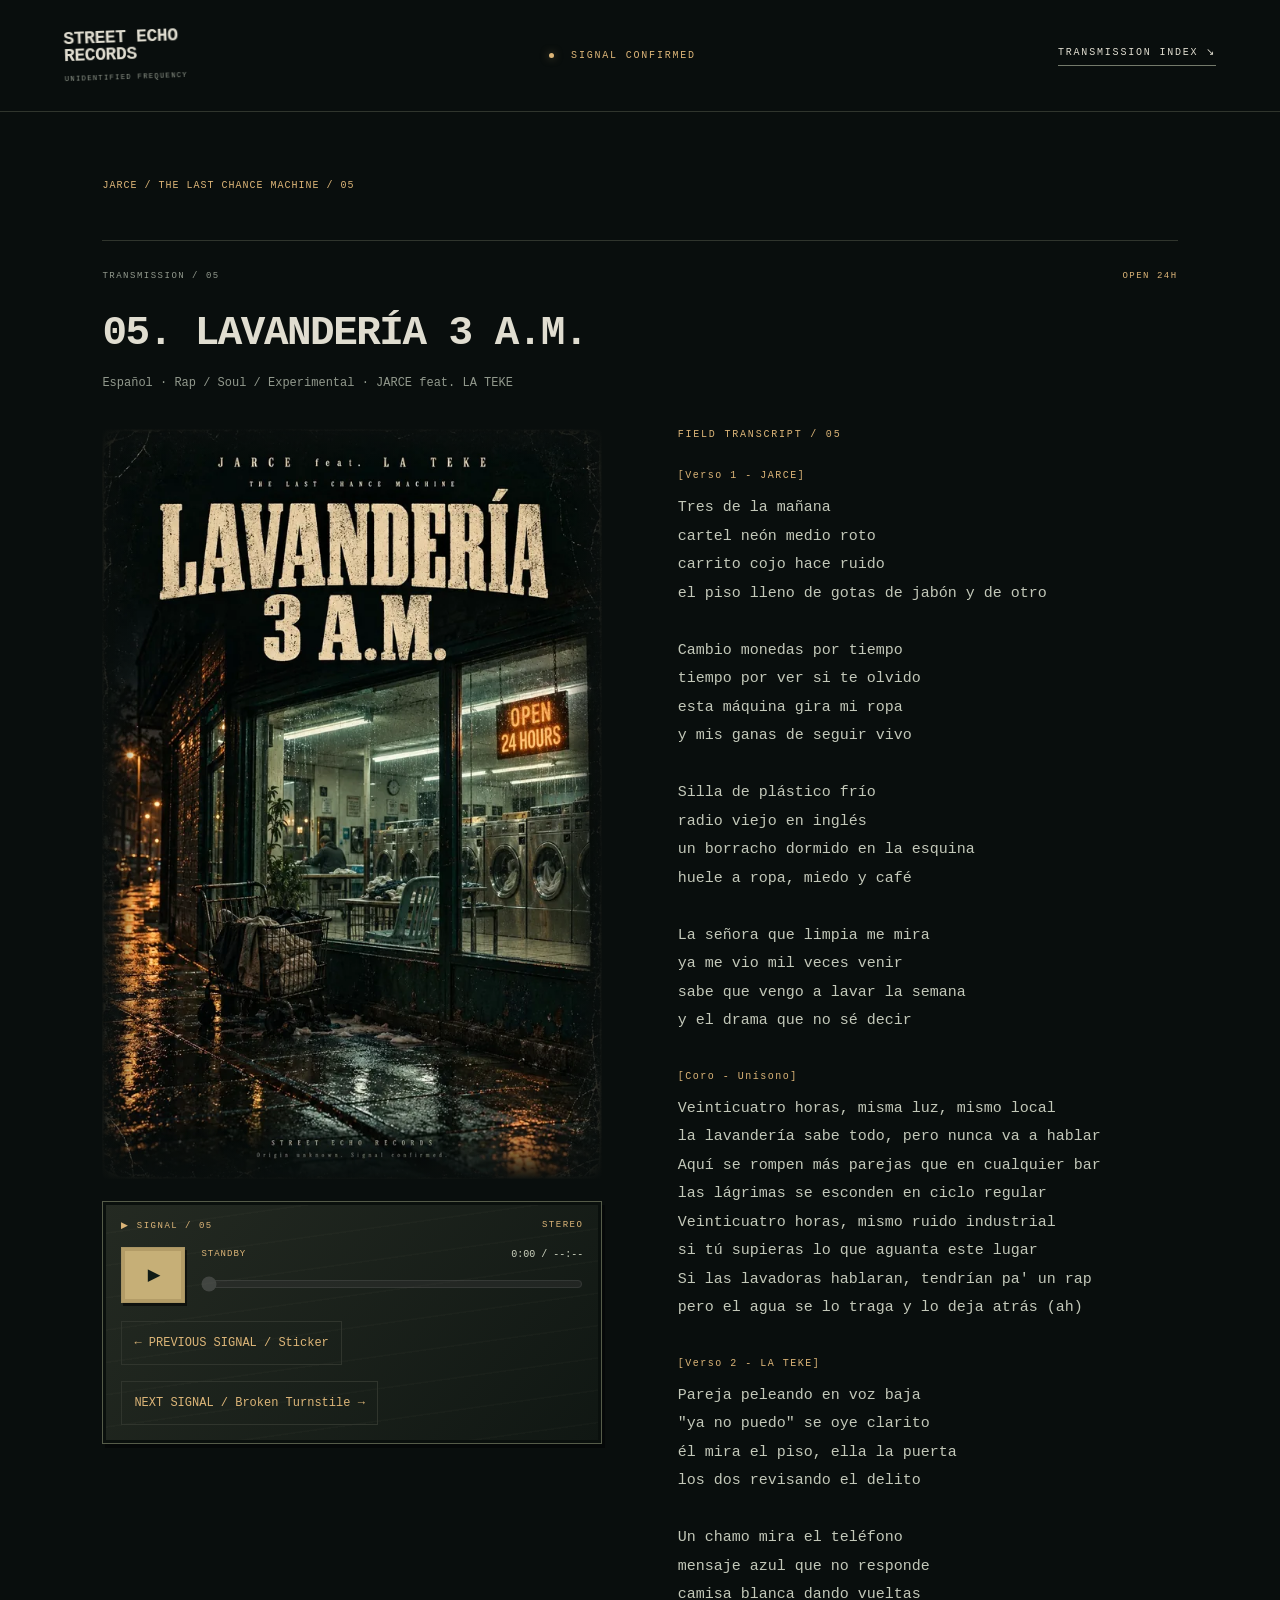
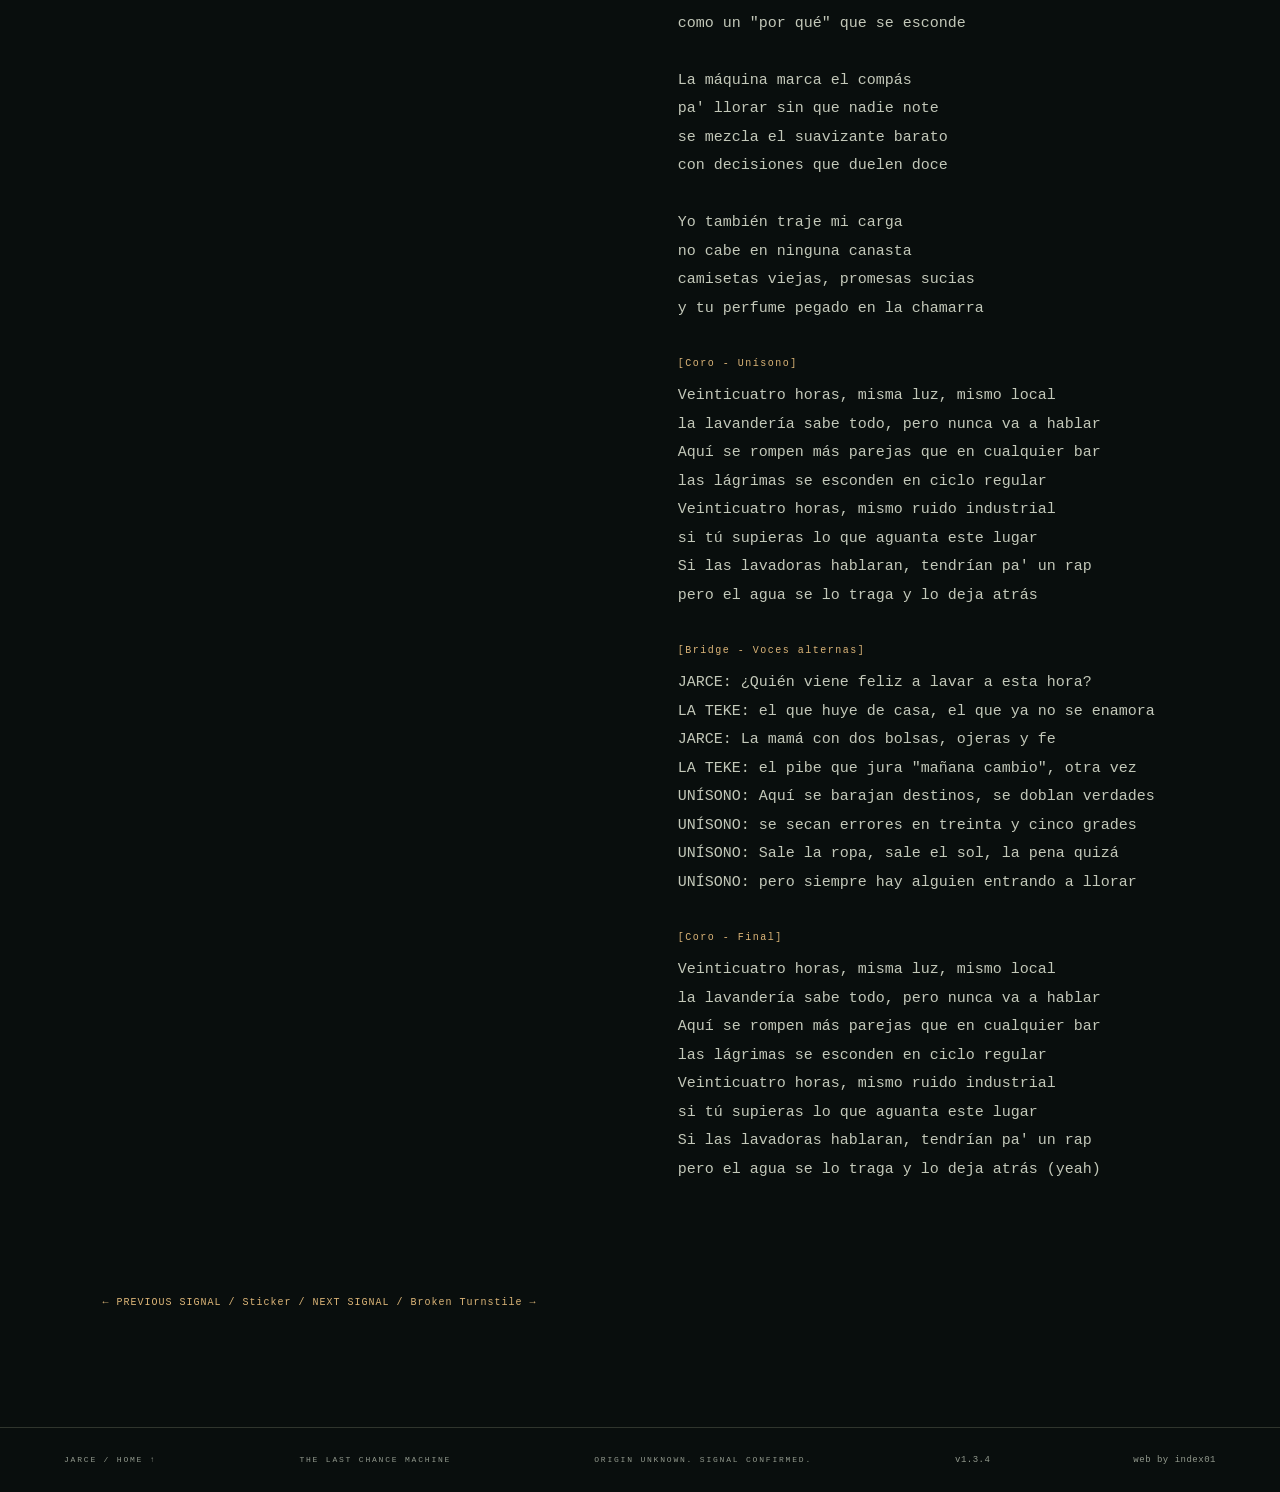
<file: transmissions/05-lavanderia-3am/index.html>
<!doctype html><html lang="es"><head><meta charset="utf-8"><meta name="viewport" content="width=device-width, initial-scale=1"><meta name="theme-color" content="#090e0d"><title>Lavandería 3 A.M. — JARCE feat. LA TEKE | THE LAST CHANCE MACHINE</title><meta name="description" content="En Lavandería 3 A.M., JARCE y LA TEKE cruzan sus voces entre monedas y ropa que gira de madrugada. Escucha la canción y lee la letra del dúo."><link rel="canonical" href="https://jarce.online/transmissions/05-lavanderia-3am/">
<meta property="og:type" content="music.song">
<meta property="og:site_name" content="JARCE">
<meta property="og:locale" content="es_ES">
<meta property="og:title" content="Lavandería 3 A.M. — JARCE feat. LA TEKE | THE LAST CHANCE MACHINE">
<meta property="og:description" content="En Lavandería 3 A.M., JARCE y LA TEKE cruzan sus voces entre monedas y ropa que gira de madrugada. Escucha la canción y lee la letra del dúo.">
<meta property="og:url" content="https://jarce.online/transmissions/05-lavanderia-3am/">
<meta property="og:image" content="https://jarce.online/assets/og/05-lavanderia-3am.jpg">
<meta property="og:image:secure_url" content="https://jarce.online/assets/og/05-lavanderia-3am.jpg">
<meta property="og:image:type" content="image/jpeg">
<meta property="og:image:width" content="1200">
<meta property="og:image:height" content="630">
<meta property="og:image:alt" content="Lavandería 3 A.M. by JARCE feat. LA TEKE: poster and track 05 of THE LAST CHANCE MACHINE.">
<meta property="music:duration" content="251">
<meta property="music:album" content="https://jarce.online/the-last-chance-machine/">
<meta property="music:album:track" content="5">
<meta property="music:musician" content="https://jarce.online/">
<meta name="twitter:card" content="summary_large_image">
<meta name="twitter:title" content="Lavandería 3 A.M. — JARCE feat. LA TEKE | THE LAST CHANCE MACHINE">
<meta name="twitter:description" content="En Lavandería 3 A.M., JARCE y LA TEKE cruzan sus voces entre monedas y ropa que gira de madrugada. Escucha la canción y lee la letra del dúo.">
<meta name="twitter:image" content="https://jarce.online/assets/og/05-lavanderia-3am.jpg">
<meta name="twitter:image:alt" content="Lavandería 3 A.M. by JARCE feat. LA TEKE: poster and track 05 of THE LAST CHANCE MACHINE.">
<script type="application/ld+json">{"@context":"https://schema.org","@graph":[{"@type":"MusicGroup","@id":"https://jarce.online/#jarce","name":"JARCE","url":"https://jarce.online/","description":"Music project with no confirmed public identity."},{"@type":"MusicAlbum","@id":"https://jarce.online/the-last-chance-machine/#album","name":"THE LAST CHANCE MACHINE","url":"https://jarce.online/the-last-chance-machine/","byArtist":{"@id":"https://jarce.online/#jarce"},"image":"https://jarce.online/assets/album-cover.jpg","numTracks":6,"albumProductionType":"https://schema.org/StudioAlbum","track":[{"@id":"https://jarce.online/transmissions/01-lonely-vending-machine/#recording"},{"@id":"https://jarce.online/transmissions/02-blinking/#recording"},{"@id":"https://jarce.online/transmissions/03-last-bus/#recording"},{"@id":"https://jarce.online/transmissions/04-sticker/#recording"},{"@id":"https://jarce.online/transmissions/05-lavanderia-3am/#recording"},{"@id":"https://jarce.online/transmissions/06-broken-turnstile/#recording"}]},{"@type":"MusicRecording","@id":"https://jarce.online/transmissions/05-lavanderia-3am/#recording","name":"Lavandería 3 A.M.","url":"https://jarce.online/transmissions/05-lavanderia-3am/","position":5,"duration":"PT4M11S","inLanguage":"es","genre":["Rap","Soul","Experimental"],"byArtist":{"@id":"https://jarce.online/#jarce"},"inAlbum":{"@id":"https://jarce.online/the-last-chance-machine/#album"},"image":"https://jarce.online/assets/05_lavanderia_3am-v2.jpg","audio":{"@type":"AudioObject","contentUrl":"https://jarce.online/assets/music/05_lavanderia_3am.mp3","encodingFormat":"audio/mpeg","duration":"PT4M11S","name":"Lavandería 3 A.M."},"contributor":{"@type":"Person","name":"LA TEKE"}},{"@type":"BreadcrumbList","itemListElement":[{"@type":"ListItem","position":1,"name":"JARCE","item":"https://jarce.online/"},{"@type":"ListItem","position":2,"name":"THE LAST CHANCE MACHINE","item":"https://jarce.online/the-last-chance-machine/"},{"@type":"ListItem","position":3,"name":"Lavandería 3 A.M.","item":"https://jarce.online/transmissions/05-lavanderia-3am/"}]}]}</script><link rel="stylesheet" href="/style.css?v=1.3.4"><script src="/signal.js?v=1.3.4" defer></script><link rel="manifest" href="/manifest.webmanifest"><link rel="apple-touch-icon" href="/assets/icons/icon-180.png"><meta name="apple-mobile-web-app-capable" content="yes"><meta name="mobile-web-app-capable" content="yes"><meta name="apple-mobile-web-app-title" content="JARCE"><meta name="apple-mobile-web-app-status-bar-style" content="black"><script src="/pwa.js?v=1.3.4" defer></script><link rel="icon" type="image/x-icon" href="/favicon.ico?v=b5"><link rel="icon" type="image/png" sizes="192x192" href="/assets/icons/icon-192.png"></head><body class="detail-page"><svg class="ink-filter" aria-hidden="true" xmlns="http://www.w3.org/2000/svg"><defs><filter id="worn-ink" x="-3%" y="-5%" width="106%" height="110%"><feTurbulence type="fractalNoise" baseFrequency=".55" numOctaves="3" seed="17" result="grain"/><feColorMatrix in="grain" type="luminanceToAlpha"/><feComponentTransfer result="holes"><feFuncA type="discrete" tableValues="0 0 0 0 0 0 0 0 0 1"/></feComponentTransfer><feComposite in="SourceGraphic" in2="holes" operator="out"/></filter></defs></svg><a class="skip" href="#content">Skip to content</a><header><a class="label" href="/">STREET ECHO<br>RECORDS<span class="frequency">UNIDENTIFIED FREQUENCY</span></a><span class="status"><i></i> SIGNAL CONFIRMED</span><a class="archive-link" href="/#transmissions">TRANSMISSION INDEX ↘</a></header><main id="content" class="archive"><nav class="page-path" aria-label="Breadcrumb"><a href="/">JARCE</a> / <a href="/the-last-chance-machine/">THE LAST CHANCE MACHINE</a> / 05</nav><article class="transmission" id="05_lavanderia_3am" aria-labelledby="track-05">
<div class="transmission-meta"><span>TRANSMISSION / 05</span><span>OPEN 24H</span></div>
<div class="song-heading"><h1 class="track" id="track-05">05. LAVANDERÍA 3 A.M.</h1><p>Español · Rap / Soul / Experimental · JARCE feat. LA TEKE</p></div>
<div class="song-layout"><div class="song-art"><a class="poster-link" href="/assets/05_lavanderia_3am-v2.webp" aria-label="View full poster: Lavandería 3 A.M."><img src="/assets/05_lavanderia_3am-v2.webp" srcset="/assets/05_lavanderia_3am-v2-640.webp 640w, /assets/05_lavanderia_3am-v2.webp 1024w" sizes="(max-width: 700px) 88vw, 44vw" width="1024" height="1536" fetchpriority="high" decoding="async" alt="Lavandería 3 A.M. by JARCE feat. LA TEKE: a rain-soaked laundromat in petrol green and amber light, a laundry trolley and distressed cream lettering."></a><div class="signal-player" data-title="Lavandería 3 A.M." data-artist="JARCE feat. LA TEKE"><div class="deck-label"><span>▶ SIGNAL / 05</span><span>STEREO</span></div><audio controls preload="none" aria-label="Lavandería 3 A.M." src="/assets/music/05_lavanderia_3am.mp3">Your browser does not support audio. <a href="/assets/music/05_lavanderia_3am.mp3">Listen to Lavandería 3 A.M.</a>.</audio></div></div><div class="song-text"><section class="lyrics" lang="es" aria-label="Letra de Lavandería 3 A.M."><p class="eyebrow">FIELD TRANSCRIPT / 05</p><section class="stanza"><h2>[Verso 1 - JARCE]</h2><p>Tres de la mañana<br>cartel neón medio roto<br>carrito cojo hace ruido<br>el piso lleno de gotas de jabón y de otro<br><br>Cambio monedas por tiempo<br>tiempo por ver si te olvido<br>esta máquina gira mi ropa<br>y mis ganas de seguir vivo<br><br>Silla de plástico frío<br>radio viejo en inglés<br>un borracho dormido en la esquina<br>huele a ropa, miedo y café<br><br>La señora que limpia me mira<br>ya me vio mil veces venir<br>sabe que vengo a lavar la semana<br>y el drama que no sé decir</p></section>
<section class="stanza"><h2>[Coro - Unísono]</h2><p>Veinticuatro horas, misma luz, mismo local<br>la lavandería sabe todo, pero nunca va a hablar<br>Aquí se rompen más parejas que en cualquier bar<br>las lágrimas se esconden en ciclo regular<br>Veinticuatro horas, mismo ruido industrial<br>si tú supieras lo que aguanta este lugar<br>Si las lavadoras hablaran, tendrían pa' un rap<br>pero el agua se lo traga y lo deja atrás (ah)</p></section>
<section class="stanza"><h2>[Verso 2 - LA TEKE]</h2><p>Pareja peleando en voz baja<br>"ya no puedo" se oye clarito<br>él mira el piso, ella la puerta<br>los dos revisando el delito<br><br>Un chamo mira el teléfono<br>mensaje azul que no responde<br>camisa blanca dando vueltas<br>como un "por qué" que se esconde<br><br>La máquina marca el compás<br>pa' llorar sin que nadie note<br>se mezcla el suavizante barato<br>con decisiones que duelen doce<br><br>Yo también traje mi carga<br>no cabe en ninguna canasta<br>camisetas viejas, promesas sucias<br>y tu perfume pegado en la chamarra</p></section>
<section class="stanza"><h2>[Coro - Unísono]</h2><p>Veinticuatro horas, misma luz, mismo local<br>la lavandería sabe todo, pero nunca va a hablar<br>Aquí se rompen más parejas que en cualquier bar<br>las lágrimas se esconden en ciclo regular<br>Veinticuatro horas, mismo ruido industrial<br>si tú supieras lo que aguanta este lugar<br>Si las lavadoras hablaran, tendrían pa' un rap<br>pero el agua se lo traga y lo deja atrás</p></section>
<section class="stanza"><h2>[Bridge - Voces alternas]</h2><p>JARCE: ¿Quién viene feliz a lavar a esta hora?<br>LA TEKE: el que huye de casa, el que ya no se enamora<br>JARCE: La mamá con dos bolsas, ojeras y fe<br>LA TEKE: el pibe que jura "mañana cambio", otra vez<br>UNÍSONO: Aquí se barajan destinos, se doblan verdades<br>UNÍSONO: se secan errores en treinta y cinco grades<br>UNÍSONO: Sale la ropa, sale el sol, la pena quizá<br>UNÍSONO: pero siempre hay alguien entrando a llorar</p></section>
<section class="stanza"><h2>[Coro - Final]</h2><p>Veinticuatro horas, misma luz, mismo local<br>la lavandería sabe todo, pero nunca va a hablar<br>Aquí se rompen más parejas que en cualquier bar<br>las lágrimas se esconden en ciclo regular<br>Veinticuatro horas, mismo ruido industrial<br>si tú supieras lo que aguanta este lugar<br>Si las lavadoras hablaran, tendrían pa' un rap<br>pero el agua se lo traga y lo deja atrás (yeah)</p></section></section></div></div></article><nav class="page-path" aria-label="Track navigation"><a href="/transmissions/04-sticker/">← PREVIOUS SIGNAL / Sticker</a> <span aria-hidden="true"> / </span> <a href="/transmissions/06-broken-turnstile/">NEXT SIGNAL / Broken Turnstile →</a></nav></main><footer><a href="/">JARCE / HOME ↑</a><a href="/the-last-chance-machine/">THE LAST CHANCE MACHINE</a><span>ORIGIN UNKNOWN. SIGNAL CONFIRMED.</span><span class="site-version" style="font-size:9px;letter-spacing:.5px;white-space:nowrap">v1.3.4</span><a class="web-credit" href="https://index01.net" style="font-size:9px;letter-spacing:.5px;white-space:nowrap">web by index01</a><button id="install-app" type="button" hidden style="font:inherit;color:var(--amber);background:transparent;border:1px solid var(--line);padding:8px;cursor:pointer">INSTALL JARCE ↓</button></footer></body></html>
</file>
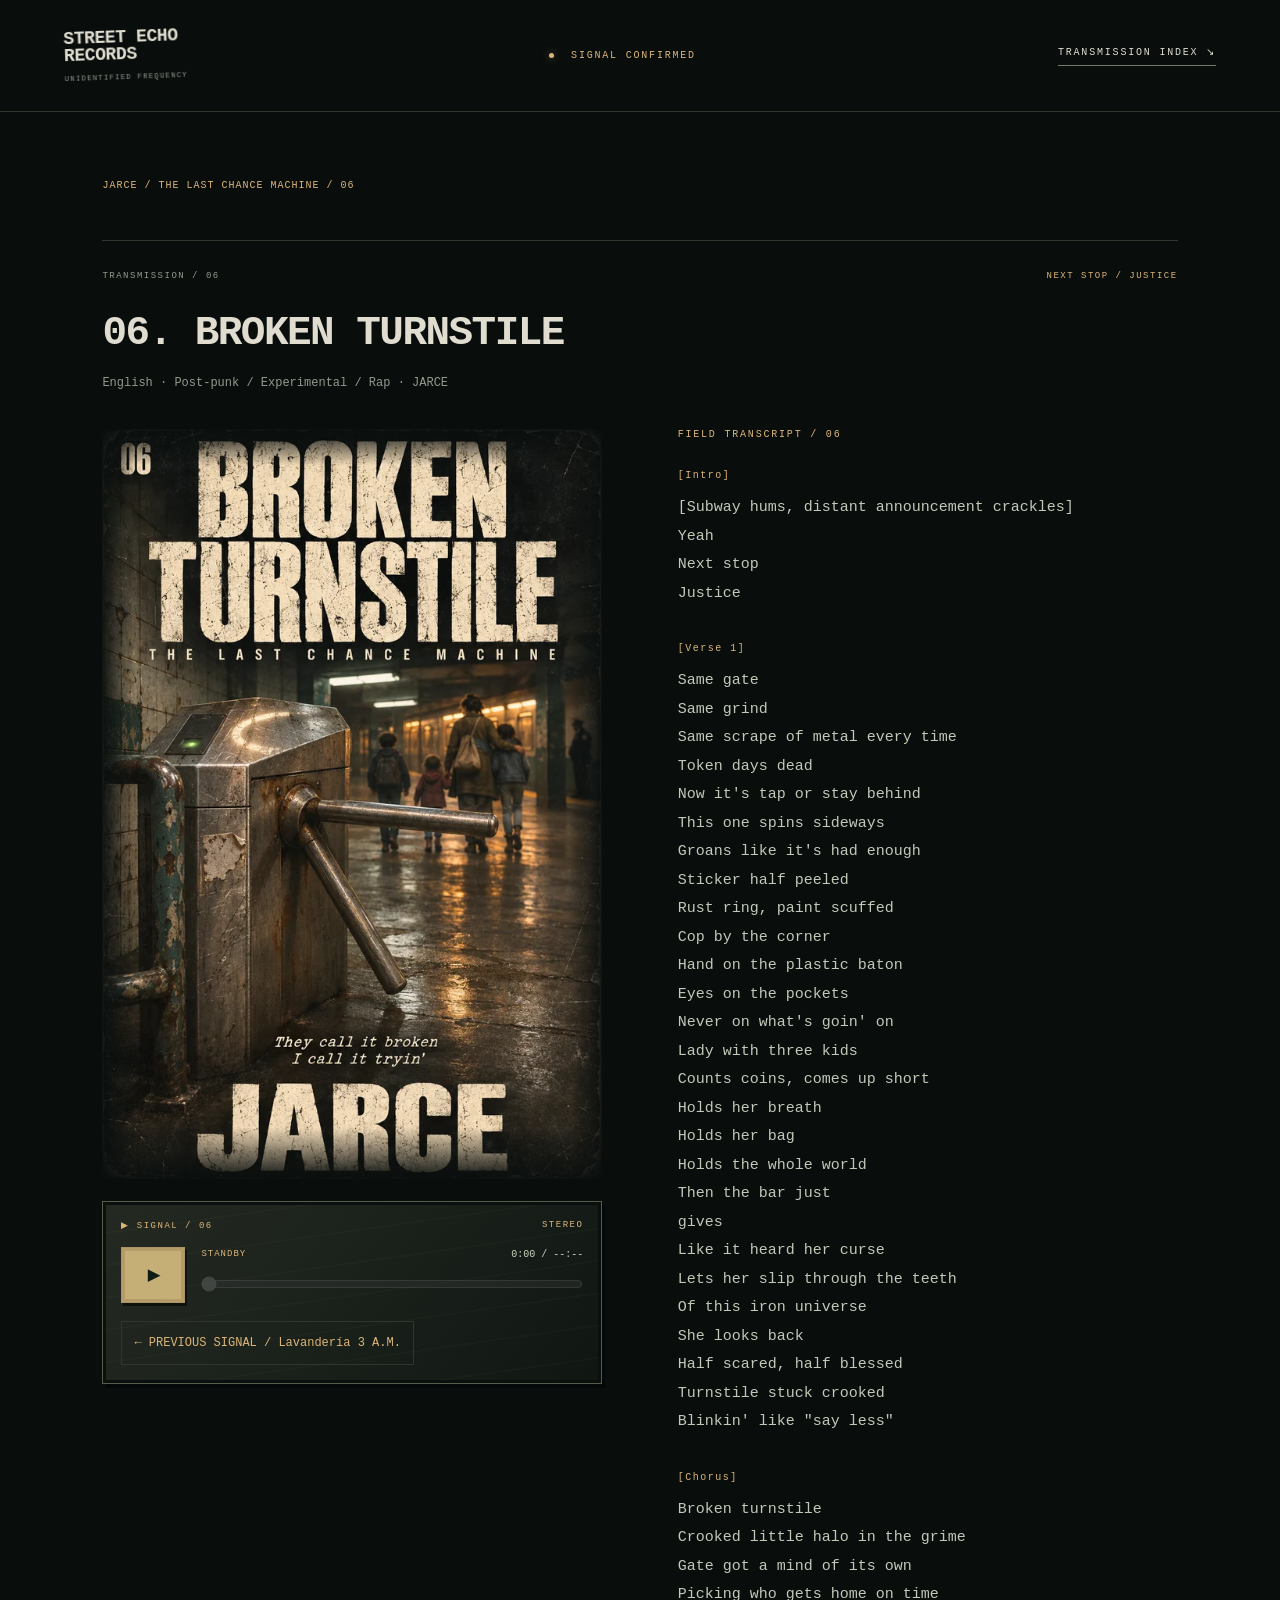
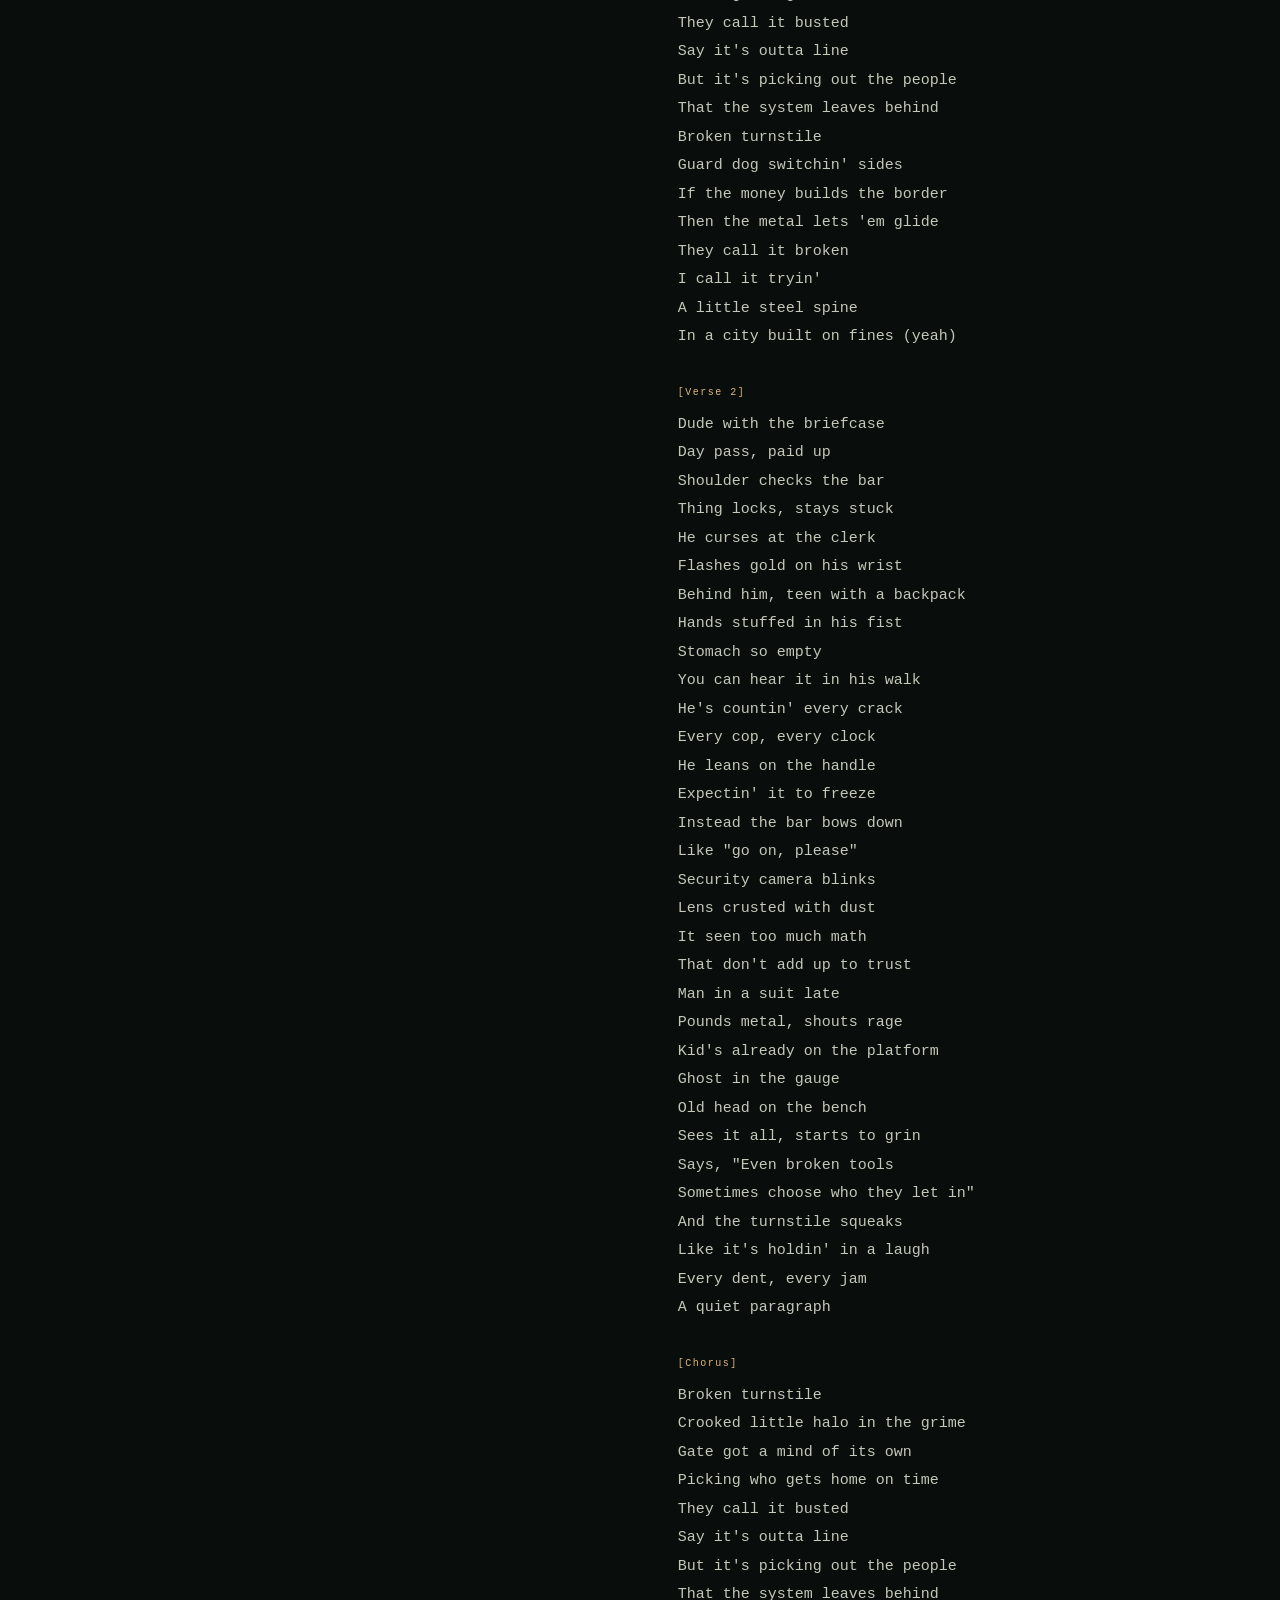
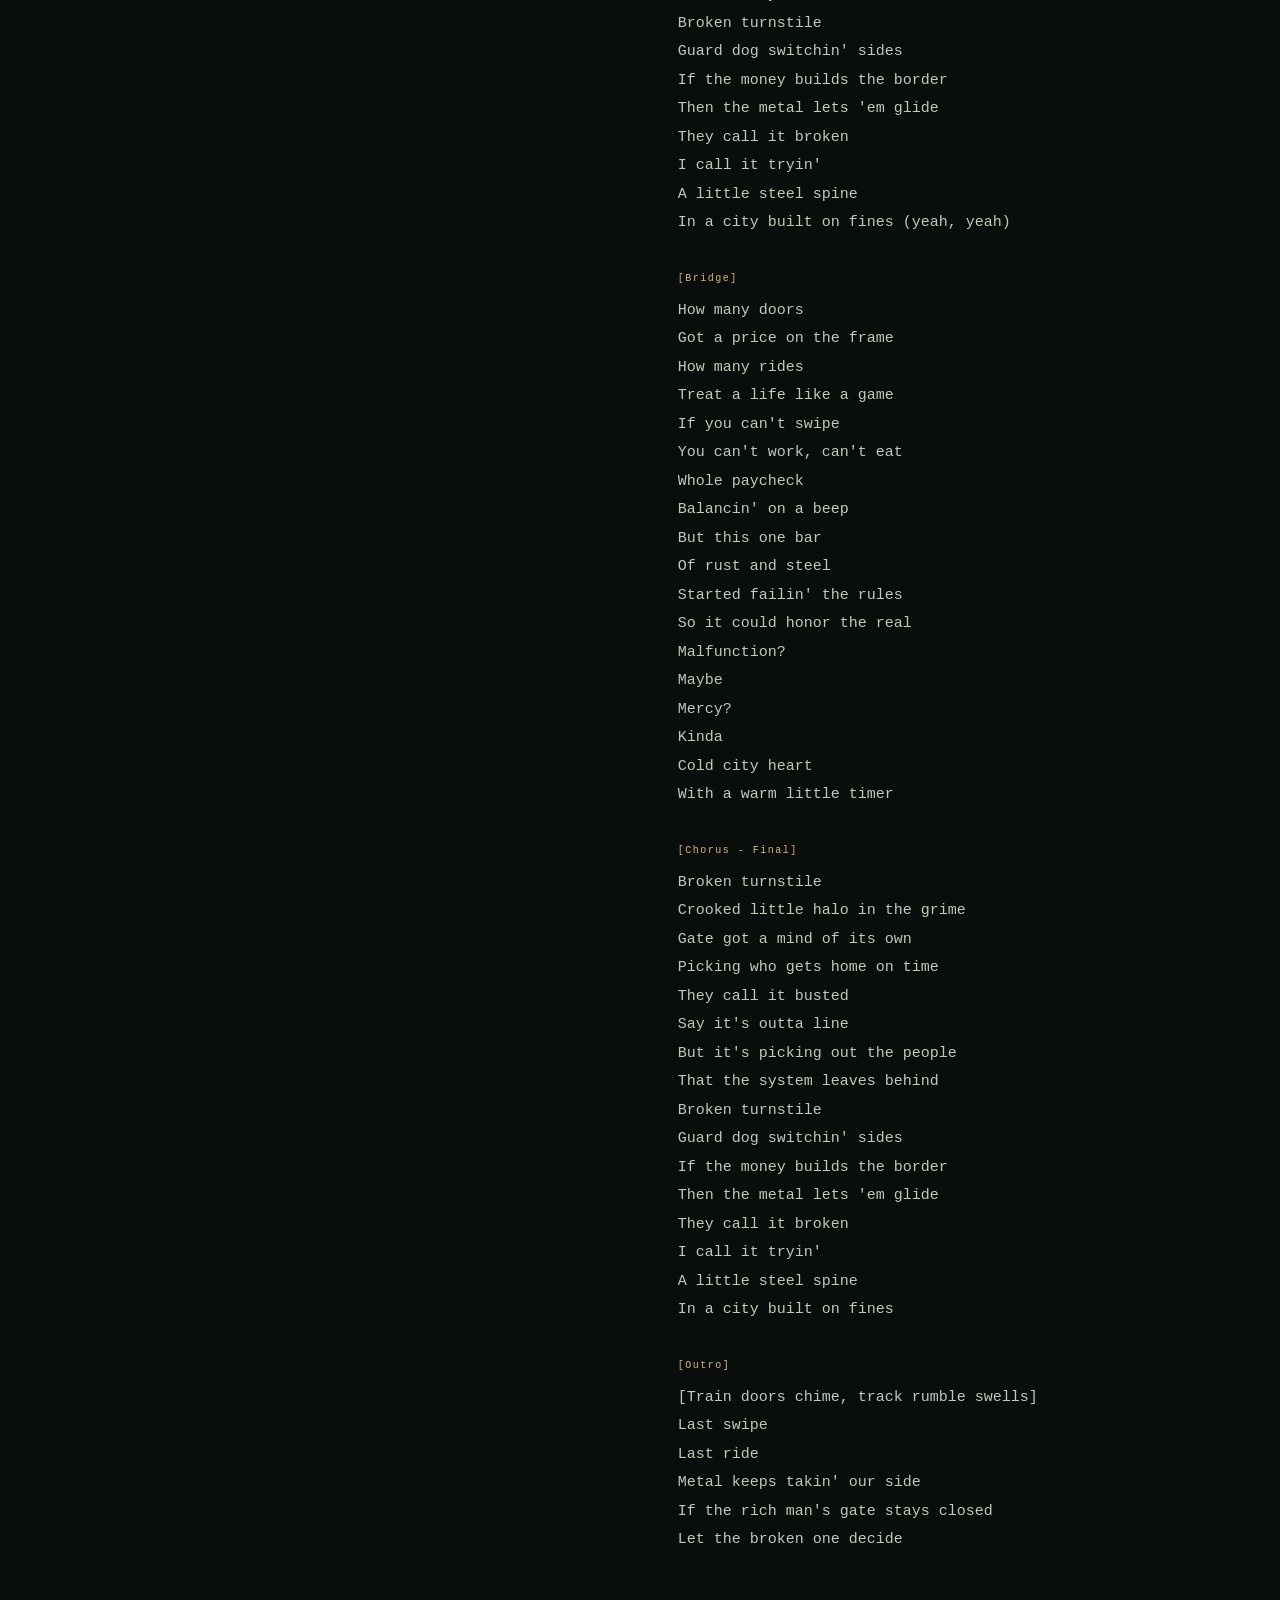
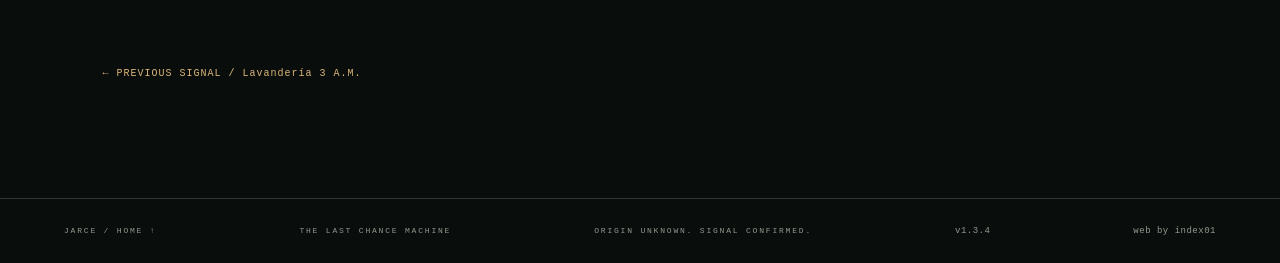
<file: transmissions/06-broken-turnstile/index.html>
<!doctype html><html lang="en"><head><meta charset="utf-8"><meta name="viewport" content="width=device-width, initial-scale=1"><meta name="theme-color" content="#090e0d"><title>Broken Turnstile — JARCE | THE LAST CHANCE MACHINE</title><meta name="description" content="In Broken Turnstile by JARCE, a battered subway gate lets a mother and her children through when the fare comes up short. Hear the track and read the lyrics."><link rel="canonical" href="https://jarce.online/transmissions/06-broken-turnstile/">
<meta property="og:type" content="music.song">
<meta property="og:site_name" content="JARCE">
<meta property="og:locale" content="en_US">
<meta property="og:title" content="Broken Turnstile — JARCE | THE LAST CHANCE MACHINE">
<meta property="og:description" content="In Broken Turnstile by JARCE, a battered subway gate lets a mother and her children through when the fare comes up short. Hear the track and read the lyrics.">
<meta property="og:url" content="https://jarce.online/transmissions/06-broken-turnstile/">
<meta property="og:image" content="https://jarce.online/assets/og/06-broken-turnstile.jpg">
<meta property="og:image:secure_url" content="https://jarce.online/assets/og/06-broken-turnstile.jpg">
<meta property="og:image:type" content="image/jpeg">
<meta property="og:image:width" content="1200">
<meta property="og:image:height" content="630">
<meta property="og:image:alt" content="Broken Turnstile by JARCE: poster and track 06 of THE LAST CHANCE MACHINE.">
<meta property="music:duration" content="204">
<meta property="music:album" content="https://jarce.online/the-last-chance-machine/">
<meta property="music:album:track" content="6">
<meta property="music:musician" content="https://jarce.online/">
<meta name="twitter:card" content="summary_large_image">
<meta name="twitter:title" content="Broken Turnstile — JARCE | THE LAST CHANCE MACHINE">
<meta name="twitter:description" content="In Broken Turnstile by JARCE, a battered subway gate lets a mother and her children through when the fare comes up short. Hear the track and read the lyrics.">
<meta name="twitter:image" content="https://jarce.online/assets/og/06-broken-turnstile.jpg">
<meta name="twitter:image:alt" content="Broken Turnstile by JARCE: poster and track 06 of THE LAST CHANCE MACHINE.">
<script type="application/ld+json">{"@context":"https://schema.org","@graph":[{"@type":"MusicGroup","@id":"https://jarce.online/#jarce","name":"JARCE","url":"https://jarce.online/","description":"Music project with no confirmed public identity."},{"@type":"MusicAlbum","@id":"https://jarce.online/the-last-chance-machine/#album","name":"THE LAST CHANCE MACHINE","url":"https://jarce.online/the-last-chance-machine/","byArtist":{"@id":"https://jarce.online/#jarce"},"image":"https://jarce.online/assets/album-cover.jpg","numTracks":6,"albumProductionType":"https://schema.org/StudioAlbum","track":[{"@id":"https://jarce.online/transmissions/01-lonely-vending-machine/#recording"},{"@id":"https://jarce.online/transmissions/02-blinking/#recording"},{"@id":"https://jarce.online/transmissions/03-last-bus/#recording"},{"@id":"https://jarce.online/transmissions/04-sticker/#recording"},{"@id":"https://jarce.online/transmissions/05-lavanderia-3am/#recording"},{"@id":"https://jarce.online/transmissions/06-broken-turnstile/#recording"}]},{"@type":"MusicRecording","@id":"https://jarce.online/transmissions/06-broken-turnstile/#recording","name":"Broken Turnstile","url":"https://jarce.online/transmissions/06-broken-turnstile/","position":6,"duration":"PT3M24S","inLanguage":"en","genre":["Post-punk","Experimental","Rap"],"byArtist":{"@id":"https://jarce.online/#jarce"},"inAlbum":{"@id":"https://jarce.online/the-last-chance-machine/#album"},"image":"https://jarce.online/assets/06_broken_turnstile.jpg","audio":{"@type":"AudioObject","contentUrl":"https://jarce.online/assets/music/06_broken_turnstile.mp3","encodingFormat":"audio/mpeg","duration":"PT3M24S","name":"Broken Turnstile"}},{"@type":"BreadcrumbList","itemListElement":[{"@type":"ListItem","position":1,"name":"JARCE","item":"https://jarce.online/"},{"@type":"ListItem","position":2,"name":"THE LAST CHANCE MACHINE","item":"https://jarce.online/the-last-chance-machine/"},{"@type":"ListItem","position":3,"name":"Broken Turnstile","item":"https://jarce.online/transmissions/06-broken-turnstile/"}]}]}</script><link rel="stylesheet" href="/style.css?v=1.3.4"><script src="/signal.js?v=1.3.4" defer></script><link rel="manifest" href="/manifest.webmanifest"><link rel="apple-touch-icon" href="/assets/icons/icon-180.png"><meta name="apple-mobile-web-app-capable" content="yes"><meta name="mobile-web-app-capable" content="yes"><meta name="apple-mobile-web-app-title" content="JARCE"><meta name="apple-mobile-web-app-status-bar-style" content="black"><script src="/pwa.js?v=1.3.4" defer></script><link rel="icon" type="image/x-icon" href="/favicon.ico?v=b5"><link rel="icon" type="image/png" sizes="192x192" href="/assets/icons/icon-192.png"></head><body class="detail-page"><svg class="ink-filter" aria-hidden="true" xmlns="http://www.w3.org/2000/svg"><defs><filter id="worn-ink" x="-3%" y="-5%" width="106%" height="110%"><feTurbulence type="fractalNoise" baseFrequency=".55" numOctaves="3" seed="17" result="grain"/><feColorMatrix in="grain" type="luminanceToAlpha"/><feComponentTransfer result="holes"><feFuncA type="discrete" tableValues="0 0 0 0 0 0 0 0 0 1"/></feComponentTransfer><feComposite in="SourceGraphic" in2="holes" operator="out"/></filter></defs></svg><a class="skip" href="#content">Skip to content</a><header><a class="label" href="/">STREET ECHO<br>RECORDS<span class="frequency">UNIDENTIFIED FREQUENCY</span></a><span class="status"><i></i> SIGNAL CONFIRMED</span><a class="archive-link" href="/#transmissions">TRANSMISSION INDEX ↘</a></header><main id="content" class="archive"><nav class="page-path" aria-label="Breadcrumb"><a href="/">JARCE</a> / <a href="/the-last-chance-machine/">THE LAST CHANCE MACHINE</a> / 06</nav><article class="transmission" id="06_broken_turnstile" aria-labelledby="track-06"><div class="transmission-meta"><span>TRANSMISSION / 06</span><span>NEXT STOP / JUSTICE</span></div><div class="song-heading"><h1 class="track" id="track-06">06. BROKEN TURNSTILE</h1><p>English · Post-punk / Experimental / Rap · JARCE</p></div><div class="song-layout"><div class="song-art"><a class="poster-link" href="/assets/06_broken_turnstile.webp" aria-label="View full poster: Broken Turnstile"><img src="/assets/06_broken_turnstile.webp" srcset="/assets/06_broken_turnstile-640.webp 640w, /assets/06_broken_turnstile.webp 1024w" sizes="(max-width: 700px) 88vw, 44vw" width="1024" height="1536" fetchpriority="high" decoding="async" alt="A battered subway turnstile beside a mother and three children walking toward a warmly lit platform."></a><div class="signal-player" data-title="Broken Turnstile"><div class="deck-label"><span>▶ SIGNAL / 06</span><span>STEREO</span></div><audio controls preload="none" aria-label="Broken Turnstile" src="/assets/music/06_broken_turnstile.mp3">Your browser does not support audio. <a href="/assets/music/06_broken_turnstile.mp3">Listen to Broken Turnstile</a>.</audio></div></div><div class="song-text"><section class="lyrics" aria-label="Broken Turnstile lyrics"><p class="eyebrow">FIELD TRANSCRIPT / 06</p><section class="stanza"><h2>[Intro]</h2><p>[Subway hums, distant announcement crackles]<br>Yeah<br>Next stop<br>Justice</p></section><section class="stanza"><h2>[Verse 1]</h2><p>Same gate<br>Same grind<br>Same scrape of metal every time<br>Token days dead<br>Now it&#x27;s tap or stay behind<br>This one spins sideways<br>Groans like it&#x27;s had enough<br>Sticker half peeled<br>Rust ring, paint scuffed<br>Cop by the corner<br>Hand on the plastic baton<br>Eyes on the pockets<br>Never on what&#x27;s goin&#x27; on<br>Lady with three kids<br>Counts coins, comes up short<br>Holds her breath<br>Holds her bag<br>Holds the whole world<br>Then the bar just<br>gives<br>Like it heard her curse<br>Lets her slip through the teeth<br>Of this iron universe<br>She looks back<br>Half scared, half blessed<br>Turnstile stuck crooked<br>Blinkin&#x27; like &quot;say less&quot;</p></section><section class="stanza"><h2>[Chorus]</h2><p>Broken turnstile<br>Crooked little halo in the grime<br>Gate got a mind of its own<br>Picking who gets home on time<br>They call it busted<br>Say it&#x27;s outta line<br>But it&#x27;s picking out the people<br>That the system leaves behind<br>Broken turnstile<br>Guard dog switchin&#x27; sides<br>If the money builds the border<br>Then the metal lets &#x27;em glide<br>They call it broken<br>I call it tryin&#x27;<br>A little steel spine<br>In a city built on fines (yeah)</p></section><section class="stanza"><h2>[Verse 2]</h2><p>Dude with the briefcase<br>Day pass, paid up<br>Shoulder checks the bar<br>Thing locks, stays stuck<br>He curses at the clerk<br>Flashes gold on his wrist<br>Behind him, teen with a backpack<br>Hands stuffed in his fist<br>Stomach so empty<br>You can hear it in his walk<br>He&#x27;s countin&#x27; every crack<br>Every cop, every clock<br>He leans on the handle<br>Expectin&#x27; it to freeze<br>Instead the bar bows down<br>Like &quot;go on, please&quot;<br>Security camera blinks<br>Lens crusted with dust<br>It seen too much math<br>That don&#x27;t add up to trust<br>Man in a suit late<br>Pounds metal, shouts rage<br>Kid&#x27;s already on the platform<br>Ghost in the gauge<br>Old head on the bench<br>Sees it all, starts to grin<br>Says, &quot;Even broken tools<br>Sometimes choose who they let in&quot;<br>And the turnstile squeaks<br>Like it&#x27;s holdin&#x27; in a laugh<br>Every dent, every jam<br>A quiet paragraph</p></section><section class="stanza"><h2>[Chorus]</h2><p>Broken turnstile<br>Crooked little halo in the grime<br>Gate got a mind of its own<br>Picking who gets home on time<br>They call it busted<br>Say it&#x27;s outta line<br>But it&#x27;s picking out the people<br>That the system leaves behind<br>Broken turnstile<br>Guard dog switchin&#x27; sides<br>If the money builds the border<br>Then the metal lets &#x27;em glide<br>They call it broken<br>I call it tryin&#x27;<br>A little steel spine<br>In a city built on fines (yeah, yeah)</p></section><section class="stanza"><h2>[Bridge]</h2><p>How many doors<br>Got a price on the frame<br>How many rides<br>Treat a life like a game<br>If you can&#x27;t swipe<br>You can&#x27;t work, can&#x27;t eat<br>Whole paycheck<br>Balancin&#x27; on a beep<br>But this one bar<br>Of rust and steel<br>Started failin&#x27; the rules<br>So it could honor the real<br>Malfunction?<br>Maybe<br>Mercy?<br>Kinda<br>Cold city heart<br>With a warm little timer</p></section><section class="stanza"><h2>[Chorus - Final]</h2><p>Broken turnstile<br>Crooked little halo in the grime<br>Gate got a mind of its own<br>Picking who gets home on time<br>They call it busted<br>Say it&#x27;s outta line<br>But it&#x27;s picking out the people<br>That the system leaves behind<br>Broken turnstile<br>Guard dog switchin&#x27; sides<br>If the money builds the border<br>Then the metal lets &#x27;em glide<br>They call it broken<br>I call it tryin&#x27;<br>A little steel spine<br>In a city built on fines</p></section><section class="stanza"><h2>[Outro]</h2><p>[Train doors chime, track rumble swells]<br>Last swipe<br>Last ride<br>Metal keeps takin&#x27; our side<br>If the rich man&#x27;s gate stays closed<br>Let the broken one decide</p></section></section></div></div></article><nav class="page-path" aria-label="Track navigation"><a href="/transmissions/05-lavanderia-3am/">← PREVIOUS SIGNAL / Lavandería 3 A.M.</a></nav></main><footer><a href="/">JARCE / HOME ↑</a><a href="/the-last-chance-machine/">THE LAST CHANCE MACHINE</a><span>ORIGIN UNKNOWN. SIGNAL CONFIRMED.</span><span class="site-version" style="font-size:9px;letter-spacing:.5px;white-space:nowrap">v1.3.4</span><a class="web-credit" href="https://index01.net" style="font-size:9px;letter-spacing:.5px;white-space:nowrap">web by index01</a><button id="install-app" type="button" hidden style="font:inherit;color:var(--amber);background:transparent;border:1px solid var(--line);padding:8px;cursor:pointer">INSTALL JARCE ↓</button></footer></body></html>
</file>
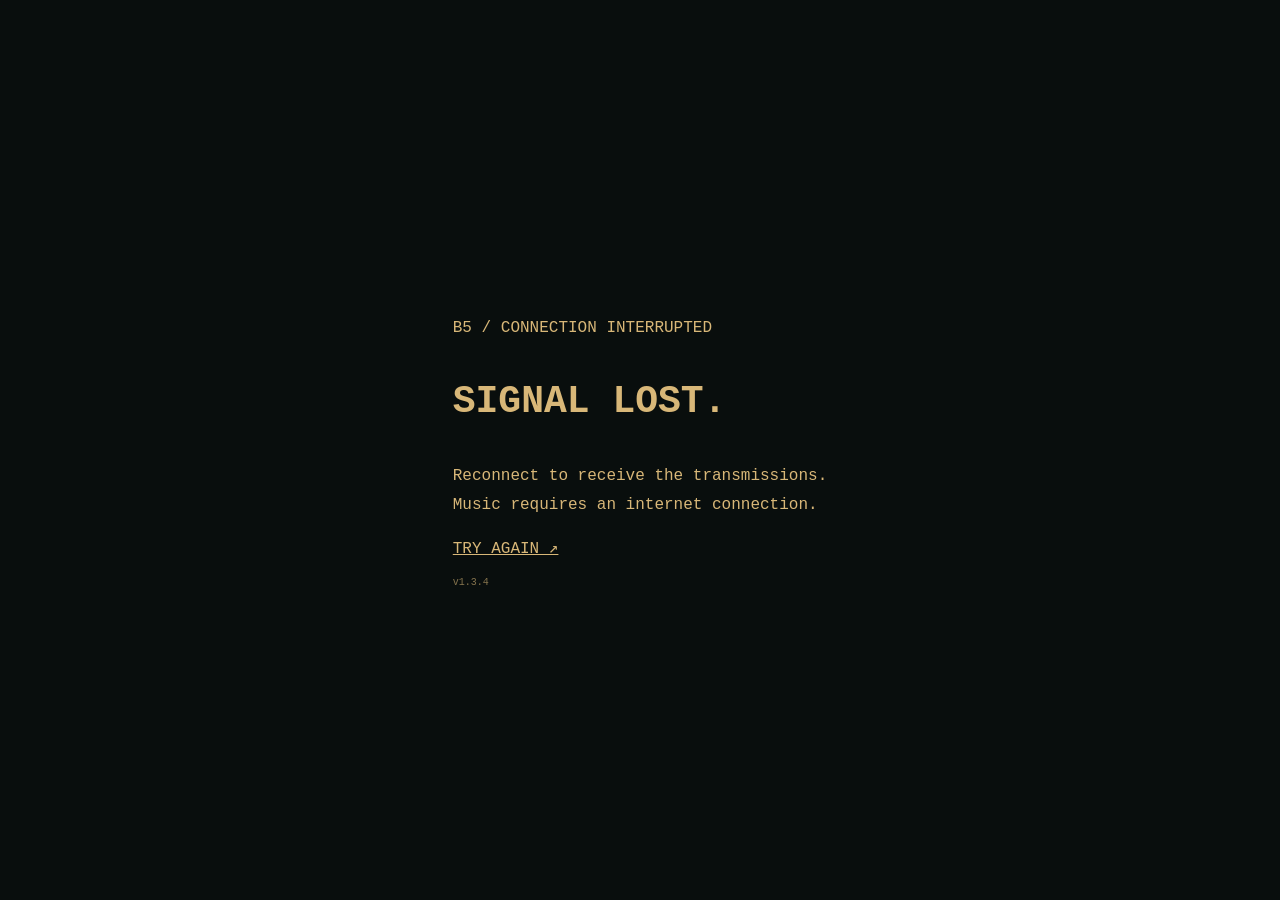
<file: offline.html>
<!doctype html><html lang="en"><head><meta charset="utf-8"><meta name="viewport" content="width=device-width,initial-scale=1"><meta name="theme-color" content="#090e0d"><meta name="robots" content="noindex"><title>JARCE / Signal lost</title><style>body{margin:0;min-height:100vh;display:grid;place-items:center;background:#090e0d;color:#d8b778;font:16px/1.8 'Courier New',monospace}main{padding:30px;max-width:450px}h1{font-size:38px}a{color:inherit}a:focus-visible{outline:2px solid}</style><link rel="icon" type="image/x-icon" href="/favicon.ico?v=b5"><link rel="icon" type="image/png" sizes="192x192" href="/assets/icons/icon-192.png"></head><body><main><p>B5 / CONNECTION INTERRUPTED</p><h1>SIGNAL LOST.</h1><p>Reconnect to receive the transmissions.<br>Music requires an internet connection.</p><a href="/">TRY AGAIN ↗</a><p style="font-size:10px;opacity:.6">v1.3.4</p></main></body></html>
</file>
<file: style.css>
@charset "UTF-8";
:root{color-scheme:dark;--bg:#0b0e0c;--text:#d8d9ce;--muted:#92998d;--amber:#d8b778;--line:#30352d}*{box-sizing:border-box}html{scroll-behavior:smooth;scroll-padding-top:25px}body{margin:0;background:var(--bg);color:var(--text);font-family:Arial,Helvetica,sans-serif}a{color:inherit;text-decoration:none}button,a{-webkit-tap-highlight-color:transparent}a:focus-visible,button:focus-visible{outline:2px solid var(--amber);outline-offset:7px}.skip{position:absolute;left:20px;top:-80px;z-index:10;background:var(--bg);padding:15px}.skip:focus{top:15px}header{height:112px;display:flex;align-items:center;justify-content:space-between;padding:0 5%;border-bottom:1px solid var(--line);position:relative;z-index:2}.label{font-size:15px;font-weight:700;letter-spacing:3px;line-height:1.2}.frequency{display:block;font:8px monospace;letter-spacing:2px;margin-top:9px;color:var(--muted)}.status,.archive-link,.eyebrow,.camera-tag,.hero-bottom,.section-top,.track small,.archive-note,.residue button,#response,footer{font-family:monospace;font-size:10px;letter-spacing:1.8px}.status{color:var(--amber)}.status i{display:inline-block;width:5px;height:5px;background:var(--amber);border-radius:50%;margin-right:9px;box-shadow:0 0 9px #d8b77880}.archive-link{border-bottom:1px solid #747a6b;padding-bottom:7px}.hero{height:730px;min-height:650px;position:relative;overflow:hidden;border-bottom:1px solid var(--line)}.scene{position:absolute;inset:0;background:radial-gradient(ellipse at 70% 45%,#393b2a55,transparent 60%),#111713;overflow:hidden}.wall{position:absolute;inset:0;background:repeating-linear-gradient(0deg,transparent 0 88px,#66705a14 89px 90px),repeating-linear-gradient(90deg,transparent 0 180px,#66705a0c 181px 182px);transform:perspective(1000px) rotateY(-8deg);opacity:.7}.scene:after{content:"";position:absolute;inset:0;background:linear-gradient(90deg,#090d0bef 0%,#090d0b80 42%,transparent 70%),linear-gradient(0deg,#090d0b 0%,transparent 30%,#090d0b44);pointer-events:none}.conduit{position:absolute;left:90%;top:0;width:4px;height:80%;background:#2a3027;box-shadow:4px 0 3px #050705}.machine{position:absolute;width:235px;height:460px;right:17%;top:100px;background:linear-gradient(100deg,#3e4231,#222a20 12%,#1b211b 94%,#0b100d 95%);border:2px solid #454936;border-radius:5px;box-shadow:20px 25px 35px #0009,-10px 5px 55px #b9b3650b;transform:perspective(1100px) rotateY(-9deg) rotateZ(-.5deg)}.machine-sign{margin:12px 12px 0;padding:13px 0;text-align:center;background:#bdb778;color:#313728;font:bold 17px monospace;letter-spacing:2px;box-shadow:0 0 22px #c5c78225,inset 0 0 15px #3b422b}.glass{position:absolute;left:13px;top:76px;width:153px;height:278px;background:linear-gradient(100deg,#6b784429,#17251c 30%,#0b160f);border:5px solid #111911;box-shadow:inset 0 0 22px #000,0 0 9px #a4b9741c;overflow:hidden}.shelves{position:absolute;inset:10px;background:repeating-linear-gradient(0deg,transparent 0 48px,#858f5570 49px,#151c12 53px,transparent 55px),repeating-linear-gradient(90deg,#6f734d44 0 16px,#111d14 17px 28px);opacity:.5}.reflection{height:100%;background:linear-gradient(110deg,transparent 20%,#d7d4a00b 21% 40%,transparent 41%)}.panel{position:absolute;right:13px;top:86px;width:39px;font:9px monospace;color:#c5c68b}.panel>span{display:block;background:#0c170d;padding:5px 1px}.keys{line-height:2.3;text-align:center;color:#9a9e78;margin-top:25px}.panel b{display:block;margin:19px 0;padding:8px 0;text-align:center;background:#cfbd75;color:#343c24;box-shadow:0 0 20px #cfbd7544}.slot{height:5px;background:#050b07}.tray{position:absolute;bottom:32px;left:20px;width:145px;height:40px;background:#060d08;border:4px solid #303b2a}.floor{position:absolute;top:78%;height:40%;width:100%;background:linear-gradient(#141c14,#0a0e0b);transform:skewY(-4deg)}.light-spill{position:absolute;right:12%;top:77%;width:370px;height:90px;background:radial-gradient(ellipse,#a6a76b18,transparent 65%);transform:rotate(-12deg)}.camera-tag{position:absolute;right:5%;top:33px;color:#a5ad9466;line-height:1.9}.camera-tag span{color:#b8bba280}.hero-copy{position:absolute;left:8%;top:140px}.eyebrow{color:var(--amber);font-weight:400}h1{font-size:clamp(90px,13vw,180px);letter-spacing:-10px;font-weight:400;margin:32px 0 18px;line-height:.85}.origin{font-size:17px;line-height:1.8;color:#b6baaa;font-weight:300}.hero-bottom{position:absolute;bottom:40px;left:5%;right:5%;display:flex;justify-content:space-between;line-height:2;color:#c2c5b6}.hero-bottom small{font:9px monospace;letter-spacing:1.7px;color:var(--muted)}.hero-bottom a{align-self:end}.hero-bottom a span{padding-left:20px;color:var(--amber)}.archive{padding:65px 8% 70px}.section-top{display:flex;align-items:center;justify-content:space-between;color:var(--muted)}.archive-heading{display:flex;align-items:center;justify-content:space-between;margin:45px 0 60px}h2{font-size:clamp(38px,5vw,65px);font-weight:400;letter-spacing:-2px;line-height:1.06;margin:0}h2 em{font-family:Georgia,serif;color:var(--amber);font-weight:400}.archive-heading>p{font-size:13px;line-height:1.9;color:#a6ad9e}.archive-heading>p span{display:block;margin-top:14px;color:#d0d1c4}.logs{border-top:1px solid var(--line)}.track{font-size:17px;letter-spacing:1.5px}.track small{display:block;color:var(--muted);font-size:8px;margin-top:10px}.archive-note{font-size:8px;margin-top:25px;color:var(--muted)}.archive-note span{padding:0 10px}.residue{text-align:center;padding:70px 20px 90px;border-top:1px solid var(--line);background:radial-gradient(ellipse at 50% 100%,#292e191f,transparent 70%)}.residue>.eyebrow{font-size:8px;color:var(--muted)}.residue>p:not(#response){font-family:Georgia,serif;font-size:38px;line-height:1.3;color:#b6bcaa}.residue button{width:48px;height:48px;background:#171e14;color:var(--amber);border:1px solid #6e7042;cursor:pointer;box-shadow:0 0 25px #d8b7780a;transition:box-shadow .4s}.residue button:hover,.residue button.active{box-shadow:0 0 30px #d8b77833}#response{font-size:8px;color:var(--muted);margin-top:25px;min-height:12px}footer{padding:27px 5%;border-top:1px solid var(--line);display:flex;justify-content:space-between;gap:20px;font-size:8px;color:var(--muted)}@media(max-width:700px){header{height:90px}.label{font-size:12px}.status{font-size:8px}.archive-link{display:none}.frequency{font-size:6px}.hero{height:710px;min-height:0}.hero-copy{left:7%;top:100px}h1{font-size:110px;letter-spacing:-7px}.origin{font-size:14px}.machine{right:7%;top:235px;transform:scale(.7);transform-origin:right top}.scene:after{background:linear-gradient(90deg,#090d0b99,transparent),linear-gradient(0deg,#090d0b,transparent 50%)}.camera-tag{font-size:8px}.hero-bottom{bottom:30px;display:block}.hero-bottom a{display:block;margin-top:25px;font-size:8px}.archive{padding:40px 6%}.section-top>span{display:none}.archive-heading{display:block;margin:25px 0 35px}.archive-heading>p{margin-top:25px;font-size:12px}.track{font-size:12px;letter-spacing:.8px}.track small{font-size:7px;letter-spacing:.8px;line-height:1.6}.residue>p:not(#response){font-size:30px}footer{flex-wrap:wrap;font-size:7px}footer>span:nth-child(2){display:none}}@media(prefers-reduced-motion:reduce){html{scroll-behavior:auto}*{transition:none!important}}

/* Worn print: typewriter ink, pasted labels and the original sleeve. */
:root{--text:#e0ddd0;--amber:#dcb578;--bg:#090e0d}
.ink-filter{position:absolute;width:0;height:0;overflow:hidden;pointer-events:none}
.scene{background:#081210 url('assets/jarce-night-signal.webp') 62% center / cover no-repeat}
.scene .wall,.scene .conduit,.scene .machine,.scene .floor,.scene .light-spill{display:none}
.scene:after{background:linear-gradient(90deg,#050b0de8 0%,#050b0d95 38%,#050b0d12 72%),linear-gradient(0deg,#090e0d 0%,transparent 30%,#090e0d33)}
.hero-copy{top:165px}
h1,h2,.track,.label{font-family:'Courier New',Courier,monospace;font-weight:700;filter:url('#worn-ink')}
h1{font-size:clamp(90px,12vw,165px);letter-spacing:-9px;transform:rotate(-2deg);text-shadow:1px 0 currentColor,-1px 1px #e0ddd066}
h2{font-size:clamp(34px,4.7vw,60px);letter-spacing:-3px;line-height:1.04;transform:rotate(-.8deg);text-transform:uppercase}
h2 em{font-family:inherit;font-style:normal;color:var(--amber)}
.label{letter-spacing:-.4px;line-height:.95;font-size:18px;transform:rotate(-2deg)}
.frequency{filter:none;letter-spacing:1.4px;font-weight:400;line-height:1.5;font-size:7px}
.track{font-size:18px;letter-spacing:-.5px}.track small{font-weight:400;letter-spacing:1.3px}
.origin{font-family:'Courier New',Courier,monospace;font-size:16px}
.residue>p:not(#response){font-family:'Courier New',Courier,monospace;font-weight:700;letter-spacing:-1.5px;filter:url('#worn-ink');transform:rotate(-1deg)}
.residue button{font-weight:bold;border-radius:2px;transform:rotate(2deg);background:#c4ad72;color:#16201b;box-shadow:0 0 20px #d8b77822}
@media(max-width:700px){.scene{background-size:auto 100%;background-position:70% center}.scene:after{background:linear-gradient(90deg,#050b0dc9,#050b0d22),linear-gradient(0deg,#090e0d,transparent 45%)}.hero-copy{top:145px}h1{font-size:110px;letter-spacing:-8px}.track{font-size:13px}.label{font-size:15px}.origin{font-size:14px}h2{letter-spacing:-2px}}

/* Two recovered posters; original artwork remains uncropped. */
.poster-logs{display:flex;flex-direction:column;gap:0}
.transmission{min-width:0;border-top:1px solid var(--line);padding-top:18px}
.transmission:nth-child(2){margin-top:0}
.transmission-meta{display:flex;justify-content:space-between;gap:15px;font:9px monospace;letter-spacing:1.5px;color:var(--muted);margin-bottom:18px}
.transmission-meta span:last-child{color:var(--amber)}
.poster-link{display:block;transition:transform .3s ease}
.poster-link:hover{transform:translateY(-3px)}
.poster-link img{display:block;width:100%;height:auto;background:#101512}
@media(max-width:700px){.poster-logs{gap:0}.transmission:nth-child(2){margin-top:0}.transmission-meta{font-size:8px}}

/* Street receiver: stamped metal, amber indicators, tactile transport. */
.signal-player{margin:0 0 30px;padding:18px;background:repeating-linear-gradient(172deg,transparent 0 30px,#e2d5b006 31px 32px),linear-gradient(130deg,#242a22,#101713);border:1px solid #565c49;box-shadow:inset 0 0 0 3px #0a100d,3px 4px 0 #0006}
.deck-label{display:flex;justify-content:space-between;gap:12px;font:9px 'Courier New',monospace;letter-spacing:1.5px;color:var(--amber);margin-bottom:16px}
.signal-player audio{width:100%}.signal-player.enhanced audio{display:none}
.transport{display:grid;grid-template-columns:64px minmax(0,1fr);gap:16px;align-items:center}
.transport button{min-width:56px;min-height:56px;border:1px solid #a99564;background:#c6af77;color:#101b16;box-shadow:inset 0 0 0 3px #b39c67,2px 3px 0 #0008;cursor:pointer;font:bold 19px monospace}
.transport button:active{transform:translateY(2px);box-shadow:inset 0 0 0 3px #b39c67}
.deck-readout{display:flex;justify-content:space-between;gap:8px;font:10px monospace;color:#cbd1bd;font-variant-numeric:tabular-nums}
.deck-state{color:var(--amber);font-size:9px;letter-spacing:1px}.deck-clock{white-space:nowrap}
.deck-seek{width:100%;margin:10px 0 0;min-height:28px;accent-color:var(--amber);cursor:pointer}
.deck-seek:disabled{opacity:.4;cursor:default}.deck-seek:focus-visible{outline:2px solid var(--amber);outline-offset:3px}
.deck-message{font:11px/1.6 monospace;color:#e7c9a0;margin:10px 0 0}.deck-message:empty{display:none}
.signal-player.is-playing{border-color:#b49b64}
@media(max-width:400px){.signal-player{padding:14px}.transport{grid-template-columns:50px minmax(0,1fr);gap:10px}.transport button{min-width:48px;min-height:48px}.deck-readout{font-size:9px}.deck-state{font-size:8px}}

/* Each transmission occupies its own chapter below the album introduction. */
.poster-logs{display:flex;flex-direction:column;gap:0}.poster-logs>.transmission{width:100%;flex:none}
.transmission,.transmission:nth-child(2){margin-top:0;padding-top:30px;padding-bottom:75px}
.transmission+.transmission{padding-top:55px}
.song-heading{margin:30px 0 35px}
.song-heading .track{font-size:clamp(25px,3.2vw,44px);line-height:1.12;letter-spacing:-1.5px;margin:0 0 16px;max-width:850px}
.song-heading>p{font:12px/1.8 'Courier New',monospace;color:var(--muted);margin:0}
.song-layout{display:grid;grid-template-columns:minmax(0,1fr) minmax(0,1fr);gap:7%;align-items:start}
.song-art{min-width:0}
.song-art .signal-player{margin-top:22px}
.song-text{min-width:0}
.lyrics>.eyebrow,.song-fragment>.eyebrow:first-child{margin:0 0 30px}
.stanza{margin:0 0 35px}
.stanza h2{font:10px 'Courier New',monospace;letter-spacing:1.5px;color:var(--amber);font-weight:400;margin:0 0 13px;filter:none;transform:none;text-transform:none}
.stanza p,.song-fragment>p:not(.eyebrow){font:15px/1.9 'Courier New',monospace;color:#c3c8b9;margin:0;overflow-wrap:anywhere}
.song-fragment>p:not(.eyebrow){margin-bottom:30px}
@media(max-width:700px){.song-layout{grid-template-columns:1fr;gap:30px}.song-heading{margin:25px 0}.song-heading .track{font-size:29px}.song-heading>p{font-size:11px}.transmission,.transmission:nth-child(2){padding-bottom:40px}.transmission+.transmission{padding-top:40px}.stanza p{font-size:14px}.song-text{padding-top:8px}}

/* Feather the artwork perimeter into the page without blurring its lettering. */
.poster-link{position:relative;isolation:isolate;background:var(--bg)}
.poster-link::after{content:"";position:absolute;inset:-1px;pointer-events:none;background:linear-gradient(to right,var(--bg) 0%,transparent 7%,transparent 93%,var(--bg) 100%),linear-gradient(to bottom,var(--bg) 0%,transparent 5%,transparent 93%,var(--bg) 100%);border-radius:inherit}
.poster-link img{background:transparent}
.poster-link:hover{transform:none}
@media(max-width:700px){.poster-link::after{background:linear-gradient(to right,var(--bg),transparent 5%,transparent 95%,var(--bg)),linear-gradient(to bottom,var(--bg),transparent 4%,transparent 95%,var(--bg))}}

/* Permanent release pages share the street archive typography. */
.page-path,.record-link{font:10px/1.8 'Courier New',monospace;letter-spacing:1px;color:var(--amber)}
.page-path{margin:0 0 45px}.page-path a:hover,.record-link:hover{text-decoration:underline}
.record-link{display:inline-block;margin:12px 0 0;padding:12px 0;border-bottom:1px solid var(--line)}
.song-heading h1.track{margin:0 0 16px;transform:none;text-shadow:none}
.album-title{font:700 clamp(32px,6vw,80px)/1.05 'Courier New',monospace;letter-spacing:-2px;transform:none;filter:url('#worn-ink');margin:30px 0 50px}
.album-title em{font-style:normal;color:var(--amber)}
.album-overview{display:grid;grid-template-columns:minmax(0,1fr) minmax(0,1fr);gap:7%;align-items:start}
.album-copy>p{font:15px/1.9 'Courier New',monospace;color:#c3c8b9;margin:0 0 24px}
.album-copy>.eyebrow{color:var(--amber);font-size:11px}
.record-index-title{font:700 22px/1.3 'Courier New',monospace;letter-spacing:-1px;transform:none;margin:40px 0 20px}
.release-index{list-style:none;margin:0;padding:0}
.release-index li{border-top:1px solid var(--line)}
.release-index a{display:block;padding:20px 0;font:700 16px/1.5 'Courier New',monospace}
.release-index small{display:block;font-size:11px;font-weight:400;color:var(--muted);margin-top:8px}
@media(max-width:700px){.album-overview{grid-template-columns:1fr;gap:35px}.page-path{font-size:9px}.album-title{font-size:34px;letter-spacing:-1.5px}.song-heading h1.track{font-size:29px;letter-spacing:-1.5px}}

/* A failing fluorescent sign: two brief voltage dips, then a long steady hold. */
.hero #identity{
  animation:jarce-fluorescent 8.7s steps(1,end) infinite;
  transform-origin:48% 55%;
}
@keyframes jarce-fluorescent{
  0%,7%,100%{opacity:1;transform:rotate(-2deg) translate(0,0);text-shadow:1px 0 currentColor,-1px 1px #e0ddd066,0 0 10px #d5e8bd22}
  1%{opacity:.42;transform:rotate(-2deg) translate(-2px,1px) skewX(-1deg);text-shadow:-2px 0 #86b8ae77,2px 0 #d6b67966}
  1.5%{opacity:1;transform:rotate(-2deg) translate(2px,-1px);text-shadow:1px 0 currentColor,0 0 14px #d5e8bd44}
  1.9%{transform:rotate(-2deg) translate(-1px,0)}
  2.3%{transform:rotate(-2deg) translate(0,0)}
  6%{opacity:.55;transform:rotate(-2deg) translate(1px,1px) skewX(1deg);text-shadow:2px 0 #86b8ae66,-2px 0 #d6b67955}
  6.5%{opacity:1;transform:rotate(-2deg) translate(-2px,-1px);text-shadow:1px 0 currentColor,0 0 12px #d5e8bd33}
  6.8%{transform:rotate(-2deg) translate(1px,0)}}
@media(prefers-reduced-motion:reduce){
  .hero #identity{animation:none;opacity:1;transform:rotate(-2deg)}}

/* B5 is an unlit physical key until the visitor supplies the signal. */
.residue #b5{background:linear-gradient(145deg,#303128,#171e17);color:#ada88c;border:2px solid #6e7059;box-shadow:inset 0 1px 2px #d8d4ad22,0 3px 0 #020503;transition:background .18s,color .18s,box-shadow .18s,border-color .18s}
.residue #b5.active{background:radial-gradient(ellipse at 50% 40%,#ffe7a1,#f5b943 65%,#d68326);color:#30200b;border-color:#ffd986;box-shadow:inset 0 0 10px #fff0b8,0 0 16px #f7b33b99,0 0 42px #ef9e3255,0 3px 0 #4a3012}
@media(prefers-reduced-motion:reduce){.residue #b5{transition:none}}/* Home: poster and player only; full lyrics live on each song page. */
.song-layout--solo{grid-template-columns:minmax(0,560px);justify-content:center}.song-layout--solo+.record-link{display:table;margin:18px auto 0}
/* Full poster viewer: an in-page layer with a visible way out (installed app has no back button). */
.poster-viewer{width:100vw;height:100vh;max-width:none;max-height:none;margin:0;padding:56px 16px 16px;border:0;background:#050807f2;color:var(--text);box-sizing:border-box}
.poster-viewer[open]{display:grid;place-items:center}
.poster-viewer::backdrop{background:#050807cc}
.poster-viewer img{max-width:100%;max-height:calc(100vh - 80px);width:auto;height:auto;object-fit:contain;cursor:zoom-out}
.poster-close{position:fixed;top:12px;right:12px;min-width:48px;min-height:48px;padding:0 16px;font:700 11px/1 'Courier New',monospace;letter-spacing:1.5px;color:var(--amber);background:#0b0e0c;border:1px solid var(--line);cursor:pointer}
.poster-close:hover,.poster-close:focus-visible{border-color:var(--amber)}
.poster-close:focus-visible{outline:2px solid var(--amber);outline-offset:3px}
.poster-link{cursor:zoom-in}

.track-controls{display:flex;justify-content:space-between;gap:16px;flex-wrap:wrap;margin-top:18px}.track-controls a,.track-controls button{font:12px/1.5 monospace;color:var(--amber);background:transparent;border:1px solid var(--line);padding:12px;cursor:pointer}.track-controls button:disabled{opacity:.35;cursor:default}

.inline-lyrics{max-width:760px;margin:20px auto;padding:18px;border:1px solid var(--line)}.inline-lyrics summary{cursor:pointer;color:var(--amber);font:14px/1.6 monospace;padding:8px}.inline-lyrics .lyrics{margin-top:24px}.inline-lyrics summary:focus-visible{outline:2px solid var(--amber);outline-offset:4px}.stanza h4{font:10px monospace;letter-spacing:1.5px;color:var(--amber);margin:0 0 13px}

.motion-poster{position:absolute;inset:0;width:100%;height:100%;object-fit:contain;opacity:0;pointer-events:none}.motion-visible .motion-poster{opacity:1}
</file>
